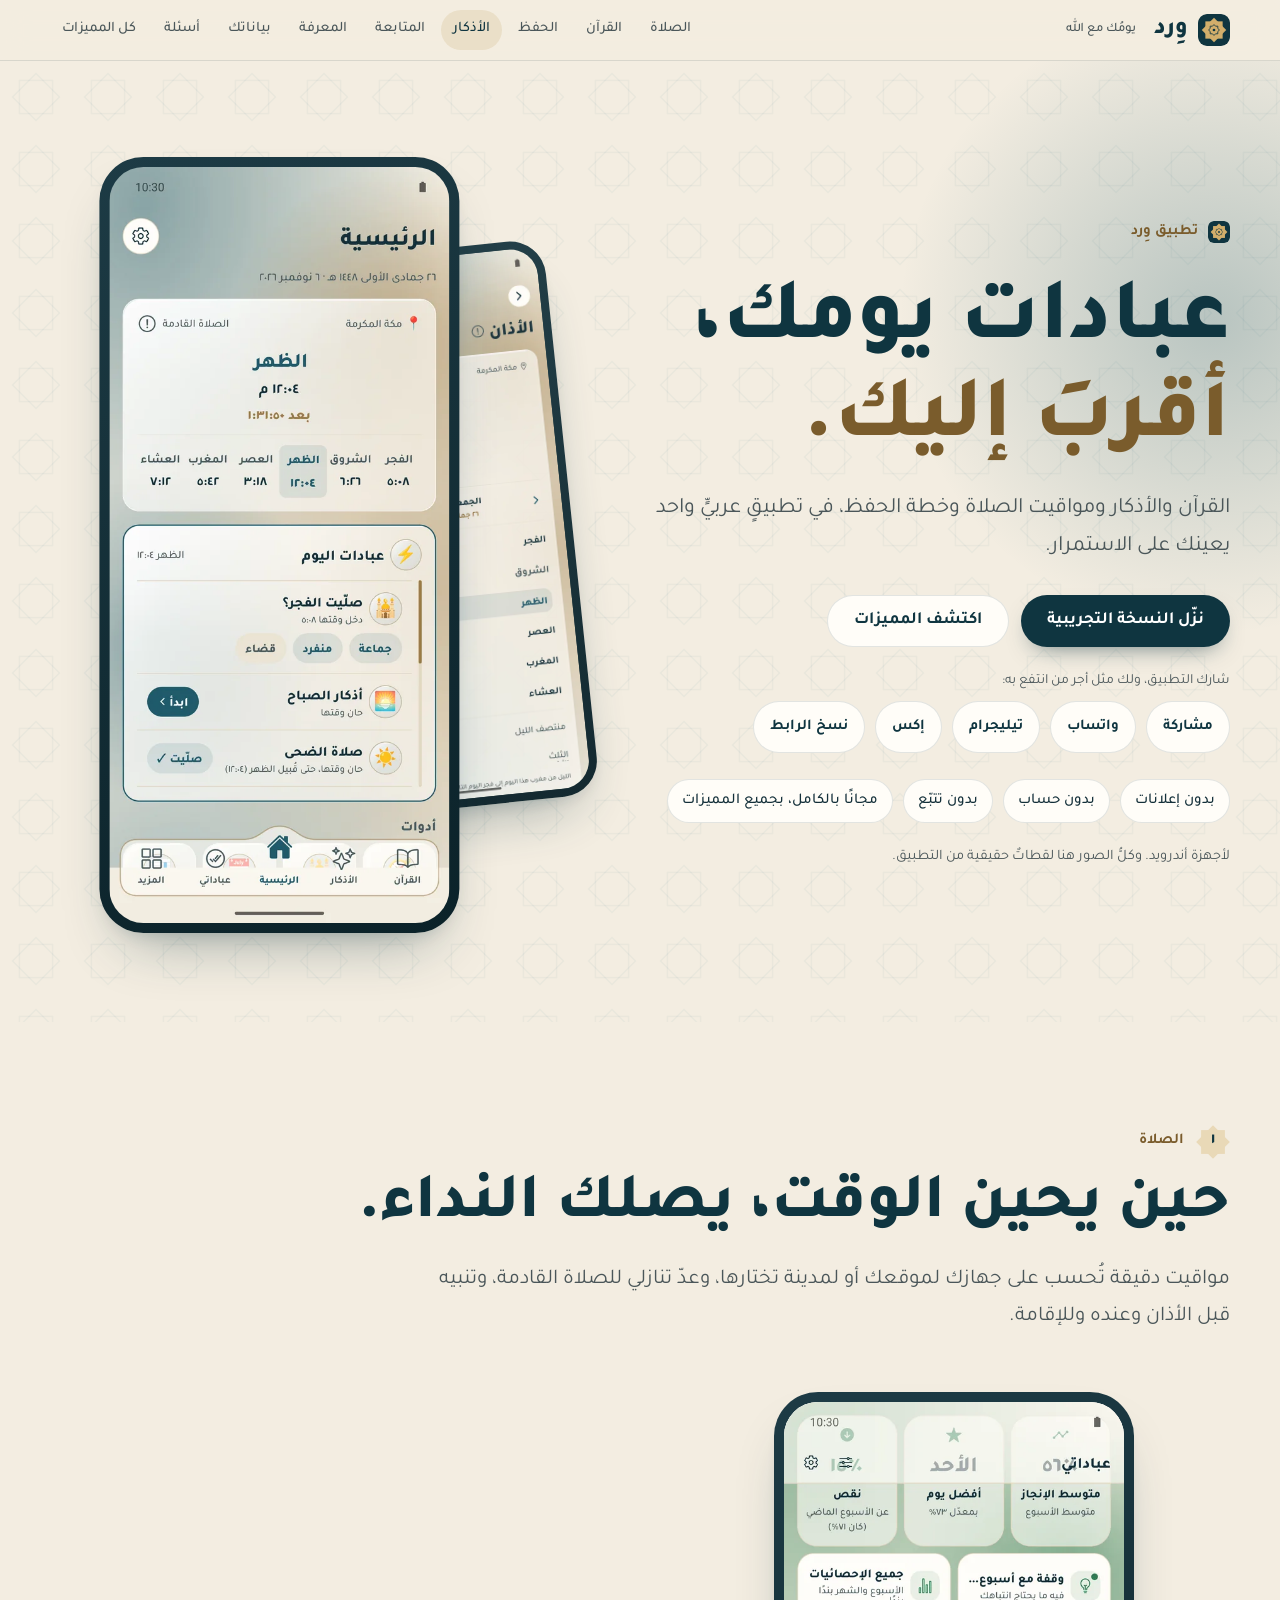
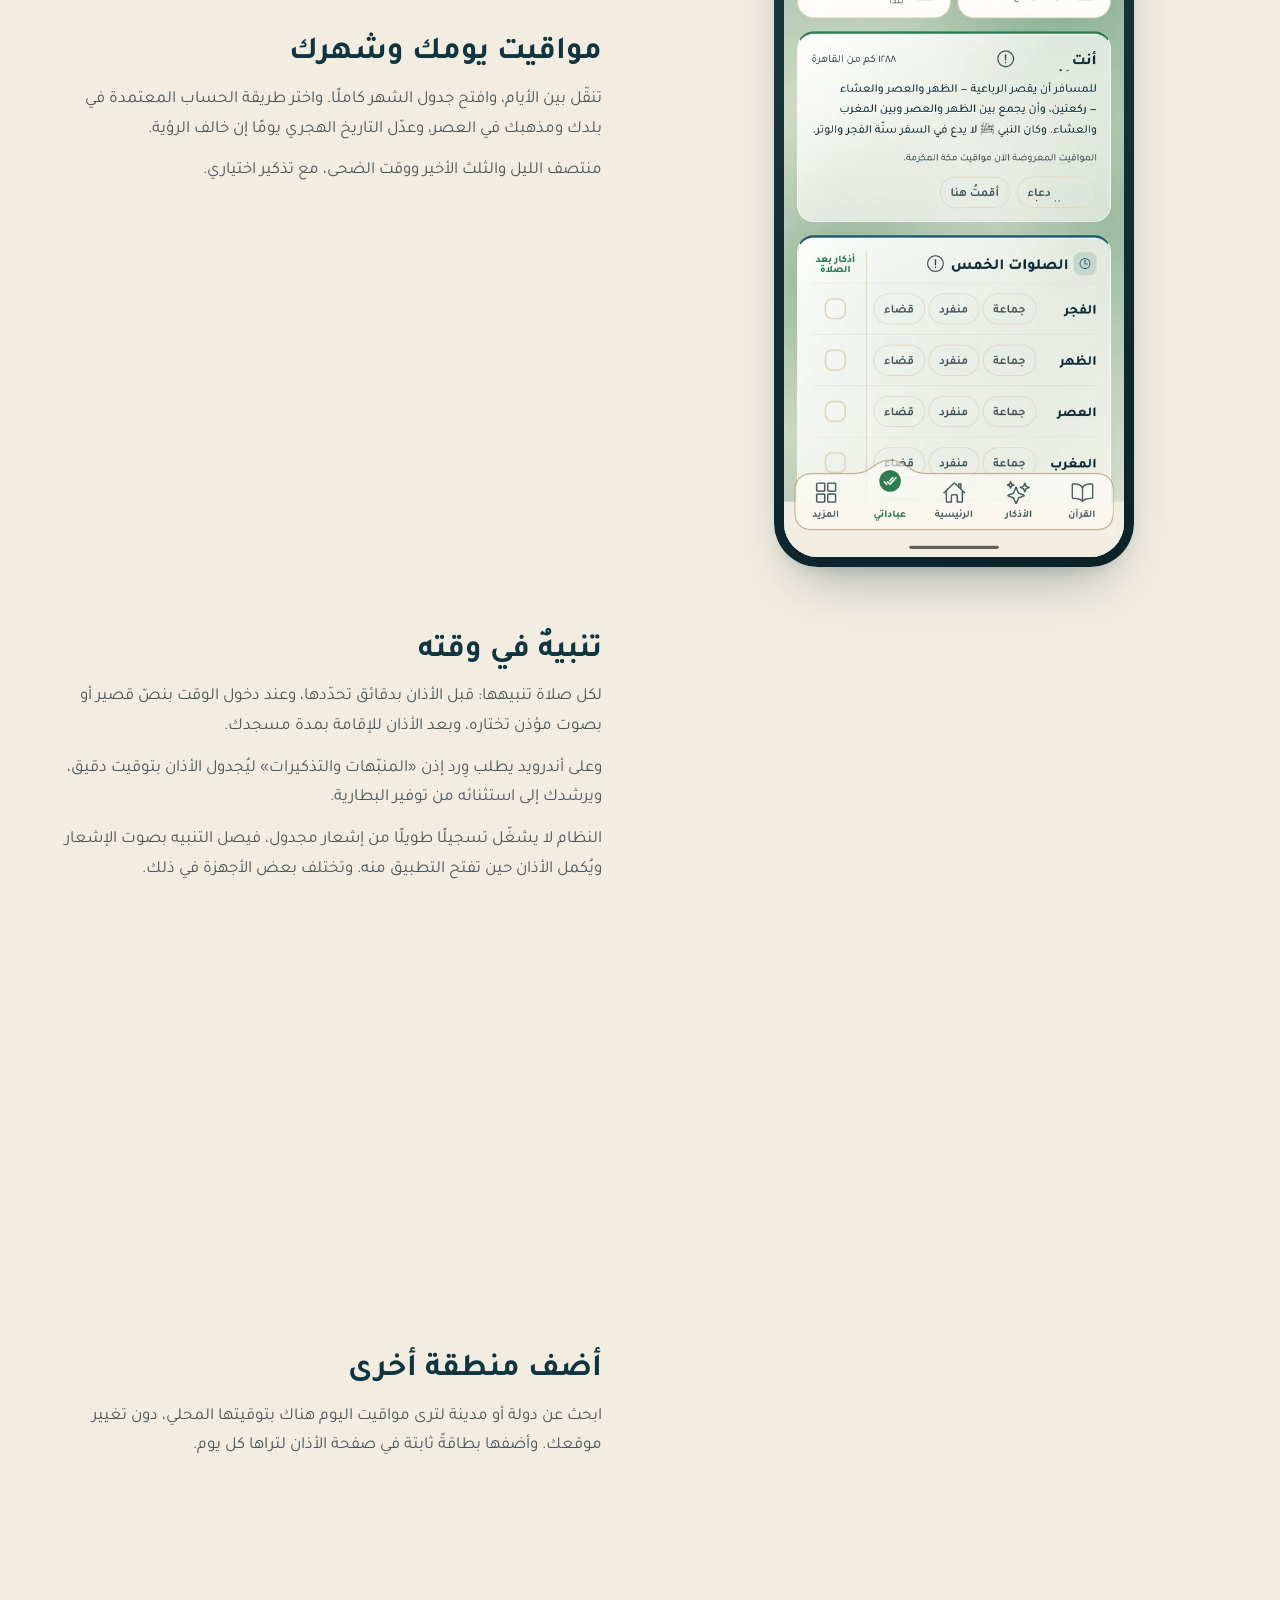
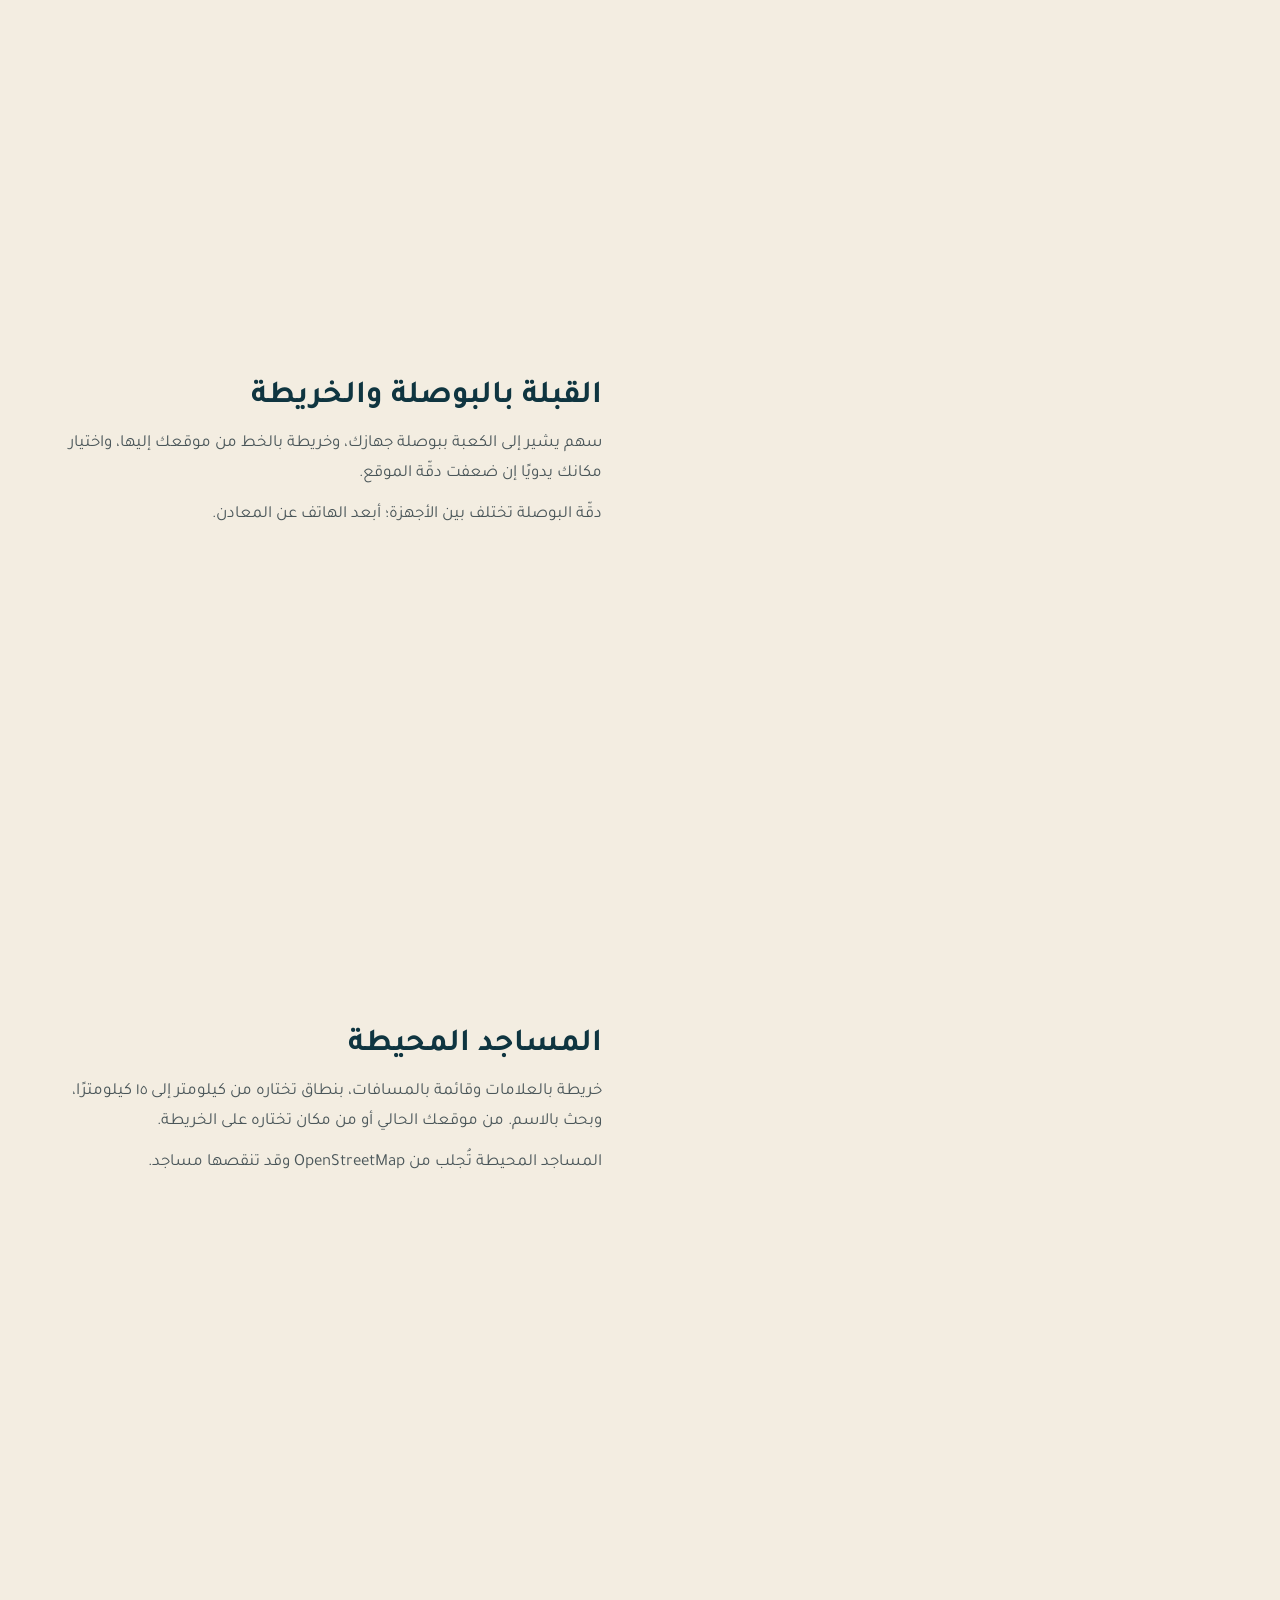
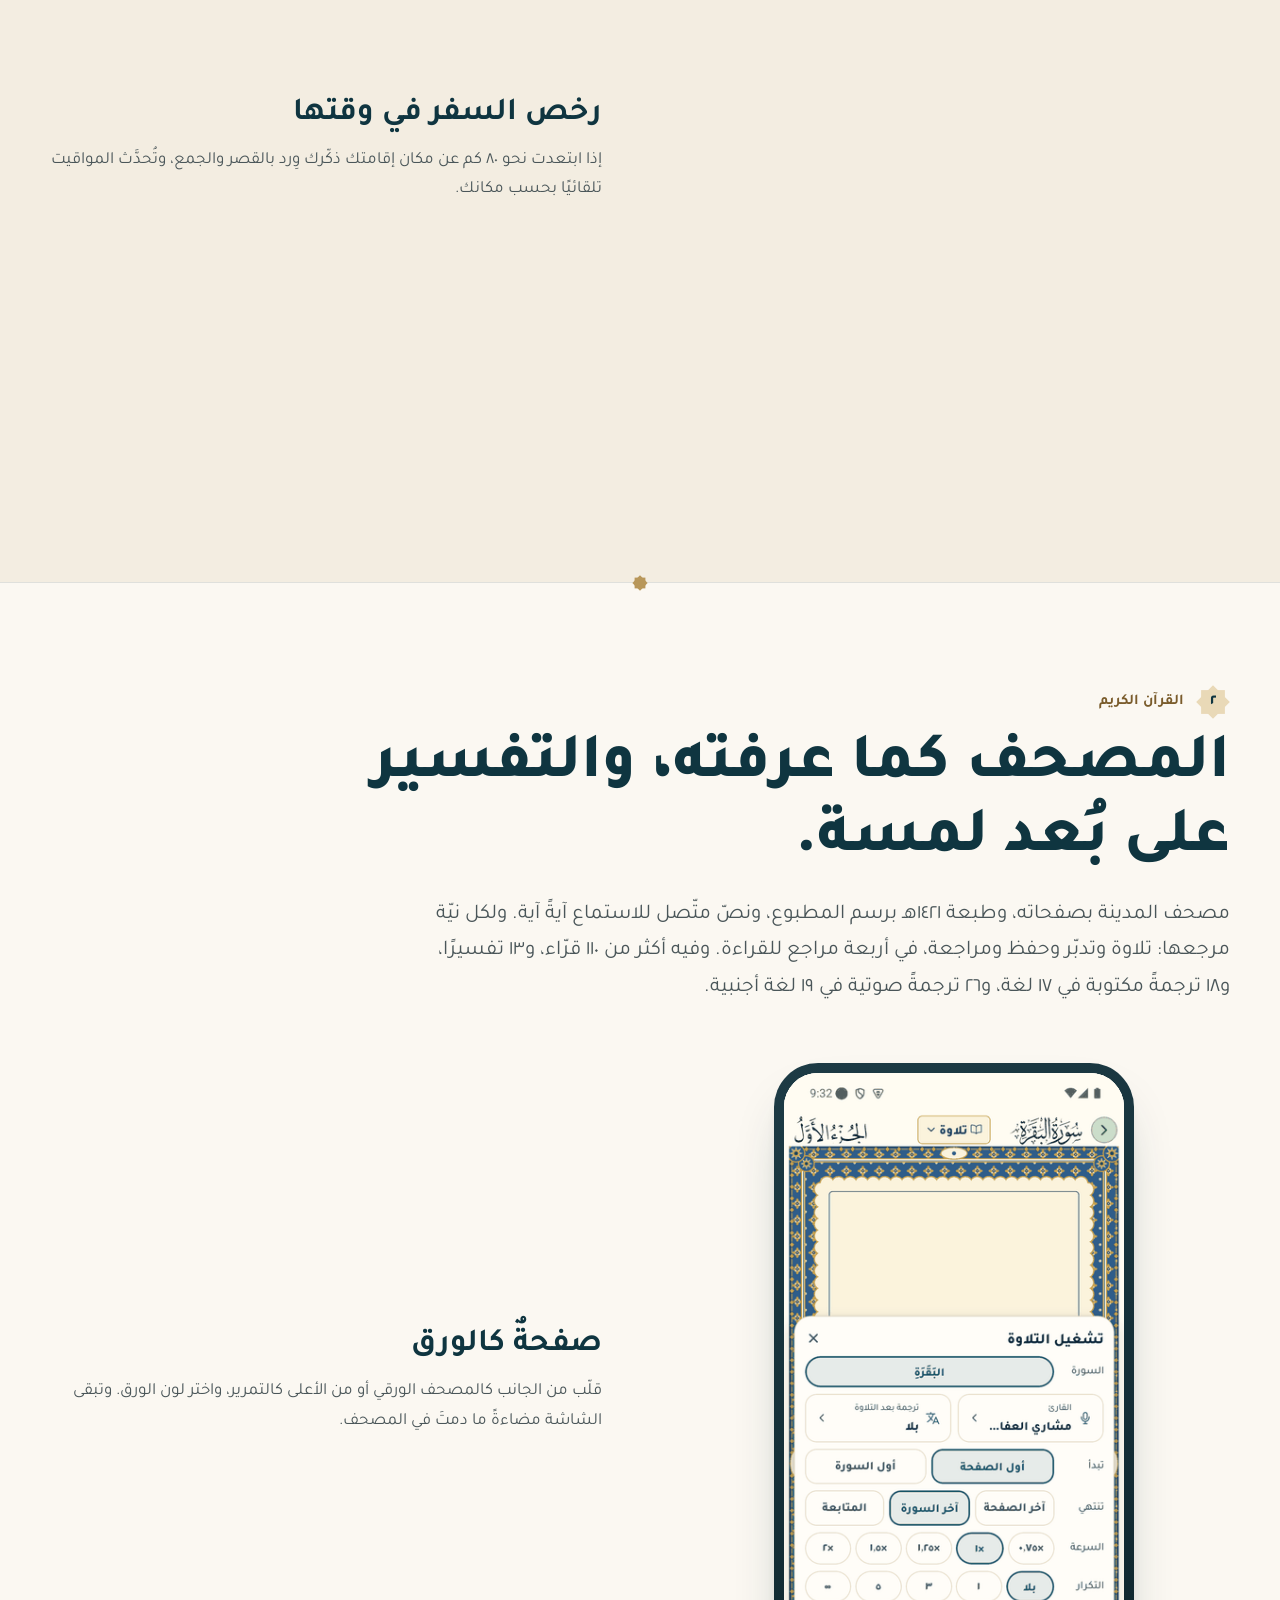
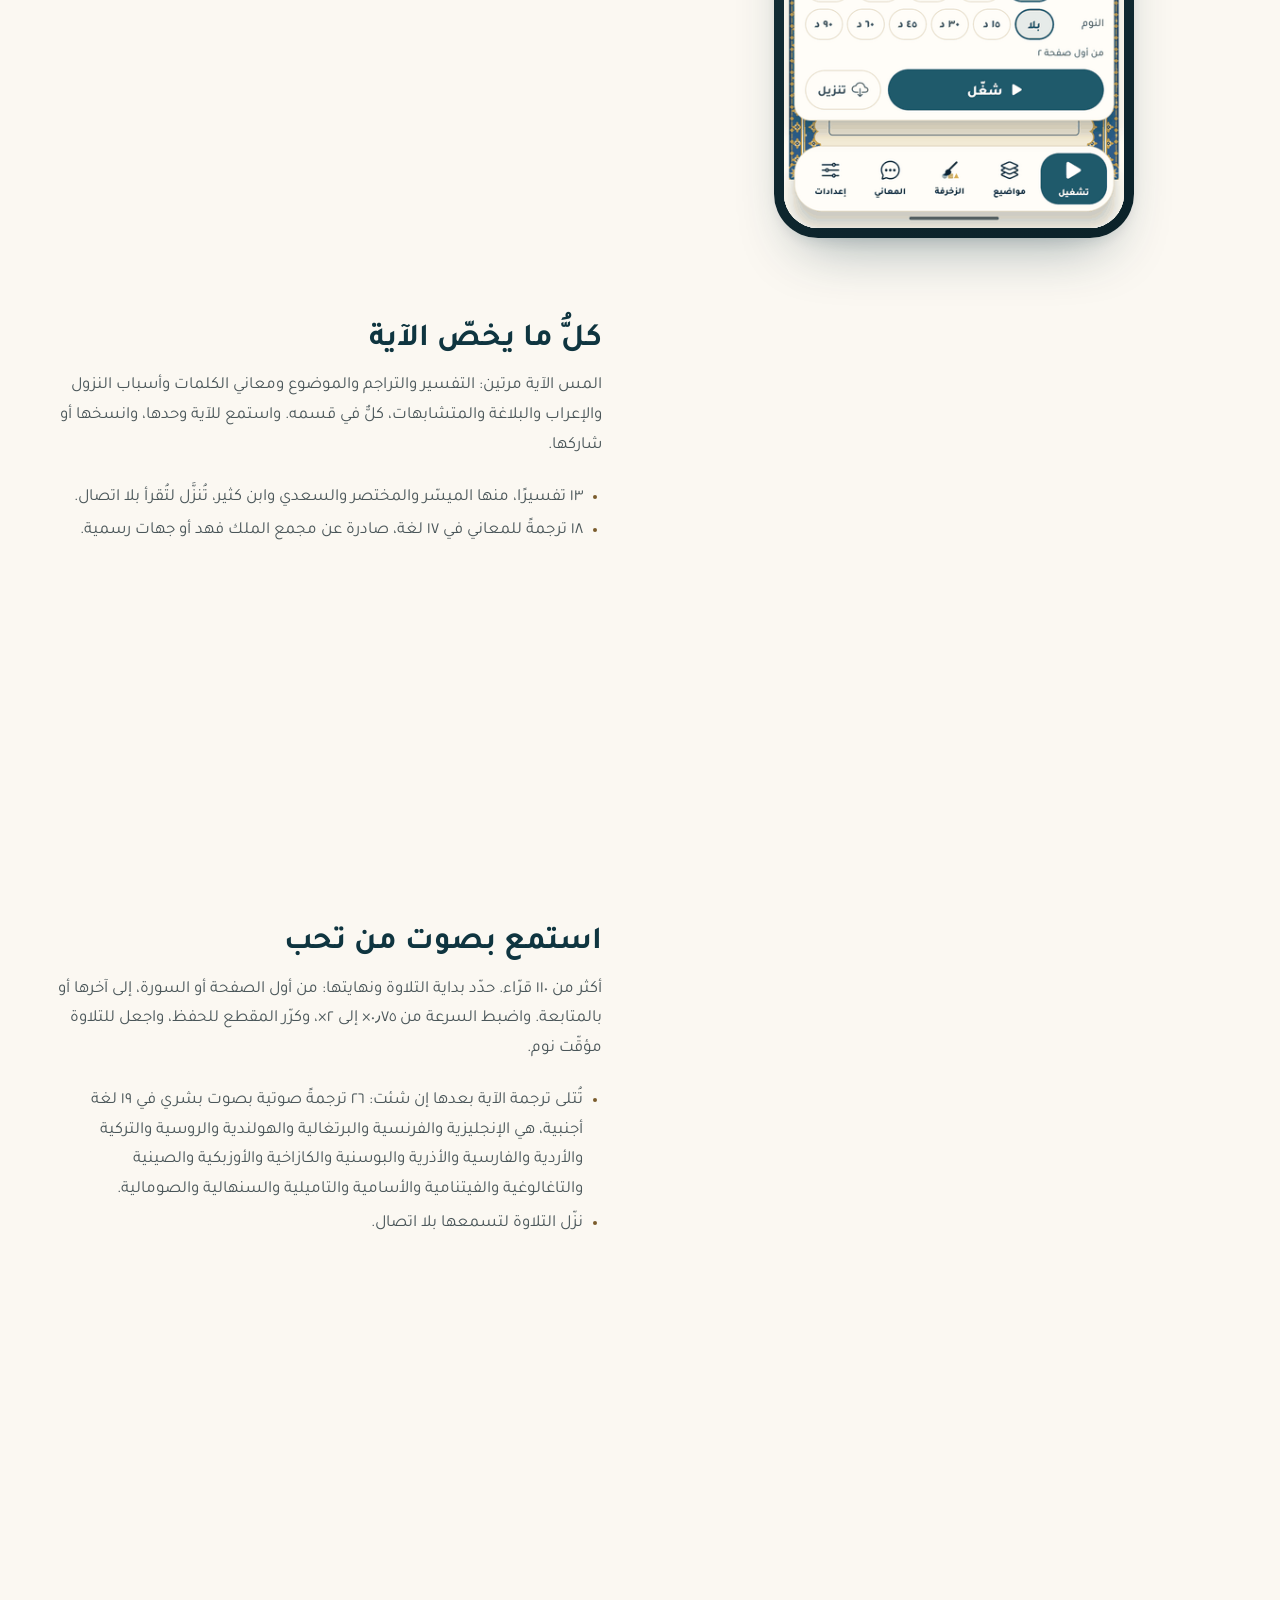
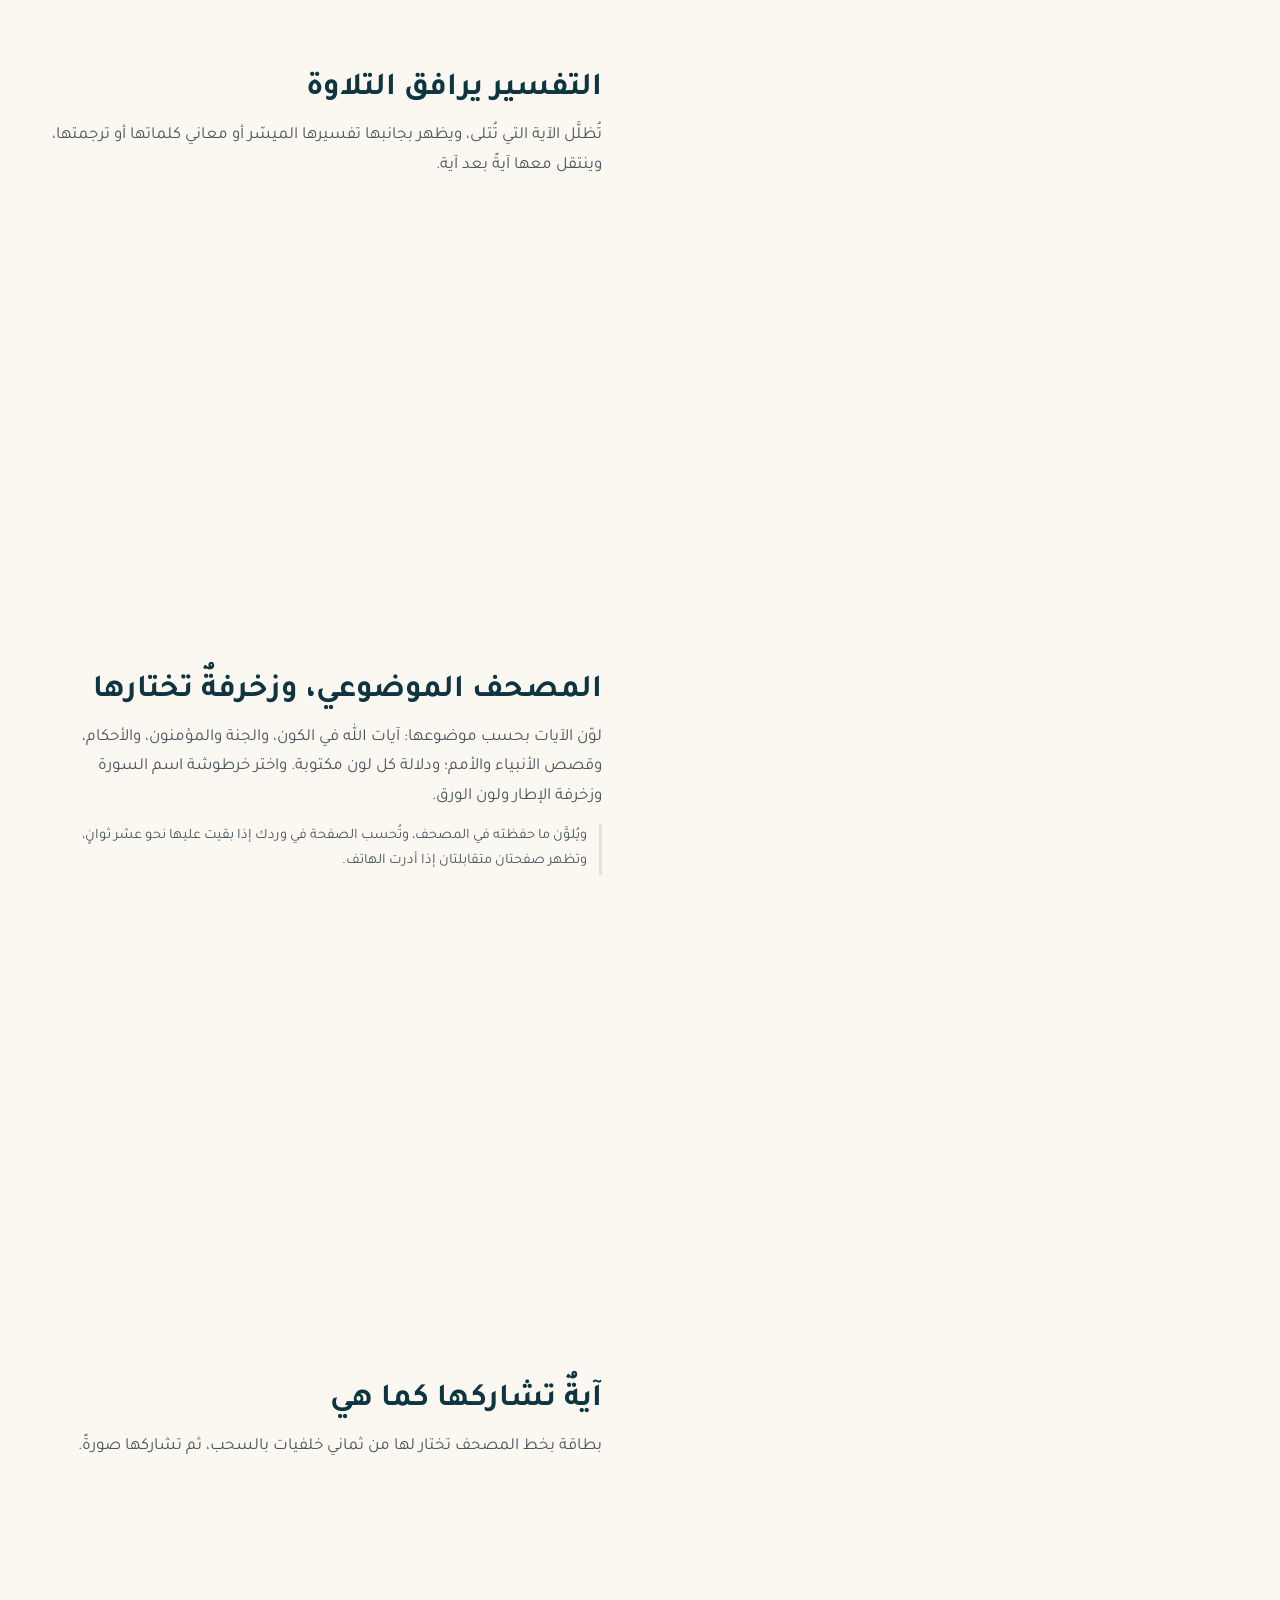
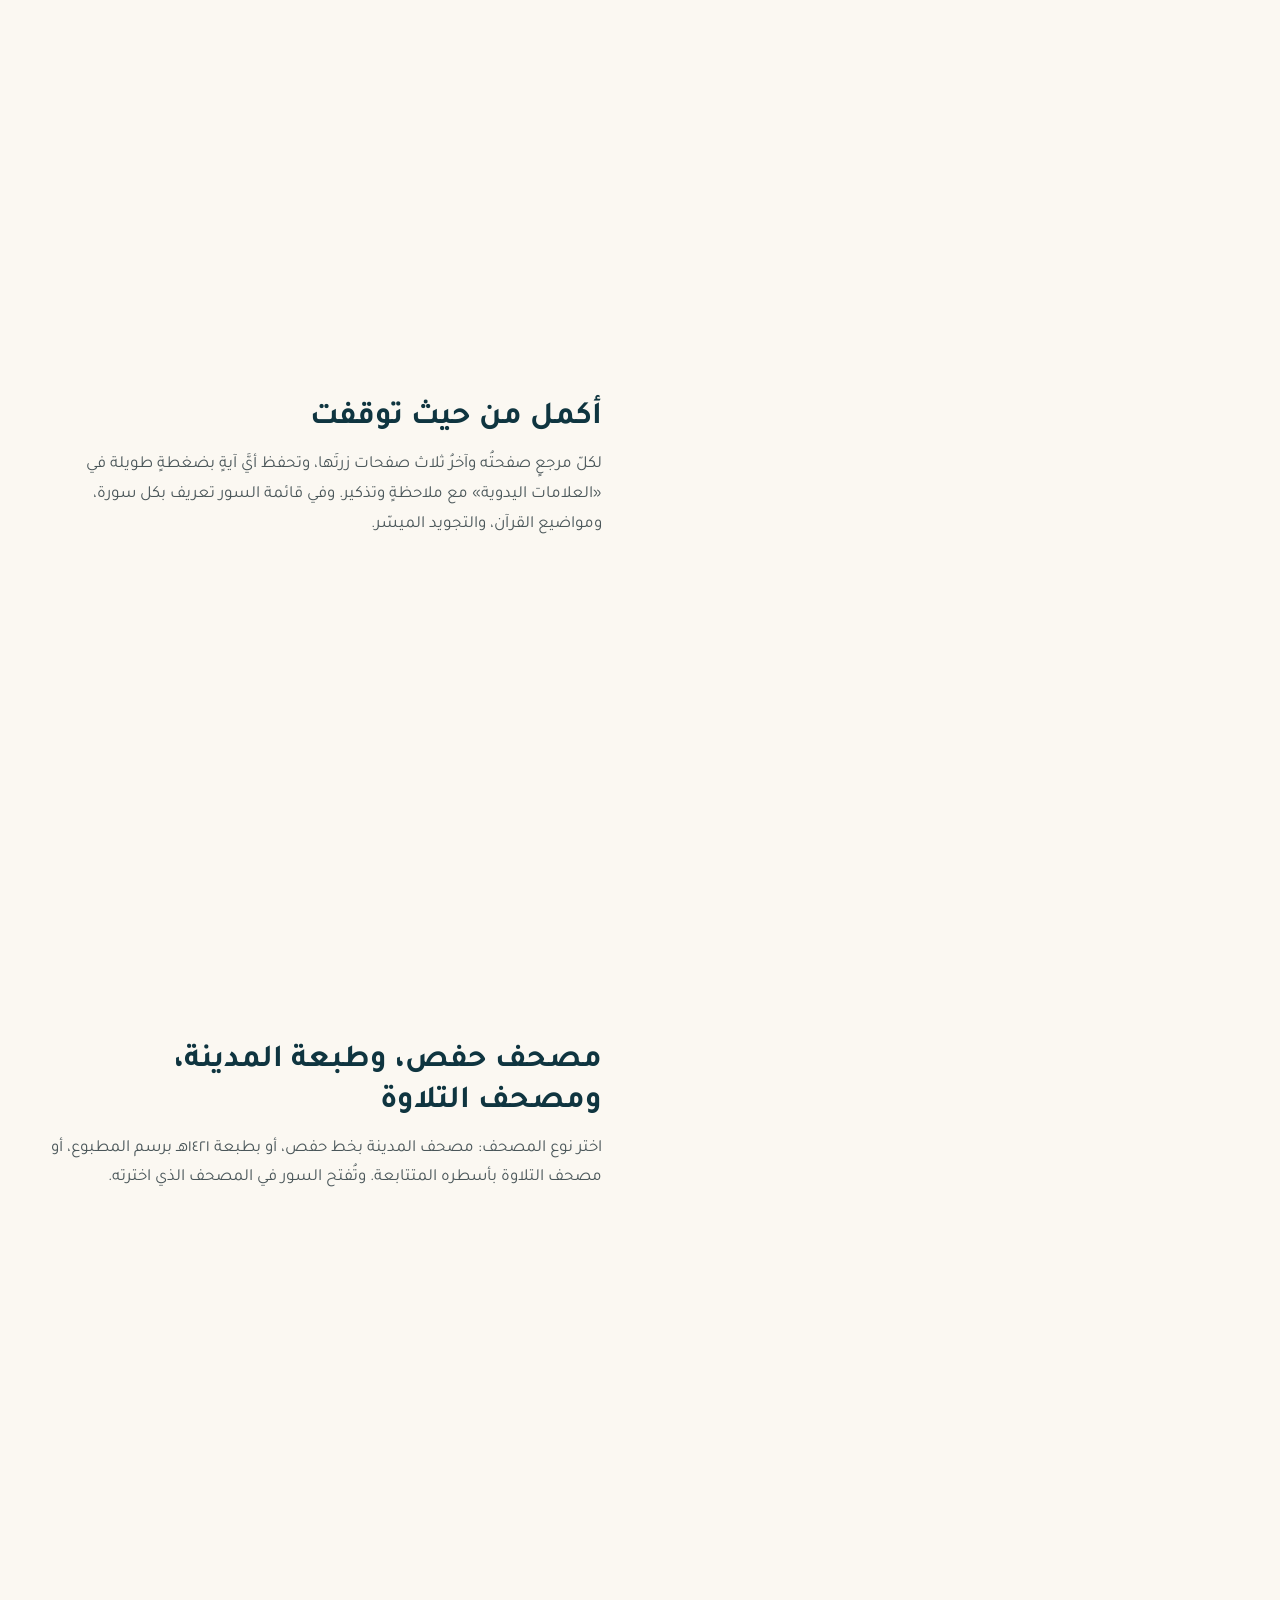
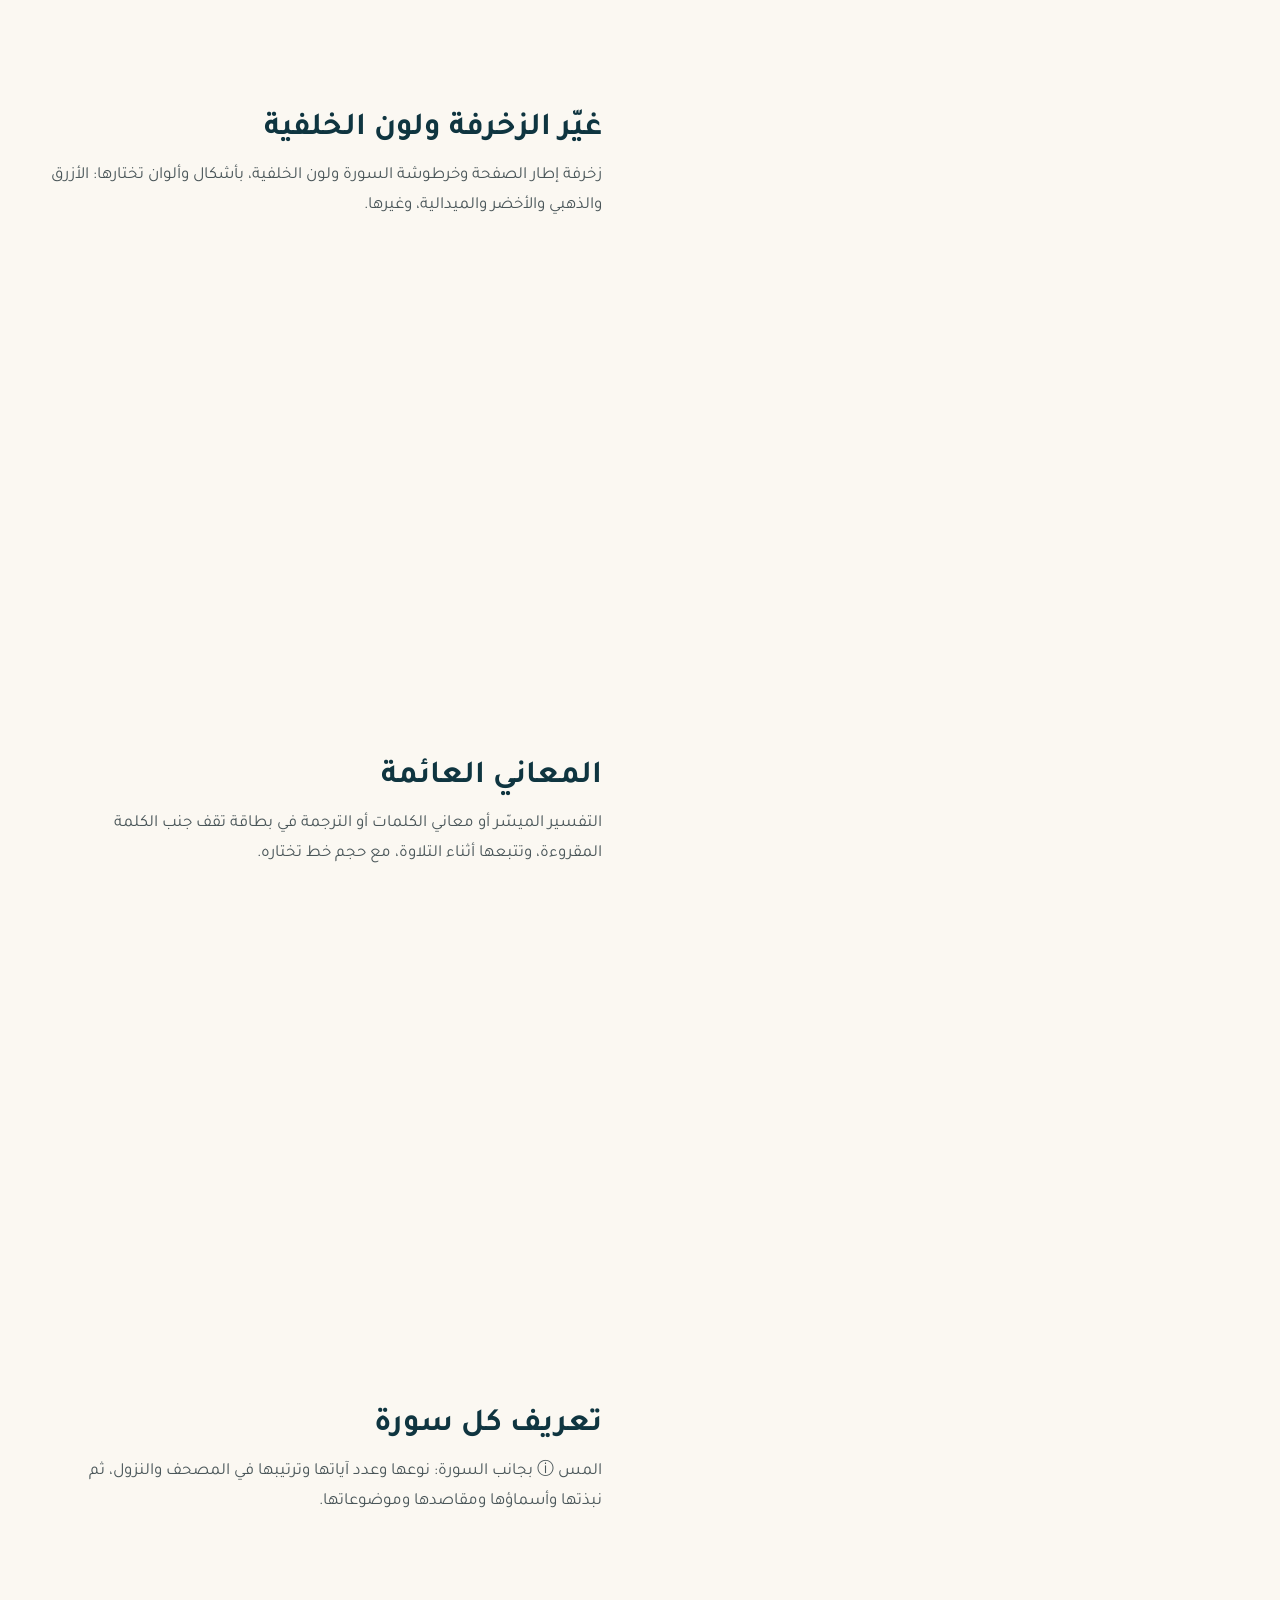
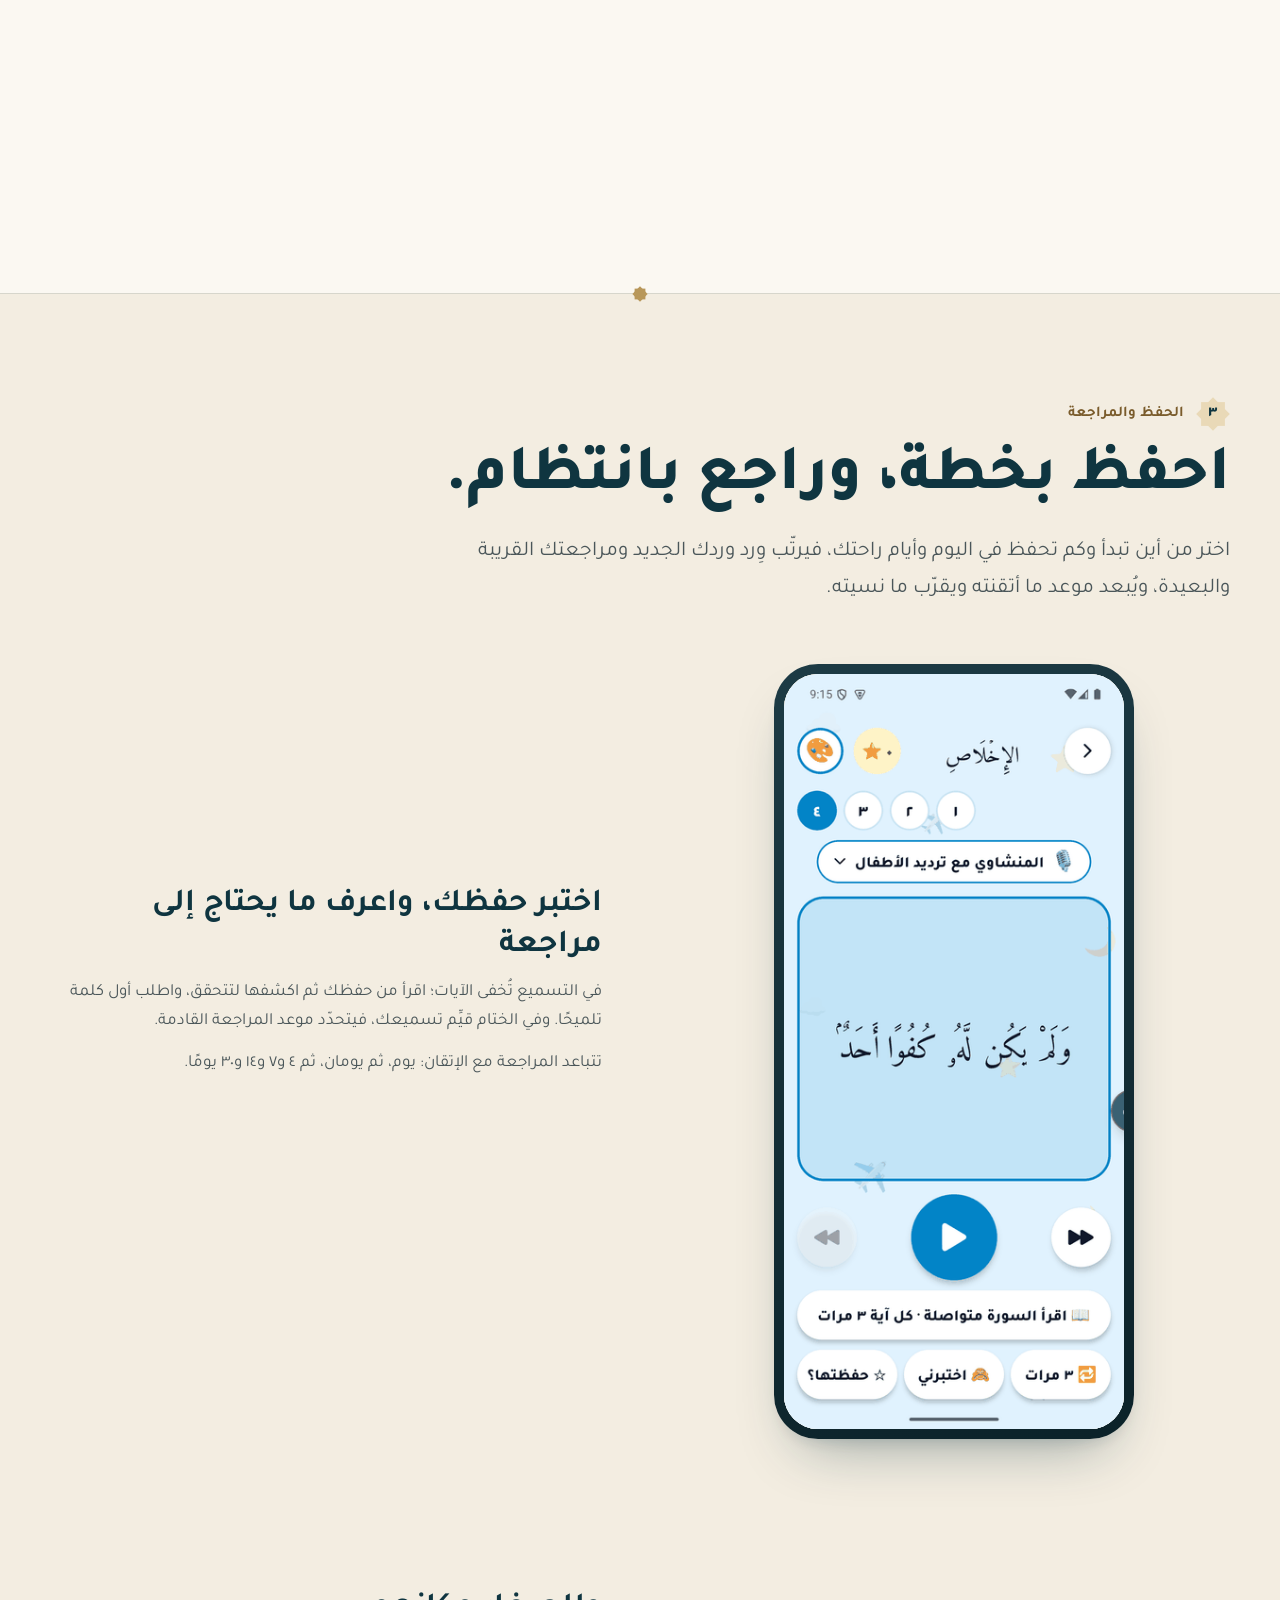
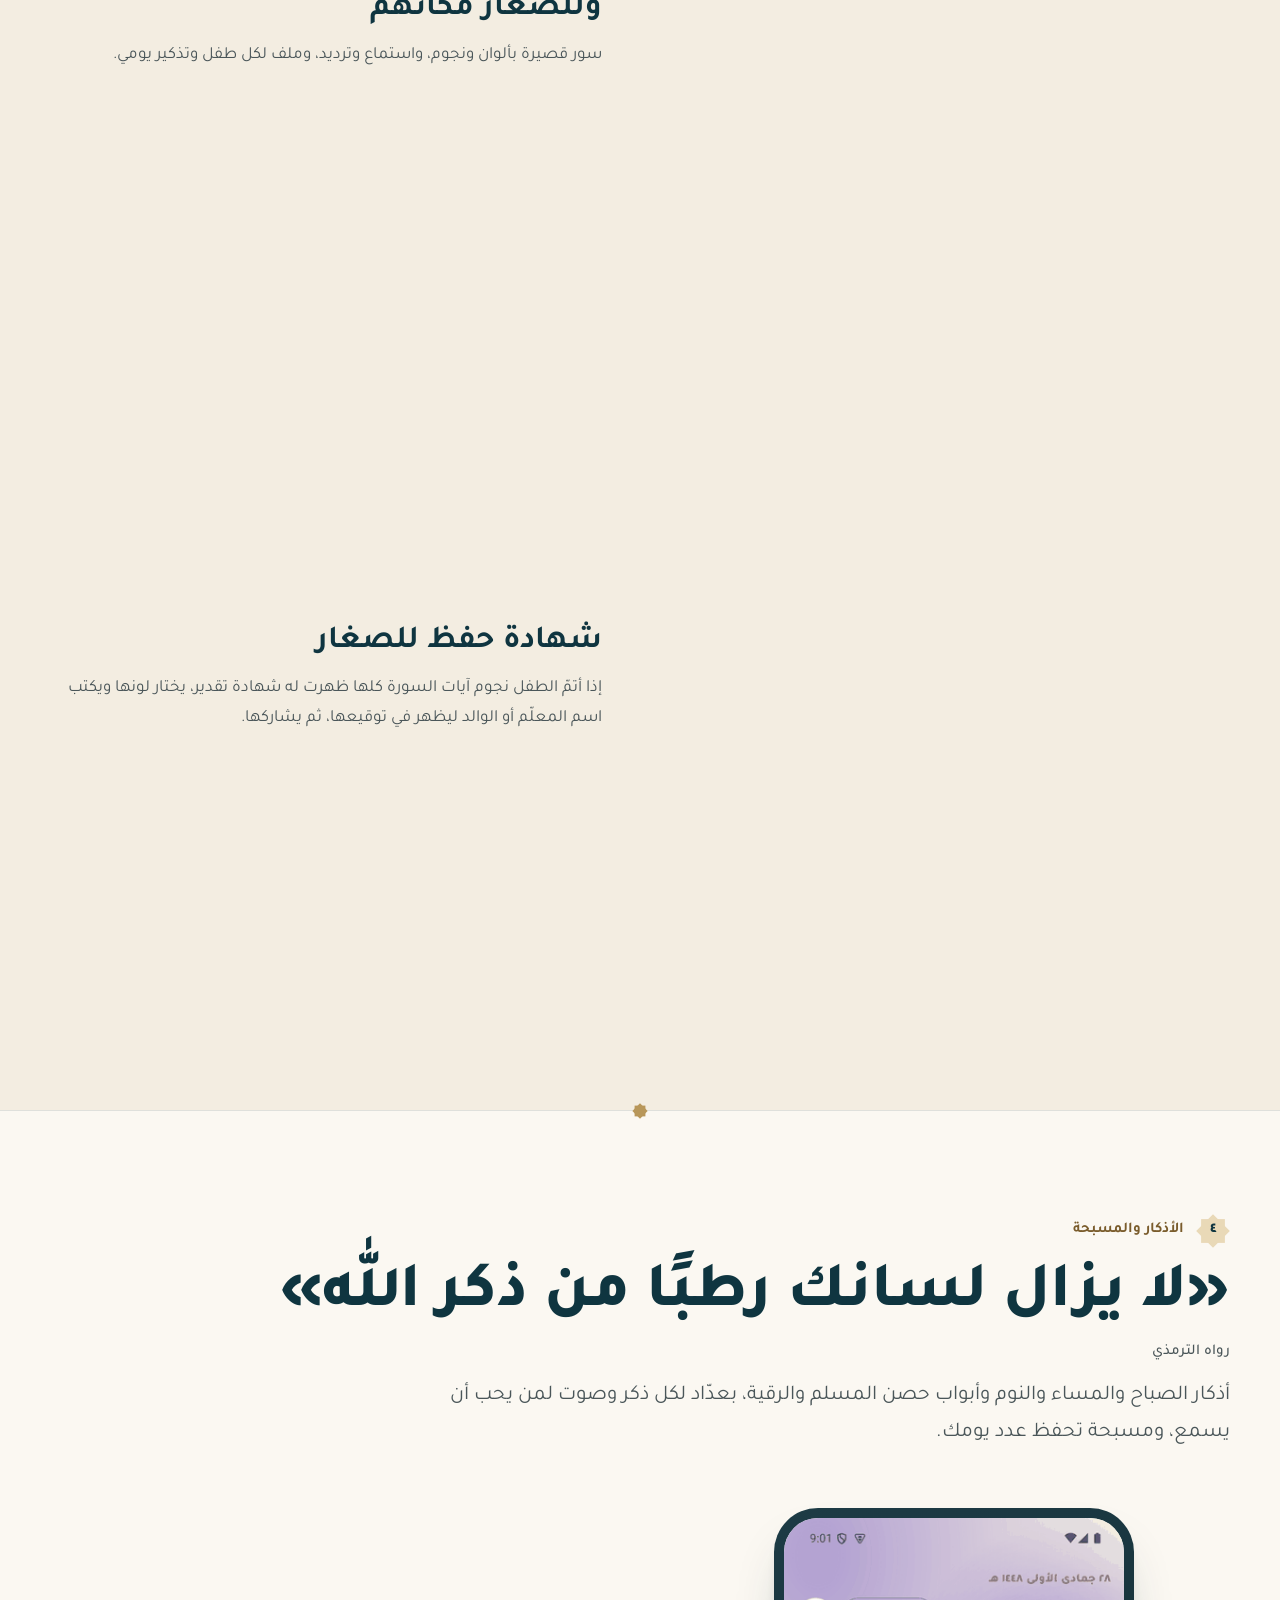
<file: index.html>
<!doctype html>
<html lang="ar" dir="rtl">
<head>
<meta charset="utf-8">
<meta name="viewport" content="width=device-width, initial-scale=1">
<title>وِرد — يومك مع الله في تطبيق واحد</title>
<meta name="description" content="وِرد تطبيق عربي لأندرويد يجمع مواقيت الصلاة والأذان، والمصحف بالتفاسير، وخطة الحفظ، والأذكار والمسبحة، ومتابعة هادئة للعبادات. بلا حساب ولا إعلانات.">
<meta name="theme-color" content="#F3EDE1">
<link rel="icon" href="assets/img/mark.svg" type="image/svg+xml">
<link rel="icon" href="assets/img/icon.png" sizes="192x192">
<link rel="apple-touch-icon" href="assets/img/apple-touch-icon.png">
<meta property="og:type" content="website">
<meta property="og:locale" content="ar_AR">
<meta property="og:title" content="وِرد — يومك مع الله في تطبيق واحد">
<meta property="og:description" content="مواقيت وأذان، ومصحف بالتفاسير، وحفظ ومراجعة، وأذكار ومسبحة، ومتابعة للعبادات.">
<meta property="og:image" content="https://hossammmoussa.github.io/wird-site/assets/img/og.png">
<meta property="og:image:width" content="1200">
<meta property="og:image:height" content="630">
<meta name="twitter:card" content="summary_large_image">
<link rel="preload" href="assets/fonts/tajawal-800.woff" as="font" type="font/woff" crossorigin>
<link rel="preload" href="assets/fonts/tajawal-400.woff" as="font" type="font/woff" crossorigin>
<link rel="stylesheet" href="assets/css/site.css">
</head>
<body>
<a class="skip" href="#main">تخطَّ إلى المحتوى</a>

<header class="top">
  <div class="wrap">
    <a class="brand" href="#top"><img src="assets/img/mark.svg" width="32" height="32" alt="">وِرد<small>يومُك مع الله</small></a>
    <nav class="chapters" aria-label="فصول الصفحة">
      <a href="#prayer">الصلاة</a>
      <a href="#quran">القرآن</a>
      <a href="#hifz">الحفظ</a>
      <a href="#athkar">الأذكار</a>
      <a href="#track">المتابعة</a>
      <a href="#know">المعرفة</a>
      <a href="#data">بياناتك</a>
      <a href="#faq">أسئلة</a>
      <a href="#all">كل المميزات</a>
    </nav>
  </div>
</header>

<main id="main">

<section class="hero pattern-bg" id="top" aria-labelledby="hero-title">
  <div class="wrap">
    <div>
      <p class="eyebrow"><img src="assets/img/mark.svg" width="22" height="22" alt="">تطبيق وِرد</p>
      <h1 id="hero-title">عبادات يومك،<br><em>أقربَ إليك.</em></h1>
      <p class="lead">القرآن والأذكار ومواقيت الصلاة وخطة الحفظ، في تطبيقٍ عربيٍّ واحد يعينك على الاستمرار.</p>
      <div class="cta-row">
        <a class="btn primary" href="https://expo.dev/artifacts/eas/2M5kXWdztC3nI8rpETQ-zLAiLALARU20DMwduoTVmHQ.apk" download>نزّل النسخة التجريبية</a>
        <a class="btn ghost" href="#prayer">اكتشف المميزات</a>
      </div>
      <div class="share-top">
        <span class="share-label">شارك التطبيق، ولك مثل أجر من انتفع به:</span>
        <div class="share-row" data-url="https://hossammmoussa.github.io/wird-site/" data-text="وِرد: تطبيق عربي للعبادة اليومية، بدون إعلانات وبدون حساب وبدون تتبّع، ومجانًا بالكامل بجميع المميزات.">
          <button type="button" class="btn ghost" data-share="native" hidden>مشاركة</button>
          <a class="btn ghost" data-share="whatsapp" href="#" target="_blank" rel="noopener">واتساب</a>
          <a class="btn ghost" data-share="telegram" href="#" target="_blank" rel="noopener">تيليجرام</a>
          <a class="btn ghost" data-share="x" href="#" target="_blank" rel="noopener">إكس</a>
          <button type="button" class="btn ghost" data-share="copy">نسخ الرابط</button>
        </div>
      </div>
      <ul class="facts" aria-label="مبادئ التطبيق">
        <li>بدون إعلانات</li>
        <li>بدون حساب</li>
        <li>بدون تتبّع</li>
        <li>مجانًا بالكامل، بجميع المميزات</li>
      </ul>
      <p class="status-note">لأجهزة أندرويد. وكلُّ الصور هنا لقطاتٌ حقيقية من التطبيق.</p>
    </div>
    <div class="phones reveal" aria-hidden="false">
      <div class="phone sm back"><img src="assets/img/adhan-540.webp" srcset="assets/img/adhan-540.webp 540w, assets/img/adhan-1080.webp 1080w" sizes="(max-width: 560px) 70vw, (max-width: 900px) 300px, 360px" width="540" height="1200" alt="شاشة الأذان: الصلاة القادمة الظهر بعد ساعة ونصف، ومواقيت يوم الجمعة في مكة المكرمة." loading="eager" fetchpriority="high" decoding="async"></div>
      <div class="phone front"><img src="assets/img/home-540.webp" srcset="assets/img/home-540.webp 540w, assets/img/home-1080.webp 1080w" sizes="(max-width: 560px) 70vw, (max-width: 900px) 300px, 360px" width="540" height="1200" alt="الشاشة الرئيسية في وِرد: بطاقة المواقيت في مكة المكرمة والصلاة القادمة الظهر، وتحتها عبادات اليوم: صلاة الفجر وأذكار الصباح وصلاة الضحى." loading="eager" fetchpriority="high" decoding="async"></div>
    </div>
  </div>
</section>

<section class="chapter" id="prayer" aria-labelledby="prayer-title">
  <div class="wrap">
    <p class="kicker reveal"><span class="num">١</span>الصلاة</p>
    <h2 id="prayer-title" class="reveal">حين يحين الوقت، يصلك النداء.</h2>
    <p class="intro reveal">مواقيت دقيقة تُحسب على جهازك لموقعك أو لمدينة تختارها، وعدّ تنازلي للصلاة القادمة، وتنبيه قبل الأذان وعنده وللإقامة.</p>

    <div class="scrolly">
      <div class="stage" aria-hidden="true">
        <div class="phone">
          <img src="assets/gif/prayer-month.gif" width="360" height="800" alt="" loading="lazy" decoding="async" class="on" data-step="month">
          <img src="assets/gif/adhan-prefs.gif" width="360" height="800" alt="" loading="lazy" decoding="async" data-step="alerts">
          <img src="assets/gif/other-times.gif" width="360" height="800" alt="" loading="lazy" decoding="async" data-step="other">
          <img src="assets/gif/qibla.gif" width="360" height="800" alt="" loading="lazy" decoding="async" data-step="qibla">
          <img src="assets/gif/mosques.gif" width="360" height="800" alt="" loading="lazy" decoding="async" data-step="mosques">
          <img src="assets/img/travel-540.webp" srcset="assets/img/travel-540.webp 540w, assets/img/travel-1080.webp 1080w" sizes="(max-width: 560px) 70vw, (max-width: 900px) 300px, 360px" width="540" height="1200" alt="" loading="lazy" decoding="async" data-step="travel">
        </div>
      </div>
      <div class="steps">
        <div class="step point" data-step="month">
          <h3>مواقيت يومك وشهرك</h3>
          <p>تنقّل بين الأيام، وافتح جدول الشهر كاملًا. واختر طريقة الحساب المعتمدة في بلدك ومذهبك في العصر، وعدّل التاريخ الهجري يومًا إن خالف الرؤية.</p>
          <p>منتصف الليل والثلث الأخير ووقت الضحى، مع تذكير اختياري.</p>
          <div class="inline-shot phone"><img src="assets/gif/prayer-month.gif" width="360" height="800" alt="جدول مواقيت شهر كامل: الفجر والشروق والظهر والعصر والمغرب والعشاء لكل يوم." loading="lazy" decoding="async"></div>
        </div>
        <div class="step point" data-step="alerts">
          <h3>تنبيهٌ في وقته</h3>
          <p>لكل صلاة تنبيهها: قبل الأذان بدقائق تحدّدها، وعند دخول الوقت بنصّ قصير أو بصوت مؤذن تختاره، وبعد الأذان للإقامة بمدة مسجدك.</p>
          <p>وعلى أندرويد يطلب وِرد إذن «المنبّهات والتذكيرات» ليُجدول الأذان بتوقيت دقيق، ويرشدك إلى استثنائه من توفير البطارية.</p>
          <p>النظام لا يشغّل تسجيلًا طويلًا من إشعار مجدول، فيصل التنبيه بصوت الإشعار ويُكمل الأذان حين تفتح التطبيق منه. وتختلف بعض الأجهزة في ذلك.</p>
          <div class="inline-shot phone"><img src="assets/gif/adhan-prefs.gif" width="360" height="800" alt="إعدادات الأذان: اختيار صوت المؤذن وموعد التنبيه لكل صلاة." loading="lazy" decoding="async"></div>
        </div>
        <div class="step point" data-step="other">
          <h3>أضف منطقة أخرى</h3>
          <p>ابحث عن دولة أو مدينة لترى مواقيت اليوم هناك بتوقيتها المحلي، دون تغيير موقعك. وأضفها بطاقةً ثابتة في صفحة الأذان لتراها كل يوم.</p>
          <div class="inline-shot phone"><img src="assets/gif/other-times.gif" width="360" height="800" alt="مواقيت بلد آخر: البحث عن الرياض وعرض مواقيتها، وزر إضافتها كبطاقة ثابتة في صفحة الأذان." loading="lazy" decoding="async"></div>
        </div>
        <div class="step point" data-step="qibla">
          <h3>القبلة بالبوصلة والخريطة</h3>
          <p>سهم يشير إلى الكعبة ببوصلة جهازك، وخريطة بالخط من موقعك إليها، واختيار مكانك يدويًا إن ضعفت دقّة الموقع.</p>
          <p>دقّة البوصلة تختلف بين الأجهزة؛ أبعد الهاتف عن المعادن.</p>
          <div class="inline-shot phone"><img src="assets/gif/qibla.gif" width="360" height="800" alt="اتجاه القبلة: بوصلة بسهم نحو الكعبة، والخط إليها على الخريطة." loading="lazy" decoding="async"></div>
        </div>
        <div class="step point" data-step="mosques">
          <h3>المساجد المحيطة</h3>
          <p>خريطة بالعلامات وقائمة بالمسافات، بنطاق تختاره من كيلومتر إلى ١٥ كيلومترًا، وبحث بالاسم. من موقعك الحالي أو من مكان تختاره على الخريطة.</p>
          <p>المساجد المحيطة تُجلب من OpenStreetMap وقد تنقصها مساجد.</p>
          <div class="inline-shot phone"><img src="assets/gif/mosques.gif" width="360" height="800" alt="المساجد المحيطة: خريطة بالعلامات ونطاق البحث وقائمة بالأقرب." loading="lazy" decoding="async"></div>
        </div>
        <div class="step point" data-step="travel">
          <h3>رخص السفر في وقتها</h3>
          <p>إذا ابتعدت نحو ٨٠ كم عن مكان إقامتك ذكّرك وِرد بالقصر والجمع، وتُحدَّث المواقيت تلقائيًا بحسب مكانك.</p>
          <div class="inline-shot phone"><img src="assets/img/travel-540.webp" srcset="assets/img/travel-540.webp 540w, assets/img/travel-1080.webp 1080w" sizes="(max-width: 560px) 70vw, (max-width: 900px) 300px, 360px" width="540" height="1200" alt="بطاقة السفر في شاشة عباداتي: تذكير بقصر الرباعية والجمع، وزر «أقمتُ هنا»." loading="lazy" decoding="async"></div>
        </div>
      </div>
    </div>
  </div>
</section>

<section class="chapter alt" id="quran" aria-labelledby="quran-title">
  <div class="wrap">
    <p class="kicker reveal"><span class="num">٢</span>القرآن الكريم</p>
    <h2 id="quran-title" class="reveal">المصحف كما عرفته، والتفسير على بُعد لمسة.</h2>
    <p class="intro reveal">مصحف المدينة بصفحاته، وطبعة ١٤٢١هـ برسم المطبوع، ونصّ متّصل للاستماع آيةً آية. ولكل نيّة مرجعها: تلاوة وتدبّر وحفظ ومراجعة، في أربعة مراجع للقراءة. وفيه أكثر من ١١٠ قرّاء، و١٣ تفسيرًا، و١٨ ترجمةً مكتوبة في ١٧ لغة، و٢٦ ترجمةً صوتية في ١٩ لغة أجنبية.</p>

    <div class="scrolly">
      <div class="stage" aria-hidden="true">
        <div class="phone">
          <img src="assets/gif/mushaf.gif" width="360" height="800" alt="" loading="lazy" decoding="async" class="on" data-step="mushaf">
          <img src="assets/img/ayah-540.webp" srcset="assets/img/ayah-540.webp 540w, assets/img/ayah-1080.webp 1080w" sizes="(max-width: 560px) 70vw, (max-width: 900px) 300px, 360px" width="540" height="1200" alt="" loading="lazy" decoding="async" data-step="ayah">
          <img src="assets/gif/mushaf-play.gif" width="360" height="800" alt="" loading="lazy" decoding="async" data-step="recite">
          <img src="assets/gif/mushaf-playing.gif" width="360" height="800" alt="" loading="lazy" decoding="async" data-step="follow">
          <img src="assets/gif/mushaf-topics.gif" width="360" height="800" alt="" loading="lazy" decoding="async" data-step="topics">
          <img src="assets/img/ayah-image-540.webp" srcset="assets/img/ayah-image-540.webp 540w, assets/img/ayah-image-1080.webp 1080w" sizes="(max-width: 560px) 70vw, (max-width: 900px) 300px, 360px" width="540" height="1200" alt="" loading="lazy" decoding="async" data-step="share">
          <img src="assets/gif/quran.gif" width="360" height="800" alt="" loading="lazy" decoding="async" data-step="modes">
          <img src="assets/gif/mushaf-kinds.gif" width="360" height="800" alt="" loading="lazy" decoding="async" data-step="kinds">
          <img src="assets/gif/mushaf-decor.gif" width="360" height="800" alt="" loading="lazy" decoding="async" data-step="decor">
          <img src="assets/gif/mushaf-meanings.gif" width="360" height="800" alt="" loading="lazy" decoding="async" data-step="meanings">
          <img src="assets/gif/surah-info.gif" width="360" height="800" alt="" loading="lazy" decoding="async" data-step="surahinfo">
        </div>
      </div>
      <div class="steps">
        <div class="step point" data-step="mushaf">
          <h3>صفحةٌ كالورق</h3>
          <p>قلّب من الجانب كالمصحف الورقي أو من الأعلى كالتمرير، واختر لون الورق. وتبقى الشاشة مضاءةً ما دمتَ في المصحف.</p>
          <div class="inline-shot phone"><img src="assets/gif/mushaf.gif" width="360" height="800" alt="صفحة من سورة البقرة في مصحف المدينة، بإطارها الأزرق والذهبي وعنوان السورة." loading="lazy" decoding="async"></div>
        </div>
        <div class="step point" data-step="ayah">
          <h3>كلُّ ما يخصّ الآية</h3>
          <p>المس الآية مرتين: التفسير والتراجم والموضوع ومعاني الكلمات وأسباب النزول والإعراب والبلاغة والمتشابهات، كلٌّ في قسمه. واستمع للآية وحدها، وانسخها أو شاركها.</p>
          <ul>
            <li>١٣ تفسيرًا، منها الميسّر والمختصر والسعدي وابن كثير، تُنزَّل لتُقرأ بلا اتصال.</li>
            <li>١٨ ترجمةً للمعاني في ١٧ لغة، صادرة عن مجمع الملك فهد أو جهات رسمية.</li>
          </ul>
          <div class="inline-shot phone"><img src="assets/img/ayah-540.webp" srcset="assets/img/ayah-540.webp 540w, assets/img/ayah-1080.webp 1080w" sizes="(max-width: 560px) 70vw, (max-width: 900px) 300px, 360px" width="540" height="1200" alt="شاشة الآية الثالثة من سورة البقرة: نص الآية، وأزرار الاستماع والنسخ والمشاركة، وقسم التفسير الميسّر." loading="lazy" decoding="async"></div>
        </div>
        <div class="step point" data-step="recite">
          <h3>استمع بصوت من تحب</h3>
          <p>أكثر من ١١٠ قرّاء. حدّد بداية التلاوة ونهايتها: من أول الصفحة أو السورة، إلى آخرها أو بالمتابعة. واضبط السرعة من ٠٫٧٥× إلى ٢×، وكرّر المقطع للحفظ، واجعل للتلاوة مؤقّت نوم.</p>
          <ul>
            <li>تُتلى ترجمة الآية بعدها إن شئت: ٢٦ ترجمةً صوتية بصوت بشري في ١٩ لغة أجنبية، هي الإنجليزية والفرنسية والبرتغالية والهولندية والروسية والتركية والأردية والفارسية والأذرية والبوسنية والكازاخية والأوزبكية والصينية والتاغالوغية والفيتنامية والأسامية والتاميلية والسنهالية والصومالية.</li>
            <li>نزّل التلاوة لتسمعها بلا اتصال.</li>
          </ul>
          <div class="inline-shot phone"><img src="assets/gif/mushaf-play.gif" width="360" height="800" alt="لوحة تشغيل التلاوة فوق صفحة المصحف: السورة والقارئ وترجمة بعد التلاوة، والبداية والنهاية، والسرعة والتكرار ومؤقّت النوم، وزرّا «شغّل» و«تنزيل»." loading="lazy" decoding="async"></div>
        </div>
        <div class="step point" data-step="follow">
          <h3>التفسير يرافق التلاوة</h3>
          <p>تُظلَّل الآية التي تُتلى، ويظهر بجانبها تفسيرها الميسّر أو معاني كلماتها أو ترجمتها، وينتقل معها آيةً بعد آية.</p>
          <div class="inline-shot phone"><img src="assets/gif/mushaf-playing.gif" width="360" height="800" alt="المصحف أثناء التلاوة: الآية السادسة من سورة البقرة مظلّلة، وفوقها مربّع «التفسير الميسّر» بمعناها." loading="lazy" decoding="async"></div>
        </div>
        <div class="step point" data-step="topics">
          <h3>المصحف الموضوعي، وزخرفةٌ تختارها</h3>
          <p>لوّن الآيات بحسب موضوعها: آيات الله في الكون، والجنة والمؤمنون، والأحكام، وقصص الأنبياء والأمم؛ ودلالة كل لون مكتوبة. واختر خرطوشة اسم السورة وزخرفة الإطار ولون الورق.</p>
          <p class="note">ويُلوَّن ما حفظته في المصحف، وتُحسب الصفحة في وردك إذا بقيت عليها نحو عشر ثوانٍ، وتظهر صفحتان متقابلتان إذا أدرت الهاتف.</p>
          <div class="inline-shot phone"><img src="assets/gif/mushaf-topics.gif" width="360" height="800" alt="المصحف الموضوعي: مفتاح «لوّن الآيات حسب الموضوع» ودلالة الألوان الأزرق والأخضر والبنّي والأصفر." loading="lazy" decoding="async"></div>
        </div>
        <div class="step point" data-step="share">
          <h3>آيةٌ تشاركها كما هي</h3>
          <p>بطاقة بخط المصحف تختار لها من ثماني خلفيات بالسحب، ثم تشاركها صورةً.</p>
          <div class="inline-shot zoom"><img src="assets/img/detail-ayah-card-720.webp" srcset="assets/img/detail-ayah-card-720.webp 720w" sizes="(max-width: 900px) 92vw, 560px" width="720" height="571" alt="بطاقة مشاركة للآية الثالثة من سورة البقرة بخط المصحف على خلفية ذهبية." loading="lazy" decoding="async"></div>
        </div>
        <div class="step point" data-step="modes">
          <h3>أكمل من حيث توقفت</h3>
          <p>لكلّ مرجعٍ صفحتُه وآخرُ ثلاث صفحات زرتَها، وتحفظ أيَّ آيةٍ بضغطةٍ طويلة في «العلامات اليدوية» مع ملاحظةٍ وتذكير. وفي قائمة السور تعريف بكل سورة، ومواضيع القرآن، والتجويد الميسّر.</p>
          <div class="inline-shot phone"><img src="assets/gif/quran.gif" width="360" height="800" alt="تبويب القرآن: زر «ابدأ القراءة» ومواضيع القرآن والتجويد الميسّر وتحفيظ الأطفال والحفظ والمراجعة، وقائمة السور." loading="lazy" decoding="async"></div>
        </div>
        <div class="step point" data-step="kinds">
          <h3>مصحف حفص، وطبعة المدينة، ومصحف التلاوة</h3>
          <p>اختر نوع المصحف: مصحف المدينة بخط حفص، أو بطبعة ١٤٢١هـ برسم المطبوع، أو مصحف التلاوة بأسطره المتتابعة. وتُفتح السور في المصحف الذي اخترته.</p>
          <div class="inline-shot phone"><img src="assets/gif/mushaf-kinds.gif" width="360" height="800" alt="اختيار نوع المصحف." loading="lazy" decoding="async"></div>
        </div>
        <div class="step point" data-step="decor">
          <h3>غيّر الزخرفة ولون الخلفية</h3>
          <p>زخرفة إطار الصفحة وخرطوشة السورة ولون الخلفية، بأشكال وألوان تختارها: الأزرق والذهبي والأخضر والميدالية، وغيرها.</p>
          <div class="inline-shot phone"><img src="assets/gif/mushaf-decor.gif" width="360" height="800" alt="تبديل زخرفة الصفحة وخرطوشة السورة ولون الخلفية." loading="lazy" decoding="async"></div>
        </div>
        <div class="step point" data-step="meanings">
          <h3>المعاني العائمة</h3>
          <p>التفسير الميسّر أو معاني الكلمات أو الترجمة في بطاقة تقف جنب الكلمة المقروءة، وتتبعها أثناء التلاوة، مع حجم خط تختاره.</p>
          <div class="inline-shot phone"><img src="assets/gif/mushaf-meanings.gif" width="360" height="800" alt="المعاني العائمة: التفسير الميسّر ومعاني الكلمات والترجمة." loading="lazy" decoding="async"></div>
        </div>
        <div class="step point" data-step="surahinfo">
          <h3>تعريف كل سورة</h3>
          <p>المس ⓘ بجانب السورة: نوعها وعدد آياتها وترتيبها في المصحف والنزول، ثم نبذتها وأسماؤها ومقاصدها وموضوعاتها.</p>
          <div class="inline-shot phone"><img src="assets/gif/surah-info.gif" width="360" height="800" alt="تعريف سورة الأنبياء: نوعها وعدد آياتها وترتيبها، ثم نبذتها وأسماؤها ومقاصدها وموضوعاتها." loading="lazy" decoding="async"></div>
        </div>
      </div>
    </div>
  </div>
</section>

<section class="chapter" id="hifz" aria-labelledby="hifz-title">
  <div class="wrap">
    <p class="kicker reveal"><span class="num">٣</span>الحفظ والمراجعة</p>
    <h2 id="hifz-title" class="reveal">احفظ بخطة، وراجع بانتظام.</h2>
    <p class="intro reveal">اختر من أين تبدأ وكم تحفظ في اليوم وأيام راحتك، فيرتّب وِرد وردك الجديد ومراجعتك القريبة والبعيدة، ويُبعد موعد ما أتقنته ويقرّب ما نسيته.</p>
    <div class="scrolly">
      <div class="stage" aria-hidden="true">
        <div class="phone">
          <img src="assets/gif/hifz-plan.gif" width="360" height="800" alt="" loading="lazy" decoding="async" class="on" data-step="plan">
          <img src="assets/gif/kids.gif" width="360" height="800" alt="" loading="lazy" decoding="async" data-step="kids">
          <img src="assets/gif/kids-certificate.gif" width="360" height="800" alt="" loading="lazy" decoding="async" data-step="cert">
        </div>
      </div>
      <div class="steps">
        <div class="step point" data-step="plan">
          <h3>اختبر حفظك، واعرف ما يحتاج إلى مراجعة</h3>
          <p>في التسميع تُخفى الآيات؛ اقرأ من حفظك ثم اكشفها لتتحقق، واطلب أول كلمة تلميحًا. وفي الختام قيِّم تسميعك، فيتحدّد موعد المراجعة القادمة.</p>
          <p>تتباعد المراجعة مع الإتقان: يوم، ثم يومان، ثم ٤ و٧ و١٤ و٣٠ يومًا.</p>
          <div class="inline-shot phone"><img src="assets/gif/hifz-plan.gif" width="360" height="800" alt="شاشة خطة الحفظ: اختيار سورة البداية والآية، وكمية الحفظ اليومية، وبطاقة المدة المتبقية." loading="lazy" decoding="async"></div>
        </div>
        <div class="step point" data-step="kids">
          <h3>وللصغار مكانهم</h3>
          <p>سور قصيرة بألوان ونجوم، واستماع وترديد، وملف لكل طفل وتذكير يومي.</p>
          <div class="inline-shot phone"><img src="assets/gif/kids.gif" width="360" height="800" alt="شاشة تحفيظ الأطفال: بطاقات ملوّنة لسور قصيرة بنجوم التقدّم." loading="lazy" decoding="async"></div>
        </div>
        <div class="step point" data-step="cert">
          <h3>شهادة حفظ للصغار</h3>
          <p>إذا أتمّ الطفل نجوم آيات السورة كلها ظهرت له شهادة تقدير، يختار لونها ويكتب اسم المعلّم أو الوالد ليظهر في توقيعها، ثم يشاركها.</p>
          <div class="inline-shot phone"><img src="assets/gif/kids-certificate.gif" width="360" height="800" alt="شهادة تقدير تظهر بعد حفظ الطفل سورة الإخلاص، مع اختيار لون الشهادة وزر المشاركة." loading="lazy" decoding="async"></div>
        </div>
      </div>
    </div>
  </div>
</section>

<section class="chapter alt" id="athkar" aria-labelledby="athkar-title">
  <div class="wrap">
    <p class="kicker reveal"><span class="num">٤</span>الأذكار والمسبحة</p>
    <h2 id="athkar-title" class="reveal">«لا يزال لسانك رطبًا من ذكر الله»<span class="quote-src">رواه الترمذي</span></h2>
    <p class="intro reveal">أذكار الصباح والمساء والنوم وأبواب حصن المسلم والرقية، بعدّاد لكل ذكر وصوت لمن يحب أن يسمع، ومسبحة تحفظ عدد يومك.</p>
    <div class="scrolly">
      <div class="stage" aria-hidden="true">
        <div class="phone">
          <img src="assets/gif/athkar.gif" width="360" height="800" alt="" loading="lazy" decoding="async" class="on" data-step="tab">
          <img src="assets/gif/morning.gif" width="360" height="800" alt="" loading="lazy" decoding="async" data-step="read">
          <img src="assets/gif/tasbih.gif" width="360" height="800" alt="" loading="lazy" decoding="async" data-step="tasbih">
          <img src="assets/gif/fadl.gif" width="360" height="800" alt="" loading="lazy" decoding="async" data-step="fadl">
        </div>
      </div>
      <div class="steps">
        <div class="step point" data-step="tab">
          <h3>أذكار يومك</h3>
          <p>أذكار الصباح والمساء والنوم وأبواب حصن المسلم والرقية، كلٌّ في بطاقة.</p>
          <div class="inline-shot phone"><img src="assets/gif/athkar.gif" width="360" height="800" alt="تبويب الأذكار: بطاقة «ذكر وفضله»، وأذكار الصباح والمساء والدعاء." loading="lazy" decoding="async"></div>
        </div>
        <div class="step point" data-step="read">
          <h3>قارئ الأذكار بعدّاده</h3>
          <p>نزّل أصوات الأذكار التي تسمعها فقط، قارئًا قارئًا وبابًا بابًا، وبعضها مضمّن في التطبيق أصلًا.</p>
          <div class="inline-shot phone"><img src="assets/gif/morning.gif" width="360" height="800" alt="قارئ أذكار الصباح: الاستعاذة وآية الكرسي بخط كبير، وعدّاد، وزر تشغيل كل الأذكار." loading="lazy" decoding="async"></div>
        </div>
        <div class="step point" data-step="tasbih">
          <h3>المسبحة بهدف تختاره</h3>
          <p>أهداف ٣٣ و٩٩ و١٠٠ و١٠٠٠ أو بلا حدّ، وأذكار تضيفها بنفسك. و«التسبيح بالصوت» يعدّ ما تقوله، بإذن الميكروفون وخدمة التعرّف على الكلام في جهازك.</p>
          <div class="inline-shot phone"><img src="assets/gif/tasbih.gif" width="360" height="800" alt="المسبحة: الذكر والهدف والعدّاد، وزر التسبيح بالصوت." loading="lazy" decoding="async"></div>
        </div>
        <div class="step point" data-step="fadl">
          <h3>فضل الأذكار، وزيّن جنتك</h3>
          <p>٣٦ بطاقة في ثلاثة أقسام، منها أهوال يوم القيامة والجنة والنار، والقبر. لكلّ فضلٍ حديثه بمصدره ودرجته وشرحه، وتحته عدّاد الذكر نفسه.</p>
          <p><strong>زيّن جنتك:</strong> يتحوّل عدد ما ذكرتَه إلى ما وُعد به في الحديث؛ فمن قال «سبحان الله العظيم وبحمده» غُرست له نخلة في الجنة، وتراها تُعدّ أمامك: نخلةً وشجرةً وكنزًا وقصرًا وبيتًا.</p>
          <div class="inline-shot phone"><img src="assets/gif/fadl.gif" width="360" height="800" alt="شاشة فضل الأذكار: بطاقة «ثقّل ميزانك بالذكر»، وقسم «زيّن جنتك» بأيقونات النخلة والشجرة والكنز والقصر والبيت." loading="lazy" decoding="async"></div>
        </div>
      </div>
    </div>
  </div>
</section>

<section class="chapter" id="track" aria-labelledby="track-title">
  <div class="wrap">
    <p class="kicker reveal"><span class="num">٥</span>متابعة العبادات</p>
    <h2 id="track-title" class="reveal">«حاسِبوا أنفسكم قبل أن تُحاسَبوا»<span class="quote-src">من كلام عمر بن الخطاب رضي الله عنه</span></h2>
    <p class="intro reveal">سجّل صلاتك جماعةً أو منفردًا، وسننك وأذكارك وورد القرآن والصيام. ويعطيك وِرد نسبة يومك من الأقسام التي اخترت متابعتها وحدها.</p>
    <div class="scrolly">
      <div class="stage" aria-hidden="true">
        <div class="phone">
          <img src="assets/gif/worship.gif" width="360" height="800" alt="" loading="lazy" decoding="async" class="on" data-step="log">
          <img src="assets/gif/stats.gif" width="360" height="800" alt="" loading="lazy" decoding="async" data-step="stats">
          <img src="assets/gif/worship-prefs.gif" width="360" height="800" alt="" loading="lazy" decoding="async" data-step="prefs">
          <img src="assets/gif/excuse.gif" width="360" height="800" alt="" loading="lazy" decoding="async" data-step="excuse">
          <img src="assets/gif/sunan.gif" width="360" height="800" alt="" loading="lazy" decoding="async" data-step="sunan">
        </div>
      </div>
      <div class="steps">
        <div class="step point" data-step="log">
          <h3>سجّل يومك</h3>
          <p>الصلاة جماعةً أو منفردًا أو قضاءً، والسنن والأذكار والورد والصيام، كلٌّ بلمسة.</p>
          <div class="inline-shot phone"><img src="assets/gif/worship.gif" width="360" height="800" alt="شاشة عباداتي: متوسط الإنجاز، وجدول الصلوات الخمس بخيارات جماعة ومنفرد وقضاء." loading="lazy" decoding="async"></div>
        </div>
        <div class="step point" data-step="stats">
          <h3>تابع تقدّمك</h3>
          <p>ملخّص التزامك بالأهداف التي اخترتها، والعبادات التي سجّلتها خلال الأسبوع على جدول واحد.</p>
          <div class="inline-shot phone"><img src="assets/gif/stats.gif" width="360" height="800" alt="الإحصائيات: ملخص الأسبوع وأرقام الصلاة." loading="lazy" decoding="async"></div>
        </div>
        <div class="step point" data-step="prefs">
          <h3>خصّص أهدافك</h3>
          <p>اختر ما تتابعه ووزنه في نسبة يومك، وحدّد وردك من القرآن وتسبيحك وأيام صيامك.</p>
          <div class="inline-shot phone"><img src="assets/gif/worship-prefs.gif" width="360" height="800" alt="إعدادات عباداتي: مفاتيح الأقسام المتابَعة ووزن كل قسم في نسبة اليوم." loading="lazy" decoding="async"></div>
        </div>
        <div class="step point" data-step="excuse">
          <h3>العذر الشرعي</h3>
          <p>إيقاف مؤقت لتتبّع الصلاة، يبدأ من الصلاة التي تختارها وينتهي عند الصلاة التي تختارها، فلا تنقطع سلسلة أيامك.</p>
          <div class="inline-shot phone"><img src="assets/gif/excuse.gif" width="360" height="800" alt="العذر الشرعي في الإعدادات: اختيار الصلاة التي بدأ عندها العذر، فيتوقّف تتبّع الصلاة مؤقتًا." loading="lazy" decoding="async"></div>
        </div>
        <div class="step point" data-step="sunan">
          <h3>سنن النبي ﷺ بحسب الوقت</h3>
          <p>بطاقة في الرئيسية تعرض سنن النبي ﷺ وأعماله التي ليست في «عباداتي»، بحسب الوقت واليوم والتاريخ الهجري. كل سنة منسوبة إلى مصدرها، وللأحكام يُرجع إلى أهل العلم.</p>
          <div class="inline-shot phone"><img src="assets/gif/sunan.gif" width="360" height="800" alt="بطاقة سنن النبي ﷺ في الرئيسية." loading="lazy" decoding="async"></div>
        </div>
      </div>
    </div>
    <p class="more-link reveal"><a href="#g-track">استكشف كل أدوات المتابعة ←</a></p>
  </div>
</section>

<section class="chapter alt" id="know" aria-labelledby="know-title">
  <div class="wrap">
    <p class="kicker reveal"><span class="num">٦</span>المعرفة</p>
    <h2 id="know-title" class="reveal">علمٌ يُنتفَع به، بين يديك.</h2>
    <p class="intro reveal">مكتبة تُنزَّل كتبها وتُقرأ داخل التطبيق، وقصص الأنبياء والسيرة والصحابة، والتاريخ الإسلامي على أيام السنة، وأسماء الله الحسنى، والحج والعمرة خطوة بخطوة، وإذاعات القرآن والبث المباشر من الحرمين. فيها ٥٠٠٥ كتب في ١٤ قسمًا، وأكثر من ٢٥٠ إذاعة، وثلاث قنوات بث مباشر.</p>
    <div class="scrolly compact">
      <div class="stage" aria-hidden="true">
        <div class="phone">
          <img src="assets/gif/library.gif" width="360" height="800" alt="" loading="lazy" decoding="async" class="on" data-step="library">
          <img src="assets/gif/aqeeda-allah.gif" width="360" height="800" alt="" loading="lazy" decoding="async" data-step="aqeeda">
          <img src="assets/gif/aqeeda-kawn.gif" width="360" height="800" alt="" loading="lazy" decoding="async" data-step="kawn">
          <img src="assets/gif/aqeeda-malaika.gif" width="360" height="800" alt="" loading="lazy" decoding="async" data-step="malaika">
          <img src="assets/gif/prophets.gif" width="360" height="800" alt="" loading="lazy" decoding="async" data-step="prophets">
          <img src="assets/gif/prophet-ibrahim.gif" width="360" height="800" alt="" loading="lazy" decoding="async" data-step="ibrahim">
          <img src="assets/gif/sahabi-abubakr.gif" width="360" height="800" alt="" loading="lazy" decoding="async" data-step="sahaba">
          <img src="assets/gif/ziyarah-sirah.gif" width="360" height="800" alt="" loading="lazy" decoding="async" data-step="ghazawat">
          <img src="assets/gif/rite-umrah.gif" width="360" height="800" alt="" loading="lazy" decoding="async" data-step="umrah">
          <img src="assets/gif/rite-hajj.gif" width="360" height="800" alt="" loading="lazy" decoding="async" data-step="hajj">
          <img src="assets/gif/counter.gif" width="360" height="800" alt="" loading="lazy" decoding="async" data-step="counter">
          <img src="assets/gif/radio.gif" width="360" height="800" alt="" loading="lazy" decoding="async" data-step="radio">
          <img src="assets/img/live-540.webp" srcset="assets/img/live-540.webp 540w, assets/img/live-1080.webp 1080w" sizes="(max-width: 560px) 70vw, (max-width: 900px) 300px, 360px" width="540" height="1200" alt="" loading="lazy" decoding="async" data-step="live">
        </div>
      </div>
      <div class="steps">
        <div class="step point" data-step="library">
          <h3>المكتبة</h3>
          <p>٥٠٠٥ كتب في ١٤ قسمًا تُنزَّل وتُقرأ داخل التطبيق، منها القرآن وعلومه بتفسير السعدي وابن كثير والميسّر.</p>
          <div class="inline-shot phone"><img src="assets/gif/library.gif" width="360" height="800" alt="المكتبة: قسم القرآن وعلومه، مع زر تحميل لكل كتاب." loading="lazy" decoding="async"></div>
        </div>
        <div class="step point" data-step="aqeeda">
          <h3>التعريف بالله والكون والملائكة</h3>
          <p>أبواب العقيدة بآيات وأحاديث وشرح مبسّط: التعريف بالله، وخلق الكون، والملائكة، وغيرها.</p>
          <div class="inline-shot phone"><img src="assets/gif/aqeeda-allah.gif" width="360" height="800" alt="باب التعريف بالله في العقيدة." loading="lazy" decoding="async"></div>
        </div>
        <div class="step point" data-step="kawn">
          <h3>خلق الكون</h3>
          <p>آيات وأحاديث مع شرحها.</p>
          <div class="inline-shot phone"><img src="assets/gif/aqeeda-kawn.gif" width="360" height="800" alt="باب خلق الكون: الآيات والأحاديث وشرحها." loading="lazy" decoding="async"></div>
        </div>
        <div class="step point" data-step="malaika">
          <h3>الملائكة</h3>
          <p>الإيمان بالملائكة وصفاتهم ووظائفهم.</p>
          <div class="inline-shot phone"><img src="assets/gif/aqeeda-malaika.gif" width="360" height="800" alt="باب الإيمان بالملائكة." loading="lazy" decoding="async"></div>
        </div>
        <div class="step point" data-step="prophets">
          <h3>قصص الأنبياء</h3>
          <p>بطاقة لكل نبيّ، من آدم عليه السلام.</p>
          <div class="inline-shot phone"><img src="assets/gif/prophets.gif" width="360" height="800" alt="قصص الأنبياء: بطاقات آدم وإدريس ونوح وهود وإبراهيم وغيرهم." loading="lazy" decoding="async"></div>
        </div>
        <div class="step point" data-step="ibrahim">
          <h3>اقرأ قصة النبي بتفصيلها</h3>
          <p>قصة النبي بتفصيلها.</p>
          <div class="inline-shot phone"><img src="assets/gif/prophet-ibrahim.gif" width="360" height="800" alt="قصة النبي إبراهيم عليه السلام." loading="lazy" decoding="async"></div>
        </div>
        <div class="step point" data-step="sahaba">
          <h3>سِيَر الصحابة</h3>
          <p>صفحة لكل صحابيّ رضي الله عنهم.</p>
          <div class="inline-shot phone"><img src="assets/gif/sahabi-abubakr.gif" width="360" height="800" alt="سيرة أبي بكر الصديق رضي الله عنه." loading="lazy" decoding="async"></div>
        </div>
        <div class="step point" data-step="ghazawat">
          <h3>أماكن الغزوات ومعالم السيرة</h3>
          <p>أماكن الزيارة في مكة والمدينة، ومواقع الغزوات ومعالم السيرة على الخريطة، مع تفاصيل كل موضع.</p>
          <div class="inline-shot phone"><img src="assets/gif/ziyarah-sirah.gif" width="360" height="800" alt="خريطة الغزوات ومعالم السيرة مع قائمة بالأماكن." loading="lazy" decoding="async"></div>
        </div>
        <div class="step point" data-step="umrah">
          <h3>العمرة خطوة خطوة</h3>
          <p>لكل منسك: شرح، وأخطاء شائعة، وأذكار بصوتها، وزر للمنسك التالي.</p>
          <div class="inline-shot phone"><img src="assets/gif/rite-umrah.gif" width="360" height="800" alt="مناسك العمرة خطوة خطوة." loading="lazy" decoding="async"></div>
        </div>
        <div class="step point" data-step="hajj">
          <h3>الحج خطوة خطوة</h3>
          <p>مناسك الحج بالترتيب بالشرح والأخطاء الشائعة والأذكار.</p>
          <div class="inline-shot phone"><img src="assets/gif/rite-hajj.gif" width="360" height="800" alt="مناسك الحج خطوة خطوة." loading="lazy" decoding="async"></div>
        </div>
        <div class="step point" data-step="counter">
          <h3>عدّاد الطواف والسعي</h3>
          <p>اضغط مطوّلًا عند الحجر الأسود ليبدأ العدّ، ثم اضغط عند إتمام كل شوط. تظهر الأشواط السبعة وتوقيت كل شوط.</p>
          <div class="inline-shot phone"><img src="assets/gif/counter.gif" width="360" height="800" alt="عدّاد الطواف والسعي: الأشواط السبعة وتوقيت كل شوط." loading="lazy" decoding="async"></div>
        </div>
        <div class="step point" data-step="radio">
          <h3>الإذاعات</h3>
          <p>أكثر من ٢٥٠ إذاعة للقرآن الكريم والتفسير.</p>
          <div class="inline-shot phone"><img src="assets/gif/radio.gif" width="360" height="800" alt="الإذاعات: إذاعات القرآن الكريم والتفسير بصورها." loading="lazy" decoding="async"></div>
        </div>
        <div class="step point" data-step="live">
          <h3>البث المباشر</h3>
          <p>الحرم المكي، والمسجد النبوي، وقناة مكة، بثًّا مباشرًا داخل التطبيق، مع زرّ «العودة للمباشر» وتدوير العرض أفقيًا. يحتاج اتصالًا بالإنترنت.</p>
          <div class="inline-shot phone"><img src="assets/img/live-540.webp" srcset="assets/img/live-540.webp 540w, assets/img/live-1080.webp 1080w" sizes="(max-width: 560px) 70vw, (max-width: 900px) 300px, 360px" width="540" height="1200" alt="البث المباشر من الحرم المكي داخل التطبيق." loading="lazy" decoding="async"></div>
        </div>
      </div>
    </div>
  </div>
</section>

<section class="chapter night" id="night" aria-labelledby="night-title">
  <div class="wrap">
    <p class="kicker reveal"><span class="num">٧</span>الوضع الليلي</p>
    <h2 id="night-title" class="reveal">هادئ في الليل، والمصحف على ورقه.</h2>
    <p class="intro reveal">فاتح وليلي أو بحسب النظام، وألوان متعددة، وحجم خط يناسبك. ويحتفظ المصحف بلون ورقه في الليل.</p>
    <div class="scrolly">
      <div class="stage" aria-hidden="true">
        <div class="phone">
          <img src="assets/gif/dark-home.gif" width="360" height="800" alt="" loading="lazy" decoding="async" class="on" data-step="home">
          <img src="assets/gif/dark-mushaf.gif" width="360" height="800" alt="" loading="lazy" decoding="async" data-step="mushaf">
          <img src="assets/gif/dark-athkar.gif" width="360" height="800" alt="" loading="lazy" decoding="async" data-step="athkar">
          <img src="assets/gif/themes.gif" width="360" height="800" alt="" loading="lazy" decoding="async" data-step="themes">
        </div>
      </div>
      <div class="steps">
        <div class="step point" data-step="home">
          <h3>الرئيسية</h3>
          <p>فاتح وليلي أو بحسب النظام.</p>
          <div class="inline-shot phone"><img src="assets/gif/dark-home.gif" width="360" height="800" alt="الرئيسية في الوضع الليلي." loading="lazy" decoding="async"></div>
        </div>
        <div class="step point" data-step="mushaf">
          <h3>مصحف حفص بصفحته</h3>
          <p>يحتفظ المصحف بلون ورقه في الليل، فتقرأ الصفحة كما هي.</p>
          <div class="inline-shot phone"><img src="assets/gif/dark-mushaf.gif" width="360" height="800" alt="صفحة من مصحف المدينة في الوضع الليلي." loading="lazy" decoding="async"></div>
        </div>
        <div class="step point" data-step="athkar">
          <h3>الأذكار</h3>
          <p>ألوان متعددة وحجم خط يناسبك.</p>
          <div class="inline-shot phone"><img src="assets/gif/dark-athkar.gif" width="360" height="800" alt="تبويب الأذكار في الوضع الليلي." loading="lazy" decoding="async"></div>
        </div>
        <div class="step point" data-step="themes">
          <h3>ألوان التطبيق</h3>
          <p>اختر لون النهار ولون الليل من الإعدادات.</p>
          <div class="inline-shot phone"><img src="assets/gif/themes.gif" width="360" height="800" alt="تبديل مظهر التطبيق بين ألوان النهار والليل." loading="lazy" decoding="async"></div>
        </div>
      </div>
    </div>
  </div>
</section>

<section class="chapter alt" id="data" aria-labelledby="data-title">
  <div class="wrap">
    <p class="kicker reveal"><span class="num">٩</span>بياناتك</p>
    <h2 id="data-title" class="reveal">لا حساب، ولا إعلانات، ولا تتبّع.</h2>
    <div class="split">
      <div class="point reveal">
        <p>سجلّ عباداتك وإعداداتك محفوظ على جهازك، ولا يُرسل إلينا. وتستطيع تصدير نسخة احتياطية في ملف واسترجاعها على أي جهاز.</p>
        <p>وبعض الميزات تتصل بخدمات خارجية حين تستعملها: التلاوات والكتب من مصادرها، والخرائط والمساجد من OpenStreetMap، ونتائج البحث في المساعد. وكل ذلك مفصّل في <a href="privacy.html">سياسة الخصوصية</a>.</p>
        <h3 style="margin-top: 28px">جاهزٌ من أول مرة</h3>
        <p>بطاقة «إعداد التطبيق» تطلب ما يحتاجه الأذان: الإشعارات، وتحديد موقعك تلقائيًا، والتنبيه في وقته؛ بزرّ واحد أو كلٌّ وحده، أو «لاحقًا».</p>
      </div>
      <figure class="zoom reveal"><img src="assets/img/detail-setup-720.webp" srcset="assets/img/detail-setup-720.webp 720w" sizes="(max-width: 900px) 92vw, 560px" width="720" height="734" alt="بطاقة «إعداد التطبيق»: الإشعارات، وتحديد موقعك تلقائيًا، والتنبيه في وقته، بزر «السماح» لكل منها وزر «تفعيل الكل»." loading="lazy" decoding="async"><figcaption>بطاقة «إعداد التطبيق» كما تظهر في الرئيسية أولَ مرة.</figcaption></figure>
    </div>
  </div>
</section>

<section class="chapter" id="faq" aria-labelledby="faq-title">
  <div class="wrap narrow">
    <p class="kicker reveal">أسئلة</p>
    <h2 id="faq-title" class="reveal">أسئلةٌ شائعة</h2>
    <div class="faq">
      <details><summary>هل يعمل وِرد بلا إنترنت؟</summary><p>نعم في أغلبه: المواقيت والتنبيهات تُحسب على جهازك، والمصحف والأذكار مكتوبةٌ داخل التطبيق. أمّا التلاوات والكتب وبعض التفاسير والخرائط فتحتاج اتصالًا، ويمكن تنزيل كثيرٍ منها مسبقًا لتعمل بلا اتصال.</p></details>
      <details><summary>هل أحتاج إلى حساب؟</summary><p>لا. لا حساب ولا بريد ولا رقم هاتف، ولا إعلانات ولا أدوات تتبّع.</p></details>
      <details><summary>هل يُرفع الأذان كاملًا والتطبيق مغلق؟</summary><p>يصلك تنبيه الأذان في وقته بصوت الإشعار، لأن النظام لا يشغّل تسجيلًا طويلًا من إشعارٍ مجدول. فإذا فتحتَ التطبيق من التنبيه أكمل الأذانَ بصوت المؤذن الذي اخترته. ولدقّة التوقيت على أندرويد اسمح بإذن «المنبّهات والتذكيرات».</p></details>
      <details><summary>أين تُحفظ بياناتي، وكيف أنقلها؟</summary><p>على جهازك وحده. ومن الإعدادات تُصدِّر نسخةً احتياطية في ملف تحفظه أو ترسله لنفسك، ثم تسترجعها على أي جهاز.</p></details>
      <details><summary>هل يتوفر على آيفون؟</summary><p>الإصدار الحالي لأندرويد. وإصدار آيفون لم يُختبر بعد.</p></details>
      <details><summary>كيف أجرّب التطبيق؟</summary><p>نزّل ملف التثبيت من الزر في أعلى الصفحة، وافتحه على هاتف أندرويد وأذن بالتثبيت من هذا المصدر.</p></details>
    </div>
  </div>
</section>

<section class="cta-band share" id="share" aria-labelledby="cta-title">
  <div class="wrap">
    <img src="assets/img/mark.svg" width="64" height="64" alt="">
    <h2 id="cta-title">جرّب وِرد على أندرويد</h2>
    <p>بدون إعلانات، بدون حساب، بدون تتبّع، ومجانًا بالكامل بجميع المميزات.</p>
    <a class="btn gold" href="https://expo.dev/artifacts/eas/2M5kXWdztC3nI8rpETQ-zLAiLALARU20DMwduoTVmHQ.apk" download>نزّل النسخة التجريبية</a>
    <blockquote class="share-hadith">«مَن دَلَّ على خيرٍ فله مثلُ أجرِ فاعلِه»<span class="quote-src">رواه مسلم</span></blockquote>
    <p>شارك التطبيق مع من تحب، واحتسب الأجر في كل من انتفع به.</p>
    <div class="share-row" data-url="https://hossammmoussa.github.io/wird-site/" data-text="وِرد: تطبيق عربي للعبادة اليومية، بدون إعلانات وبدون حساب وبدون تتبّع، ومجانًا بالكامل بجميع المميزات.">
      <button type="button" class="btn ghost-light" data-share="native" hidden>مشاركة</button>
      <a class="btn ghost-light" data-share="whatsapp" href="#" target="_blank" rel="noopener">واتساب</a>
      <a class="btn ghost-light" data-share="telegram" href="#" target="_blank" rel="noopener">تيليجرام</a>
      <a class="btn ghost-light" data-share="x" href="#" target="_blank" rel="noopener">إكس</a>
      <button type="button" class="btn ghost-light" data-share="copy">نسخ الرابط</button>
    </div>
  </div>
</section>

<section class="chapter" id="all" aria-labelledby="all-title">
  <div class="wrap">
    <p class="kicker">الفهرس</p>
    <h2 id="all-title">كل المميزات</h2>
    <p class="intro">لكلّ ميزةٍ فائدتُها ومكانُها وطريقةُ استعمالها، وما تحتاج إليه وحدودُها.</p>
<!-- FEATURES:START -->
<div class="index"><nav aria-label="أقسام المميزات"><ol>
<li><a href="#g-prayer">الصلاة والمواقيت <span aria-hidden="true">(٦)</span></a></li>
<li><a href="#g-quran">القرآن الكريم <span aria-hidden="true">(١٣)</span></a></li>
<li><a href="#g-hifz">الحفظ والمراجعة <span aria-hidden="true">(٣)</span></a></li>
<li><a href="#g-athkar">الأذكار والمسبحة <span aria-hidden="true">(٦)</span></a></li>
<li><a href="#g-track">متابعة العبادات <span aria-hidden="true">(١٠)</span></a></li>
<li><a href="#g-know">المعرفة والمكتبة <span aria-hidden="true">(٩)</span></a></li>
<li><a href="#g-place">القبلة والمساجد والسفر <span aria-hidden="true">(٤)</span></a></li>
<li><a href="#g-app">الإعداد والبيانات <span aria-hidden="true">(٤)</span></a></li>
</ol></nav><div>
<section class="group" id="g-prayer" aria-labelledby="g-prayer-t"><h3 id="g-prayer-t">الصلاة والمواقيت</h3>
<details class="feature" id="f-times"><summary><span>مواقيت الصلاة</span><span class="sum">مواقيت اليوم لموقعك مع عدّ تنازلي للصلاة القادمة.</span></summary><div class="body"><dl><dt>مكانها</dt><dd>الرئيسية، وشاشة الأذان من بطاقة المواقيت.</dd><dt>طريقة الاستعمال</dt><dd>تنقّل بين الأيام بالأسهم، والمس «اليوم» للرجوع.</dd><dt>الخيارات</dt><dd>طرق حساب متعددة (منها أم القرى والهيئة المصرية ورابطة العالم الإسلامي)، ومذهب العصر، وتعديل التاريخ الهجري يومًا أو يومين.</dd><dt>ما تحتاجه</dt><dd>الموقع اختياري: يمكن اختيار المدينة يدويًا. الحساب نفسه على الجهاز.</dd><dt>حدودها</dt><dd>التاريخ الهجري بتقويم أم القرى وقد يخالف الرؤية في بلدك بيوم.</dd></dl><div class="thumb"><img src="assets/img/adhan-540.webp" srcset="assets/img/adhan-540.webp 540w, assets/img/adhan-1080.webp 1080w" sizes="140px" width="540" height="1200" loading="lazy" decoding="async" alt="لقطة من التطبيق: مواقيت الصلاة"></div></div></details>
<details class="feature" id="f-month"><summary><span>مواقيت الشهر</span><span class="sum">جدول مواقيت الشهر كله في صفحة واحدة.</span></summary><div class="body"><dl><dt>مكانها</dt><dd>شاشة الأذان، من البطاقة الأولى.</dd><dt>طريقة الاستعمال</dt><dd>افتح الجدول وتنقّل بين الشهور.</dd></dl><div class="thumb"><img src="assets/img/prayer-month-540.webp" srcset="assets/img/prayer-month-540.webp 540w, assets/img/prayer-month-1080.webp 1080w" sizes="140px" width="540" height="1200" loading="lazy" decoding="async" alt="لقطة من التطبيق: مواقيت الشهر"></div></div></details>
<details class="feature" id="f-alerts"><summary><span>تنبيهات الأذان والإقامة</span><span class="sum">تنبيه قبل الأذان بدقائق تحدّدها، وعند الأذان، وبعده للإقامة.</span></summary><div class="body"><dl><dt>مكانها</dt><dd>الإعدادات ← الأذان ← تنبيهات الصلاة.</dd><dt>طريقة الاستعمال</dt><dd>فعّل الأذان، ثم اختر لكل صلاة نوع التنبيه وصوته.</dd><dt>الخيارات</dt><dd>تنبيه بسيط، أو نصّ «حيّ على الصلاة»، أو أذان كامل بصوت مؤذن تختاره؛ ومدة الإقامة لكل صلاة.</dd><dt>ما تحتاجه</dt><dd>إذن الإشعارات.</dd><dt>حدودها</dt><dd>النظام لا يشغّل تسجيلًا طويلًا من إشعار مجدول، فيصل بصوت الإشعار ويُكمل الأذان حين تفتح التطبيق منه. تُجدول المواعيد لعدة أيام وتتجدّد عند فتح التطبيق.</dd></dl><div class="thumb"><img src="assets/img/adhan-prefs-540.webp" srcset="assets/img/adhan-prefs-540.webp 540w, assets/img/adhan-prefs-1080.webp 1080w" sizes="140px" width="540" height="1200" loading="lazy" decoding="async" alt="لقطة من التطبيق: تنبيهات الأذان والإقامة"></div></div></details>
<details class="feature" id="f-exact"><summary><span>التنبيه في وقته (أندرويد)</span><span class="sum">يطلب إذن «المنبّهات والتذكيرات» ليجدول الأذان بتوقيت دقيق بدل التوقيت التقريبي.</span></summary><div class="body"><dl><dt>مكانها</dt><dd>بطاقة «إعداد التطبيق» في الرئيسية، وإعدادات الأذان.</dd><dt>طريقة الاستعمال</dt><dd>المس «السماح» ثم فعّل الإذن في شاشة النظام.</dd><dt>الخيارات</dt><dd>«الأذان كمنبّه» اختيارًا، مع أيقونة منبّه في شريط الحالة.</dd><dt>ما تحتاجه</dt><dd>أندرويد ١٢ فأحدث: إذن المنبّهات والتذكيرات.</dd><dt>حدودها</dt><dd>على المحاكي وصل الأذان في دقيقته بعد الإذن. أجهزة بعض الشركات توقف التطبيقات «النائمة»، فيلزم استثناء التطبيق من توفير البطارية.</dd></dl><div class="thumb"><img src="assets/img/alarm-540.webp" srcset="assets/img/alarm-540.webp 540w, assets/img/alarm-1080.webp 1080w" sizes="140px" width="540" height="1200" loading="lazy" decoding="async" alt="لقطة من التطبيق: التنبيه في وقته (أندرويد)"></div></div></details>
<details class="feature" id="f-other-times"><summary><span>مواقيت بلد آخر</span><span class="sum">مواقيت أي مدينة بتوقيتها المحلي دون تغيير موقعك.</span></summary><div class="body"><dl><dt>مكانها</dt><dd>شاشة الأذان ← إضافة بلد.</dd><dt>طريقة الاستعمال</dt><dd>ابحث عن المدينة، ويمكن تثبيتها بطاقةً في شاشة الأذان.</dd></dl></div></details>
<details class="feature" id="f-nawafil"><summary><span>أوقات النوافل والليل</span><span class="sum">الضحى ومنتصف الليل والثلث الأخير، مع تذكير اختياري.</span></summary><div class="body"><dl><dt>مكانها</dt><dd>إعدادات الأذان.</dd><dt>طريقة الاستعمال</dt><dd>فعّل التذكير لكل وقت.</dd><dt>ما تحتاجه</dt><dd>إذن الإشعارات للتذكير.</dd></dl><div class="thumb"><img src="assets/img/adhan-prefs-540.webp" srcset="assets/img/adhan-prefs-540.webp 540w, assets/img/adhan-prefs-1080.webp 1080w" sizes="140px" width="540" height="1200" loading="lazy" decoding="async" alt="لقطة من التطبيق: أوقات النوافل والليل"></div></div></details>
</section>
<section class="group" id="g-quran" aria-labelledby="g-quran-t"><h3 id="g-quran-t">القرآن الكريم</h3>
<details class="feature" id="f-mushaf"><summary><span>المصحف</span><span class="sum">قراءة المصحف بصفحاته كما في المصحف الورقي.</span></summary><div class="body"><dl><dt>مكانها</dt><dd>تبويب القرآن ← «أكمل من حيث توقفت» أو قائمة السور.</dd><dt>طريقة الاستعمال</dt><dd>قلّب بالسحب أو بلمس طرف الصفحة.</dd><dt>الخيارات</dt><dd>مصحف المدينة بخط حفص، وطبعة ١٤٢١هـ برسم المطبوع، ونصّ متّصل للاستماع؛ واتجاه التقليب؛ ولون الورق؛ وإبقاء الشاشة مضاءة داخل المصحف.</dd><dt>ما تحتاجه</dt><dd>خطوط طبعة ١٤٢١هـ تُنزَّل مرة لتعمل بلا اتصال.</dd></dl><div class="thumb"><img src="assets/img/mushaf-540.webp" srcset="assets/img/mushaf-540.webp 540w, assets/img/mushaf-1080.webp 1080w" sizes="140px" width="540" height="1200" loading="lazy" decoding="async" alt="لقطة من التطبيق: المصحف"></div></div></details>
<details class="feature" id="f-modes"><summary><span>مراجع القراءة</span><span class="sum">أربعة مراجع مستقلة: تلاوة، تدبّر، حفظ، مراجعة؛ لكل منها صفحته.</span></summary><div class="body"><dl><dt>مكانها</dt><dd>زرّ المرجع أعلى المصحف.</dd><dt>طريقة الاستعمال</dt><dd>اختر المرجع فيفتح على صفحته، ويحفظ آخر ثلاث صفحات زرتها.</dd><dt>الخيارات</dt><dd>الحفظ والمراجعة يتبعان خطة الحفظ إن وُجدت.</dd></dl><div class="thumb"><img src="assets/img/quran-540.webp" srcset="assets/img/quran-540.webp 540w, assets/img/quran-1080.webp 1080w" sizes="140px" width="540" height="1200" loading="lazy" decoding="async" alt="لقطة من التطبيق: مراجع القراءة"></div></div></details>
<details class="feature" id="f-ayah"><summary><span>شاشة الآية</span><span class="sum">كل ما يخص الآية في مكان واحد.</span></summary><div class="body"><dl><dt>مكانها</dt><dd>المس الآية مرتين داخل المصحف.</dd><dt>طريقة الاستعمال</dt><dd>تنقّل بين الآيات، واستمع للآية وحدها، وانسخها أو شاركها.</dd><dt>الخيارات</dt><dd>التفسير، والتراجم، والموضوع، ومعاني الكلمات، وأسباب النزول، والإعراب، والبلاغة، والمتشابهات؛ مع ترتيب الأقسام وإخفائها.</dd><dt>ما تحتاجه</dt><dd>الاستماع وبعض التفاسير تحتاج اتصالًا أو تنزيلًا مسبقًا.</dd><dt>حدودها</dt><dd>القسم غير المتوفر لآية يظهر برسالة «لا يوجد».</dd></dl><div class="thumb"><img src="assets/img/ayah-540.webp" srcset="assets/img/ayah-540.webp 540w, assets/img/ayah-1080.webp 1080w" sizes="140px" width="540" height="1200" loading="lazy" decoding="async" alt="لقطة من التطبيق: شاشة الآية"></div></div></details>
<details class="feature" id="f-recite"><summary><span>تشغيل التلاوة</span><span class="sum">استمع من الصفحة نفسها بالقارئ الذي تختاره، من حيث تشاء إلى حيث تشاء.</span></summary><div class="body"><dl><dt>مكانها</dt><dd>زرّ «تشغيل» أسفل المصحف (المس الصفحة لإظهار الشريط).</dd><dt>طريقة الاستعمال</dt><dd>اختر السورة والقارئ وبداية التلاوة ونهايتها، ثم «شغّل».</dd><dt>الخيارات</dt><dd>البداية من أول الصفحة أو أول السورة، والنهاية عند آخر الصفحة أو آخر السورة أو بالمتابعة؛ والسرعة من ٠٫٧٥× إلى ٢×؛ وتكرار المقطع؛ ومؤقّت نوم من ١٥ إلى ٩٠ دقيقة؛ وتلاوة الترجمة بعد الآية.</dd><dt>ما تحتاجه</dt><dd>اتصال، أو تنزيل التلاوة مسبقًا من زرّ «تنزيل».</dd></dl><div class="thumb"><img src="assets/img/mushaf-play-540.webp" srcset="assets/img/mushaf-play-540.webp 540w, assets/img/mushaf-play-1080.webp 1080w" sizes="140px" width="540" height="1200" loading="lazy" decoding="async" alt="لقطة من التطبيق: تشغيل التلاوة"></div></div></details>
<details class="feature" id="f-follow"><summary><span>التفسير يرافق التلاوة</span><span class="sum">تُظلَّل الآية المتلوّة، ويظهر بجانبها تفسيرها أو معاني كلماتها أو ترجمتها، وينتقل معها.</span></summary><div class="body"><dl><dt>مكانها</dt><dd>زرّ «المعاني» أسفل المصحف.</dd><dt>طريقة الاستعمال</dt><dd>اختر التفسير الميسّر أو معاني الكلمات أو الترجمة، ثم شغّل التلاوة أو المس الآية.</dd><dt>الخيارات</dt><dd>حجم خطّ المربّع من ٨٥٪ إلى ١٥٠٪.</dd></dl><div class="thumb"><img src="assets/img/mushaf-playing-540.webp" srcset="assets/img/mushaf-playing-540.webp 540w, assets/img/mushaf-playing-1080.webp 1080w" sizes="140px" width="540" height="1200" loading="lazy" decoding="async" alt="لقطة من التطبيق: التفسير يرافق التلاوة"></div></div></details>
<details class="feature" id="f-topic-mushaf"><summary><span>المصحف الموضوعي</span><span class="sum">تلوين الآيات بحسب موضوعها: آيات الله في الكون، والجنة والمؤمنون، والأحكام، وقصص الأنبياء والأمم.</span></summary><div class="body"><dl><dt>مكانها</dt><dd>زرّ «مواضيع» أسفل المصحف.</dd><dt>طريقة الاستعمال</dt><dd>فعّل «لوّن الآيات حسب الموضوع»، ودلالة كل لون مكتوبة تحته.</dd></dl><div class="thumb"><img src="assets/img/mushaf-topics-540.webp" srcset="assets/img/mushaf-topics-540.webp 540w, assets/img/mushaf-topics-1080.webp 1080w" sizes="140px" width="540" height="1200" loading="lazy" decoding="async" alt="لقطة من التطبيق: المصحف الموضوعي"></div></div></details>
<details class="feature" id="f-zakhrafa"><summary><span>الزخرفة والخلفية</span><span class="sum">اختر خرطوشة اسم السورة وزخرفة إطار الصفحة ولون الخلفية.</span></summary><div class="body"><dl><dt>مكانها</dt><dd>زرّ «الزخرفة» أسفل المصحف.</dd><dt>طريقة الاستعمال</dt><dd>المس الشكل لتراه على الصفحة مباشرة.</dd><dt>الخيارات</dt><dd>خراطيش متعددة (منها سعفة المجمع الأصلية)، وزخارف المدينة والذهبي، أو بلا زخرفة؛ وألوان ورق متعددة.</dd></dl><div class="thumb"><img src="assets/img/mushaf-zakhrafa-540.webp" srcset="assets/img/mushaf-zakhrafa-540.webp 540w, assets/img/mushaf-zakhrafa-1080.webp 1080w" sizes="140px" width="540" height="1200" loading="lazy" decoding="async" alt="لقطة من التطبيق: الزخرفة والخلفية"></div></div></details>
<details class="feature" id="f-mushaf-more"><summary><span>تفاصيل في المصحف</span><span class="sum">تلوين ما حفظته في المصحف، وتسجيل وردك تلقائيًا، وصفحتان متقابلتان في الوضع الأفقي.</span></summary><div class="body"><dl><dt>مكانها</dt><dd>إعدادات المصحف.</dd><dt>طريقة الاستعمال</dt><dd>تُحسب الصفحة في وردك إذا بقيت عليها نحو عشر ثوانٍ، وتنتقل بين الأجزاء والسور وأرقام الصفحات من الشريط العلوي.</dd><dt>الخيارات</dt><dd>تنزيل تلاوات القرّاء لتعمل بلا اتصال.</dd></dl></div></details>
<details class="feature" id="f-share"><summary><span>مشاركة الآية صورة</span><span class="sum">بطاقة بخط المصحف للمشاركة.</span></summary><div class="body"><dl><dt>مكانها</dt><dd>شاشة الآية ← «مشاركة صورة».</dd><dt>طريقة الاستعمال</dt><dd>اسحب يمينًا أو يسارًا لتغيير الخلفية ثم شارك.</dd><dt>الخيارات</dt><dd>ثماني خلفيات.</dd></dl><div class="thumb"><img src="assets/img/ayah-image-540.webp" srcset="assets/img/ayah-image-540.webp 540w, assets/img/ayah-image-1080.webp 1080w" sizes="140px" width="540" height="1200" loading="lazy" decoding="async" alt="لقطة من التطبيق: مشاركة الآية صورة"></div></div></details>
<details class="feature" id="f-tafsir"><summary><span>التفاسير والقرّاء والتراجم</span><span class="sum">أكثر من ١١٠ قرّاء، و٢٦ ترجمةً صوتية في ١٩ لغة أجنبية، و١٣ تفسيرًا (منها الميسّر والمختصر والسعدي وابن كثير)، و١٨ ترجمةً للمعاني في ١٧ لغة.</span></summary><div class="body"><dl><dt>مكانها</dt><dd>إعدادات القرآن ← القرّاء والتفاسير / ترجمة المعاني.</dd><dt>طريقة الاستعمال</dt><dd>اختر التفسير أو الترجمة ونزّلها لتُقرأ بلا اتصال.</dd><dt>الخيارات</dt><dd>«المصحف المعلّم» يقرأ الآية ويترك وقتًا لترديدها.</dd><dt>ما تحتاجه</dt><dd>الاستماع يحتاج اتصالًا؛ التنزيل اختياري.</dd></dl></div></details>
<details class="feature" id="f-bookmarks"><summary><span>العلامات اليدوية</span><span class="sum">احفظ آيات بعينها مع ملاحظة وتذكير.</span></summary><div class="body"><dl><dt>مكانها</dt><dd>ضغطة طويلة على الآية؛ والقائمة من مرجع القراءة.</dd><dt>طريقة الاستعمال</dt><dd>ضغطة طويلة تحفظ، وأخرى تحذف.</dd><dt>الخيارات</dt><dd>تذكير بموعد تختاره، وملاحظة تحت الآية.</dd><dt>ما تحتاجه</dt><dd>إذن الإشعارات للتذكير.</dd></dl></div></details>
<details class="feature" id="f-topics"><summary><span>مواضيع القرآن</span><span class="sum">آيات القرآن مجمّعة بحسب الموضوع.</span></summary><div class="body"><dl><dt>مكانها</dt><dd>تبويب القرآن ← مواضيع القرآن.</dd><dt>طريقة الاستعمال</dt><dd>ابحث عن موضوع أو تصفّح القائمة.</dd></dl><div class="thumb"><img src="assets/img/topics-540.webp" srcset="assets/img/topics-540.webp 540w, assets/img/topics-1080.webp 1080w" sizes="140px" width="540" height="1200" loading="lazy" decoding="async" alt="لقطة من التطبيق: مواضيع القرآن"></div></div></details>
<details class="feature" id="f-tajweed"><summary><span>التجويد الميسّر</span><span class="sum">كتاب مختصر في أحكام التجويد بفصوله.</span></summary><div class="body"><dl><dt>مكانها</dt><dd>تبويب القرآن ← التجويد الميسّر.</dd><dt>طريقة الاستعمال</dt><dd>المس الفصل لقراءته.</dd><dt>الخيارات</dt><dd>حجم الخط.</dd></dl><div class="thumb"><img src="assets/img/tajweed-540.webp" srcset="assets/img/tajweed-540.webp 540w, assets/img/tajweed-1080.webp 1080w" sizes="140px" width="540" height="1200" loading="lazy" decoding="async" alt="لقطة من التطبيق: التجويد الميسّر"></div></div></details>
</section>
<section class="group" id="g-hifz" aria-labelledby="g-hifz-t"><h3 id="g-hifz-t">الحفظ والمراجعة</h3>
<details class="feature" id="f-plan"><summary><span>خطة الحفظ</span><span class="sum">ورد حفظ يومي بقدر تختاره، مع مراجعة قريبة وبعيدة.</span></summary><div class="body"><dl><dt>مكانها</dt><dd>تبويب القرآن ← الحفظ والمراجعة.</dd><dt>طريقة الاستعمال</dt><dd>اختر من أين تبدأ وكمية الحفظ اليومية وأيام الراحة.</dd><dt>الخيارات</dt><dd>تذكير للجديد وللمراجعة؛ وإجازة من الخطة.</dd><dt>ما تحتاجه</dt><dd>إذن الإشعارات للتذكير.</dd></dl><div class="thumb"><img src="assets/img/hifz-plan-540.webp" srcset="assets/img/hifz-plan-540.webp 540w, assets/img/hifz-plan-1080.webp 1080w" sizes="140px" width="540" height="1200" loading="lazy" decoding="async" alt="لقطة من التطبيق: خطة الحفظ"></div></div></details>
<details class="feature" id="f-spaced"><summary><span>المراجعة المتباعدة والتسميع</span><span class="sum">يحدّد موعد مراجعة كل ما تحفظه بحسب إتقانك.</span></summary><div class="body"><dl><dt>مكانها</dt><dd>الحفظ والمراجعة ← مراجعة اليوم / التسميع.</dd><dt>طريقة الاستعمال</dt><dd>في التسميع تُخفى الآيات وتكشفها بعد قراءتها من حفظك، ثم تقيّم نفسك.</dd><dt>الخيارات</dt><dd>تلميح بأول كلمة، و«اكشف الكل».</dd><dt>حدودها</dt><dd>المواعيد التالية تتباعد مع الإتقان (١، ٢، ٤، ٧، ١٤، ٣٠ يومًا) وتقترب مع النسيان.</dd></dl></div></details>
<details class="feature" id="f-kids"><summary><span>تحفيظ الأطفال</span><span class="sum">سور قصيرة بواجهة ملوّنة ونجوم للتقدّم.</span></summary><div class="body"><dl><dt>مكانها</dt><dd>تبويب القرآن ← تحفيظ الأطفال.</dd><dt>طريقة الاستعمال</dt><dd>اختر السورة واستمع وردّد.</dd><dt>الخيارات</dt><dd>ملفات لأكثر من طفل، وتذكير يومي.</dd><dt>ما تحتاجه</dt><dd>الاستماع قد يحتاج اتصالًا.</dd></dl><div class="thumb"><img src="assets/img/kids-540.webp" srcset="assets/img/kids-540.webp 540w, assets/img/kids-1080.webp 1080w" sizes="140px" width="540" height="1200" loading="lazy" decoding="async" alt="لقطة من التطبيق: تحفيظ الأطفال"></div></div></details>
</section>
<section class="group" id="g-athkar" aria-labelledby="g-athkar-t"><h3 id="g-athkar-t">الأذكار والمسبحة</h3>
<details class="feature" id="f-athkar"><summary><span>الأذكار</span><span class="sum">أذكار الصباح والمساء والنوم وأبواب حصن المسلم والرقية.</span></summary><div class="body"><dl><dt>مكانها</dt><dd>تبويب الأذكار.</dd><dt>طريقة الاستعمال</dt><dd>افتح الذكر واقرأه بعدّاده، أو استمع إليه.</dd><dt>الخيارات</dt><dd>بطاقة علوية تتبدّل بين ذكر وفضله ودعاء؛ وفضل الأذكار بنصوصه ومصادره.</dd><dt>ما تحتاجه</dt><dd>الصوت يحتاج اتصالًا ما لم يُنزَّل أو يكن مضمّنًا.</dd></dl><div class="thumb"><img src="assets/img/athkar-540.webp" srcset="assets/img/athkar-540.webp 540w, assets/img/athkar-1080.webp 1080w" sizes="140px" width="540" height="1200" loading="lazy" decoding="async" alt="لقطة من التطبيق: الأذكار"></div></div></details>
<details class="feature" id="f-fadl"><summary><span>فضل الأذكار</span><span class="sum">٣٦ بطاقة في ثلاثة أقسام، لكلٍّ منها حديثها ومصدره وشرحه، وتحتها عدّاد الذكر نفسه.</span></summary><div class="body"><dl><dt>مكانها</dt><dd>تبويب الأذكار ← فضل الأذكار.</dd><dt>طريقة الاستعمال</dt><dd>افتح الفضل الذي تريد، واقرأ الحديث، ثم سبّح بعدّاده.</dd><dt>الخيارات</dt><dd>«زيّن جنتك»: يتحوّل عدد ما ذكرته إلى ما وُعد به في الحديث، كالنخلة في الجنة لمن قال «سبحان الله العظيم وبحمده».</dd><dt>حدودها</dt><dd>يُذكر مع كل حديث مصدره ودرجته.</dd></dl><div class="thumb"><img src="assets/img/fadl-540.webp" srcset="assets/img/fadl-540.webp 540w, assets/img/fadl-1080.webp 1080w" sizes="140px" width="540" height="1200" loading="lazy" decoding="async" alt="لقطة من التطبيق: فضل الأذكار"></div></div></details>
<details class="feature" id="f-reader"><summary><span>قارئ الأذكار</span><span class="sum">ذكر واحد في كل صفحة بخط كبير وعدّاد.</span></summary><div class="body"><dl><dt>مكانها</dt><dd>الأذكار ← أذكار الصباح مثلًا.</dd><dt>طريقة الاستعمال</dt><dd>المس للعدّ، وتنقّل بين الأذكار بالأسهم.</dd><dt>الخيارات</dt><dd>«تشغيل كل الأذكار» صوتًا متتابعة.</dd><dt>ما تحتاجه</dt><dd>الصوت يحتاج اتصالًا ما لم يُنزَّل أو يكن مضمّنًا.</dd></dl><div class="thumb"><img src="assets/img/morning-540.webp" srcset="assets/img/morning-540.webp 540w, assets/img/morning-1080.webp 1080w" sizes="140px" width="540" height="1200" loading="lazy" decoding="async" alt="لقطة من التطبيق: قارئ الأذكار"></div></div></details>
<details class="feature" id="f-offline-audio"><summary><span>صوت الأذكار بلا إنترنت</span><span class="sum">نزّل أصوات الأذكار التي تسمعها فقط.</span></summary><div class="body"><dl><dt>مكانها</dt><dd>إعدادات الأذكار ← الصوت بلا إنترنت.</dd><dt>طريقة الاستعمال</dt><dd>نزّل أو احذف كل قارئ وكل باب على حدة.</dd><dt>الخيارات</dt><dd>إيقاف التنزيل واستكماله.</dd><dt>ما تحتاجه</dt><dd>اتصال وقت التنزيل.</dd><dt>حدودها</dt><dd>بعض الأصوات مضمّنة في التطبيق أصلًا.</dd></dl></div></details>
<details class="feature" id="f-tasbih"><summary><span>المسبحة</span><span class="sum">عدّاد للتسبيح بهدف تختاره، يُحفظ عدد كل ذكر في يومه.</span></summary><div class="body"><dl><dt>مكانها</dt><dd>تبويب الأذكار ← المسبحة.</dd><dt>طريقة الاستعمال</dt><dd>المس الدائرة للعدّ.</dd><dt>الخيارات</dt><dd>أهداف ٣٣ و٩٩ و١٠٠ و١٠٠٠ أو بلا حدّ، وأذكار تضيفها بنفسك، وتذكيرات.</dd></dl><div class="thumb"><img src="assets/img/tasbih-540.webp" srcset="assets/img/tasbih-540.webp 540w, assets/img/tasbih-1080.webp 1080w" sizes="140px" width="540" height="1200" loading="lazy" decoding="async" alt="لقطة من التطبيق: المسبحة"></div></div></details>
<details class="feature" id="f-voice-tasbih"><summary><span>التسبيح بالصوت</span><span class="sum">يعدّ الذكر الذي تقوله بصوتك.</span></summary><div class="body"><dl><dt>مكانها</dt><dd>المسبحة ← التسبيح بالصوت.</dd><dt>طريقة الاستعمال</dt><dd>المس الزرّ وابدأ الذكر.</dd><dt>ما تحتاجه</dt><dd>إذن الميكروفون وخدمة التعرّف على الكلام في الجهاز.</dd><dt>حدودها</dt><dd>لم يُختبر على المحاكي. قد يُعالَج الكلام عبر خدمة النظام (جوجل أو آبل).</dd></dl></div></details>
</section>
<section class="group" id="g-track" aria-labelledby="g-track-t"><h3 id="g-track-t">متابعة العبادات</h3>
<details class="feature" id="f-today"><summary><span>عبادات اليوم</span><span class="sum">ما حان وقته الآن من صلاة وذكر ونافلة، وتسجيله بلمسة.</span></summary><div class="body"><dl><dt>مكانها</dt><dd>الرئيسية ← عبادات اليوم.</dd><dt>طريقة الاستعمال</dt><dd>سجّل الصلاة جماعة أو منفردًا أو قضاءً، وابدأ الذكر من مكانه.</dd><dt>الخيارات</dt><dd>إخفاء أي بند.</dd></dl><div class="thumb"><img src="assets/img/home-540.webp" srcset="assets/img/home-540.webp 540w, assets/img/home-1080.webp 1080w" sizes="140px" width="540" height="1200" loading="lazy" decoding="async" alt="لقطة من التطبيق: عبادات اليوم"></div></div></details>
<details class="feature" id="f-worship"><summary><span>عباداتي</span><span class="sum">سجلّ يومك: الصلوات والسنن والأذكار والورد والصيام، مع نسبة إنجاز.</span></summary><div class="body"><dl><dt>مكانها</dt><dd>تبويب عباداتي.</dd><dt>طريقة الاستعمال</dt><dd>تنقّل بين الأيام وسجّل ما أتممته.</dd><dt>الخيارات</dt><dd>الأقسام التي تتابعها، والأهداف (الورد والحفظ والتسبيح والصيام).</dd><dt>حدودها</dt><dd>النسبة تُحسب من الأقسام التي اخترت متابعتها فقط.</dd></dl><div class="thumb"><img src="assets/img/worship-540.webp" srcset="assets/img/worship-540.webp 540w, assets/img/worship-1080.webp 1080w" sizes="140px" width="540" height="1200" loading="lazy" decoding="async" alt="لقطة من التطبيق: عباداتي"></div></div></details>
<details class="feature" id="f-goals"><summary><span>الأهداف والأقسام</span><span class="sum">اختر ما تتابعه ووزن كل قسم في نسبة يومك، وحدّد أهدافك.</span></summary><div class="body"><dl><dt>مكانها</dt><dd>عباداتي ← إعدادات عباداتي.</dd><dt>طريقة الاستعمال</dt><dd>فعّل الأقسام التي تريدها، واضبط الأهداف بالأزرار.</dd><dt>الخيارات</dt><dd>ورد القرآن بالصفحة أو الحزب أو الجزء، والتسبيح اليومي، وأيام الصيام في الأسبوع؛ وتذكير لكل عبادة.</dd><dt>ما تحتاجه</dt><dd>إذن الإشعارات للتذكير.</dd></dl><div class="thumb"><img src="assets/img/worship-prefs-540.webp" srcset="assets/img/worship-prefs-540.webp 540w, assets/img/worship-prefs-1080.webp 1080w" sizes="140px" width="540" height="1200" loading="lazy" decoding="async" alt="لقطة من التطبيق: الأهداف والأقسام"></div></div></details>
<details class="feature" id="f-stats"><summary><span>الإحصائيات</span><span class="sum">ملخّص التزامك بالأهداف التي اخترتها، أسبوعًا وشهرًا.</span></summary><div class="body"><dl><dt>مكانها</dt><dd>عباداتي ← جميع الإحصائيات.</dd><dt>طريقة الاستعمال</dt><dd>تنقّل بين الأسابيع.</dd><dt>الخيارات</dt><dd>ملخّصٌ أسبوعي وشهري بإشعارٍ اختياري.</dd></dl><div class="thumb"><img src="assets/img/stats-540.webp" srcset="assets/img/stats-540.webp 540w, assets/img/stats-1080.webp 1080w" sizes="140px" width="540" height="1200" loading="lazy" decoding="async" alt="لقطة من التطبيق: الإحصائيات"></div></div></details>
<details class="feature" id="f-muhasaba"><summary><span>المحاسبة الأسبوعية</span><span class="sum">العبادات التي سجّلتها خلال الأسبوع على جدول واحد.</span></summary><div class="body"><dl><dt>مكانها</dt><dd>عباداتي ← المحاسبة.</dd><dt>طريقة الاستعمال</dt><dd>للعرض فقط؛ التسجيل من شاشة اليوم.</dd></dl><div class="thumb"><img src="assets/img/muhasaba-540.webp" srcset="assets/img/muhasaba-540.webp 540w, assets/img/muhasaba-1080.webp 1080w" sizes="140px" width="540" height="1200" loading="lazy" decoding="async" alt="لقطة من التطبيق: المحاسبة الأسبوعية"></div></div></details>
<details class="feature" id="f-qada"><summary><span>الصلوات الفائتة</span><span class="sum">يُضاف الفرضُ الذي خرج وقته دون تسجيل، وينقص العدد كلما قضيتَه.</span></summary><div class="body"><dl><dt>مكانها</dt><dd>عباداتي ← الصلوات الفائتة.</dd><dt>طريقة الاستعمال</dt><dd>زرّ + كلما قضيت صلاة.</dd><dt>الخيارات</dt><dd>تعديل رصيد ما قبل التطبيق.</dd><dt>حدودها</dt><dd>يعتمد الحساب على تسجيلك؛ إن صلّيت ولم تسجّل، صحّح السجل.</dd></dl><div class="thumb"><img src="assets/img/qada-540.webp" srcset="assets/img/qada-540.webp 540w, assets/img/qada-1080.webp 1080w" sizes="140px" width="540" height="1200" loading="lazy" decoding="async" alt="لقطة من التطبيق: الصلوات الفائتة"></div></div></details>
<details class="feature" id="f-excuse"><summary><span>العذر الشرعي</span><span class="sum">يوقف تتبّع الصلوات المعذورة دون أن تنقطع سلسلة أيامك.</span></summary><div class="body"><dl><dt>مكانها</dt><dd>الإعدادات ← العذر الشرعي.</dd><dt>طريقة الاستعمال</dt><dd>اختر الصلاة التي بدأ عندها العذر، ثم التي انتهى عندها.</dd></dl><div class="thumb"><img src="assets/img/excuse-540.webp" srcset="assets/img/excuse-540.webp 540w, assets/img/excuse-1080.webp 1080w" sizes="140px" width="540" height="1200" loading="lazy" decoding="async" alt="لقطة من التطبيق: العذر الشرعي"></div></div></details>
<details class="feature" id="f-fasting"><summary><span>الصيام</span><span class="sum">حكم صيام اليوم، وقضاء رمضان، والستّ من شوال، والأيام المسنونة القادمة.</span></summary><div class="body"><dl><dt>مكانها</dt><dd>المزيد ← الصيام.</dd><dt>طريقة الاستعمال</dt><dd>سجّل صيامك وقضاءك.</dd><dt>حدودها</dt><dd>التواريخ بتقويم أم القرى.</dd></dl><div class="thumb"><img src="assets/img/fasting-540.webp" srcset="assets/img/fasting-540.webp 540w, assets/img/fasting-1080.webp 1080w" sizes="140px" width="540" height="1200" loading="lazy" decoding="async" alt="لقطة من التطبيق: الصيام"></div></div></details>
<details class="feature" id="f-imsakiya"><summary><span>إمساكية رمضان</span><span class="sum">الإمساك والفجر والإفطار والعشاء لكل يوم من رمضان بموقعك.</span></summary><div class="body"><dl><dt>مكانها</dt><dd>الصيام ← الإمساكية.</dd><dt>حدودها</dt><dd>الإمساك قبل الفجر بعشر دقائق احتياطًا.</dd></dl><div class="thumb"><img src="assets/img/imsakiya-540.webp" srcset="assets/img/imsakiya-540.webp 540w, assets/img/imsakiya-1080.webp 1080w" sizes="140px" width="540" height="1200" loading="lazy" decoding="async" alt="لقطة من التطبيق: إمساكية رمضان"></div></div></details>
<details class="feature" id="f-zakat"><summary><span>حاسبة الزكاة</span><span class="sum">حساب زكاة المال والذهب والفضة، مع حول تبدأ عدّه.</span></summary><div class="body"><dl><dt>مكانها</dt><dd>المزيد ← الزكاة.</dd><dt>طريقة الاستعمال</dt><dd>أدخل ما تملك، وسجّل بداية الحول ليصلك تذكير.</dd><dt>الخيارات</dt><dd>نصاب الذهب أو الفضة.</dd><dt>ما تحتاجه</dt><dd>الأسعار اليومية تحتاج اتصالًا ويمكن إدخالها يدويًا.</dd><dt>حدودها</dt><dd>للاستئناس، ويُرجع في الأحكام إلى أهل العلم.</dd></dl><div class="thumb"><img src="assets/img/zakat-540.webp" srcset="assets/img/zakat-540.webp 540w, assets/img/zakat-1080.webp 1080w" sizes="140px" width="540" height="1200" loading="lazy" decoding="async" alt="لقطة من التطبيق: حاسبة الزكاة"></div></div></details>
</section>
<section class="group" id="g-know" aria-labelledby="g-know-t"><h3 id="g-know-t">المعرفة والمكتبة</h3>
<details class="feature" id="f-library"><summary><span>المكتبة</span><span class="sum">٥٠٠٥ كتب في ١٤ قسمًا، تُنزَّل وتُقرأ داخل التطبيق.</span></summary><div class="body"><dl><dt>مكانها</dt><dd>المزيد ← المكتبة.</dd><dt>طريقة الاستعمال</dt><dd>نزّل الكتاب ثم «قراءة».</dd><dt>الخيارات</dt><dd>المفضّلة، والبحث.</dd><dt>ما تحتاجه</dt><dd>اتصال وقت التنزيل.</dd><dt>حدودها</dt><dd>الكتب الكبيرة قد تُفتح بقارئ النظام.</dd></dl><div class="thumb"><img src="assets/img/library-540.webp" srcset="assets/img/library-540.webp 540w, assets/img/library-1080.webp 1080w" sizes="140px" width="540" height="1200" loading="lazy" decoding="async" alt="لقطة من التطبيق: المكتبة"></div></div></details>
<details class="feature" id="f-prophets"><summary><span>قصص الأنبياء والسيرة والصحابة</span><span class="sum">سير الأنبياء والسيرة النبوية بمراحلها، وتراجم الصحابة.</span></summary><div class="body"><dl><dt>مكانها</dt><dd>المزيد.</dd><dt>طريقة الاستعمال</dt><dd>اختر النبي أو المرحلة.</dd><dt>ما تحتاجه</dt><dd>بعض المقاطع المرئية تحتاج اتصالًا.</dd></dl><div class="thumb"><img src="assets/img/prophets-540.webp" srcset="assets/img/prophets-540.webp 540w, assets/img/prophets-1080.webp 1080w" sizes="140px" width="540" height="1200" loading="lazy" decoding="async" alt="لقطة من التطبيق: قصص الأنبياء والسيرة والصحابة"></div></div></details>
<details class="feature" id="f-history"><summary><span>التاريخ الإسلامي</span><span class="sum">أحداث التاريخ على شهور السنة الهجرية، وتسلسل زمني.</span></summary><div class="body"><dl><dt>مكانها</dt><dd>المزيد ← التاريخ الإسلامي.</dd><dt>طريقة الاستعمال</dt><dd>تصفّح بالأيام أو بالتسلسل.</dd><dt>الخيارات</dt><dd>تصفية بالمجال.</dd><dt>حدودها</dt><dd>التواريخ على المشهور، وفي بعضها خلاف.</dd></dl><div class="thumb"><img src="assets/img/history-540.webp" srcset="assets/img/history-540.webp 540w, assets/img/history-1080.webp 1080w" sizes="140px" width="540" height="1200" loading="lazy" decoding="async" alt="لقطة من التطبيق: التاريخ الإسلامي"></div></div></details>
<details class="feature" id="f-asma"><summary><span>أسماء الله الحسنى</span><span class="sum">الأسماء مع معانيها وتلاوتها مرتّلة.</span></summary><div class="body"><dl><dt>مكانها</dt><dd>المزيد.</dd></dl><div class="thumb"><img src="assets/img/asma-540.webp" srcset="assets/img/asma-540.webp 540w, assets/img/asma-1080.webp 1080w" sizes="140px" width="540" height="1200" loading="lazy" decoding="async" alt="لقطة من التطبيق: أسماء الله الحسنى"></div></div></details>
<details class="feature" id="f-quiz"><summary><span>أسئلة اليوم</span><span class="sum">أسئلة قصيرة للمراجعة في أبواب متعددة.</span></summary><div class="body"><dl><dt>مكانها</dt><dd>الرئيسية / المزيد ← اختبر فهمك.</dd><dt>طريقة الاستعمال</dt><dd>أجب وراجع الإجابة.</dd><dt>الخيارات</dt><dd>تذكير يومي.</dd></dl><div class="thumb"><img src="assets/img/quiz-540.webp" srcset="assets/img/quiz-540.webp 540w, assets/img/quiz-1080.webp 1080w" sizes="140px" width="540" height="1200" loading="lazy" decoding="async" alt="لقطة من التطبيق: أسئلة اليوم"></div></div></details>
<details class="feature" id="f-hajj"><summary><span>الحج والعمرة</span><span class="sum">المناسك خطوة بخطوة، وعدّاد للطواف والسعي، وخريطة المشاعر وأماكن الزيارة.</span></summary><div class="body"><dl><dt>مكانها</dt><dd>المزيد ← الحج والعمرة.</dd><dt>طريقة الاستعمال</dt><dd>اتبع الخطوات بالترتيب.</dd><dt>ما تحتاجه</dt><dd>الفيديو والزحام والخريطة تحتاج اتصالًا.</dd></dl><div class="thumb"><img src="assets/img/umrah-540.webp" srcset="assets/img/umrah-540.webp 540w, assets/img/umrah-1080.webp 1080w" sizes="140px" width="540" height="1200" loading="lazy" decoding="async" alt="لقطة من التطبيق: الحج والعمرة"></div></div></details>
<details class="feature" id="f-radio"><summary><span>الإذاعات</span><span class="sum">أكثر من ٢٥٠ إذاعة للقرآن الكريم والتفسير.</span></summary><div class="body"><dl><dt>مكانها</dt><dd>المزيد ← البث المباشر ← الإذاعات.</dd><dt>طريقة الاستعمال</dt><dd>اختر الإذاعة لتستمع.</dd><dt>ما تحتاجه</dt><dd>اتصالٌ بالإنترنت.</dd></dl><div class="thumb"><img src="assets/img/radio-540.webp" srcset="assets/img/radio-540.webp 540w, assets/img/radio-1080.webp 1080w" sizes="140px" width="540" height="1200" loading="lazy" decoding="async" alt="لقطة من التطبيق: الإذاعات"></div></div></details>
<details class="feature" id="f-live"><summary><span>البث المباشر</span><span class="sum">ثلاث قنوات مباشرة: الحرم المكي، والمسجد النبوي، وقناة مكة.</span></summary><div class="body"><dl><dt>مكانها</dt><dd>المزيد ← البث المباشر.</dd><dt>طريقة الاستعمال</dt><dd>اختر القناة، ويمكن تدوير العرض أفقيًا.</dd><dt>الخيارات</dt><dd>زرّ «العودة للمباشر».</dd><dt>ما تحتاجه</dt><dd>اتصالٌ بالإنترنت.</dd><dt>حدودها</dt><dd>ظهرت الصورة على المحاكي، ولم يُختبر الصوت.</dd></dl><div class="thumb"><img src="assets/img/live-540.webp" srcset="assets/img/live-540.webp 540w, assets/img/live-1080.webp 1080w" sizes="140px" width="540" height="1200" loading="lazy" decoding="async" alt="لقطة من التطبيق: البث المباشر"></div></div></details>
<details class="feature" id="f-assistant"><summary><span>المساعد</span><span class="sum">اسأل عن مواقيتك وعباداتك ومحتوى التطبيق.</span></summary><div class="body"><dl><dt>مكانها</dt><dd>من الإعدادات أو الزرّ العائم.</dd><dt>طريقة الاستعمال</dt><dd>اكتب سؤالك.</dd><dt>الخيارات</dt><dd>يمكن إخفاء الزرّ العائم.</dd><dt>ما تحتاجه</dt><dd>يجيب من محتوى التطبيق على الجهاز؛ وأسئلة الأحكام قد تعرض نتائج بحث من الإنترنت.</dd><dt>حدودها</dt><dd>نتائج الإنترنت ليست فتوى من التطبيق.</dd></dl></div></details>
</section>
<section class="group" id="g-place" aria-labelledby="g-place-t"><h3 id="g-place-t">القبلة والمساجد والسفر</h3>
<details class="feature" id="f-qibla"><summary><span>اتجاه القبلة</span><span class="sum">سهم إلى الكعبة، وخريطة بالخط إليها من موقعك.</span></summary><div class="body"><dl><dt>مكانها</dt><dd>الأذان ← القبلة.</dd><dt>طريقة الاستعمال</dt><dd>أبعد الهاتف عن المعادن واتبع السهم.</dd><dt>الخيارات</dt><dd>اختيار مكانك يدويًا من الخريطة.</dd><dt>ما تحتاجه</dt><dd>الموقع، وبوصلة الجهاز.</dd><dt>حدودها</dt><dd>دقة البوصلة تختلف بين الأجهزة.</dd></dl><div class="thumb"><img src="assets/img/qibla-540.webp" srcset="assets/img/qibla-540.webp 540w, assets/img/qibla-1080.webp 1080w" sizes="140px" width="540" height="1200" loading="lazy" decoding="async" alt="لقطة من التطبيق: اتجاه القبلة"></div></div></details>
<details class="feature" id="f-mosques"><summary><span>المساجد المحيطة</span><span class="sum">المساجد حولك على خريطة وقائمة بالأقرب.</span></summary><div class="body"><dl><dt>مكانها</dt><dd>الأذان ← المساجد.</dd><dt>طريقة الاستعمال</dt><dd>اختر النطاق، والمس المسجد لفتحه في تطبيق الخرائط.</dd><dt>الخيارات</dt><dd>نطاق من ١ إلى ١٥ كم.</dd><dt>ما تحتاجه</dt><dd>الموقع واتصال؛ تُرسل الإحداثيات إلى خوادم OpenStreetMap.</dd><dt>حدودها</dt><dd>البيانات تطوّعية وقد تنقصها مساجد. لم تكتمل الخريطة والقائمة على المحاكي وقت التصوير، فلا لقطة لها هنا.</dd></dl></div></details>
<details class="feature" id="f-travel"><summary><span>وضع السفر</span><span class="sum">يذكّرك برخص القصر والجمع إذا ابتعدت نحو ٨٠ كم عن مكان إقامتك.</span></summary><div class="body"><dl><dt>مكانها</dt><dd>عباداتي، تلقائيًا.</dd><dt>طريقة الاستعمال</dt><dd>«أقمتُ هنا» إذا انتقلت للإقامة.</dd><dt>ما تحتاجه</dt><dd>الموقع التلقائي.</dd></dl><div class="thumb"><img src="assets/img/travel-540.webp" srcset="assets/img/travel-540.webp 540w, assets/img/travel-1080.webp 1080w" sizes="140px" width="540" height="1200" loading="lazy" decoding="async" alt="لقطة من التطبيق: وضع السفر"></div></div></details>
<details class="feature" id="f-auto-location"><summary><span>الموقع التلقائي</span><span class="sum">تُحدَّث المواقيت تلقائيًا إذا تغيّر مكانك.</span></summary><div class="body"><dl><dt>مكانها</dt><dd>إعدادات الأذان ← الموقع.</dd><dt>طريقة الاستعمال</dt><dd>اختر «تلقائي» أو حدّد المدينة يدويًا.</dd><dt>ما تحتاجه</dt><dd>إذن الموقع.</dd><dt>حدودها</dt><dd>الموقع التقريبي يكفي للمواقيت لا للقبلة.</dd></dl><div class="thumb"><img src="assets/img/home-540.webp" srcset="assets/img/home-540.webp 540w, assets/img/home-1080.webp 1080w" sizes="140px" width="540" height="1200" loading="lazy" decoding="async" alt="لقطة من التطبيق: الموقع التلقائي"></div></div></details>
</section>
<section class="group" id="g-app" aria-labelledby="g-app-t"><h3 id="g-app-t">الإعداد والبيانات</h3>
<details class="feature" id="f-setup"><summary><span>إعداد التطبيق</span><span class="sum">بطاقة أول مرة تطلب ما يحتاجه الأذان: الإشعارات والموقع والتنبيه في وقته.</span></summary><div class="body"><dl><dt>مكانها</dt><dd>أعلى الرئيسية حتى يكتمل أو تؤجّله.</dd><dt>طريقة الاستعمال</dt><dd>«تفعيل الكل» أو كل إذن وحده.</dd><dt>الخيارات</dt><dd>«لاحقًا».</dd></dl><div class="thumb"><img src="assets/img/setup-540.webp" srcset="assets/img/setup-540.webp 540w, assets/img/setup-1080.webp 1080w" sizes="140px" width="540" height="1200" loading="lazy" decoding="async" alt="لقطة من التطبيق: إعداد التطبيق"></div></div></details>
<details class="feature" id="f-appearance"><summary><span>المظهر</span><span class="sum">وضعٌ فاتح وليلي أو بحسب النظام، وألوانٌ متعددة، والشكل الزجاجي، وحجم الخط.</span></summary><div class="body"><dl><dt>مكانها</dt><dd>الإعدادات ← المظهر.</dd><dt>الخيارات</dt><dd>المصحف يحتفظ بلون ورقه في الوضع الليلي.</dd></dl><div class="thumb"><img src="assets/img/dark-home-540.webp" srcset="assets/img/dark-home-540.webp 540w, assets/img/dark-home-1080.webp 1080w" sizes="140px" width="540" height="1200" loading="lazy" decoding="async" alt="لقطة من التطبيق: المظهر"></div></div></details>
<details class="feature" id="f-backup"><summary><span>النسخ الاحتياطي</span><span class="sum">تصدير بياناتك إلى ملف واسترجاعها على أي جهاز.</span></summary><div class="body"><dl><dt>مكانها</dt><dd>الإعدادات ← البيانات.</dd><dt>طريقة الاستعمال</dt><dd>«حفظ نسخة احتياطية» ثم احفظ الملف أو أرسله لنفسك.</dd><dt>الخيارات</dt><dd>يعرض تاريخ النسخة وعدد أيامها قبل الاسترجاع.</dd><dt>حدودها</dt><dd>الملف نصّ مقروء؛ احتفظ به في مكان آمن.</dd></dl></div></details>
<details class="feature" id="f-privacy"><summary><span>الخصوصية</span><span class="sum">بلا حساب ولا إعلانات ولا أدوات تتبّع؛ بياناتك محفوظة على جهازك.</span></summary><div class="body"><dl><dt>مكانها</dt><dd>الإعدادات ← سياسة الخصوصية.</dd><dt>ما تحتاجه</dt><dd>بعض الميزات تتصل بخدمات خارجية (التلاوات، الخرائط، البحث)، وهي مذكورة في السياسة.</dd><dt>حدودها</dt><dd>قد تنسخ أنظمة الجهاز بيانات التطبيق إلى حسابك في جوجل أو iCloud إن كان النسخ مفعّلًا.</dd></dl></div></details>
</section>
</div></div>
<!-- FEATURES:END -->
  </div>
</section>

</main>

<footer>
  <div class="wrap cols">
    <div>
      <h2 class="foot-brand"><img src="assets/img/mark.svg" width="44" height="44" alt="">وِرد</h2>
      <p class="tagline">يومُك مع الله، في مكانٍ واحد.</p>
      <p>تطبيقٌ عربيٌّ للعبادة اليومية على أندرويد.</p>
      <p><a href="privacy.html">سياسة الخصوصية</a></p>
    </div>
    <div>
      <p>حقوق الصور وأصحابها مذكورون داخل التطبيق في صفحة «حقوق الصور»، ومصادر المحتوى المجلوب من الإنترنت في <a href="privacy.html">سياسة الخصوصية</a>.</p>
      <p>خط الصفحة: تجوال، برخصة SIL Open Font License (<a href="assets/fonts/OFL-Tajawal.txt">نصّ الرخصة</a>).</p>
    </div>
  </div>
  <div class="wrap"><small>الصور في هذه الصفحة لقطاتٌ حقيقية من النسخة الحالية للتطبيق على محاكي أندرويد، ببياناتٍ تجريبية.</small></div>
</footer>

<dialog class="lightbox" aria-label="تكبير الصورة">
  <button class="lb-close" type="button" aria-label="إغلاق">×</button>
  <img alt="">
  <p class="lb-caption"></p>
</dialog>
<script src="assets/js/site.js" defer></script>
</body>
</html>
</file>
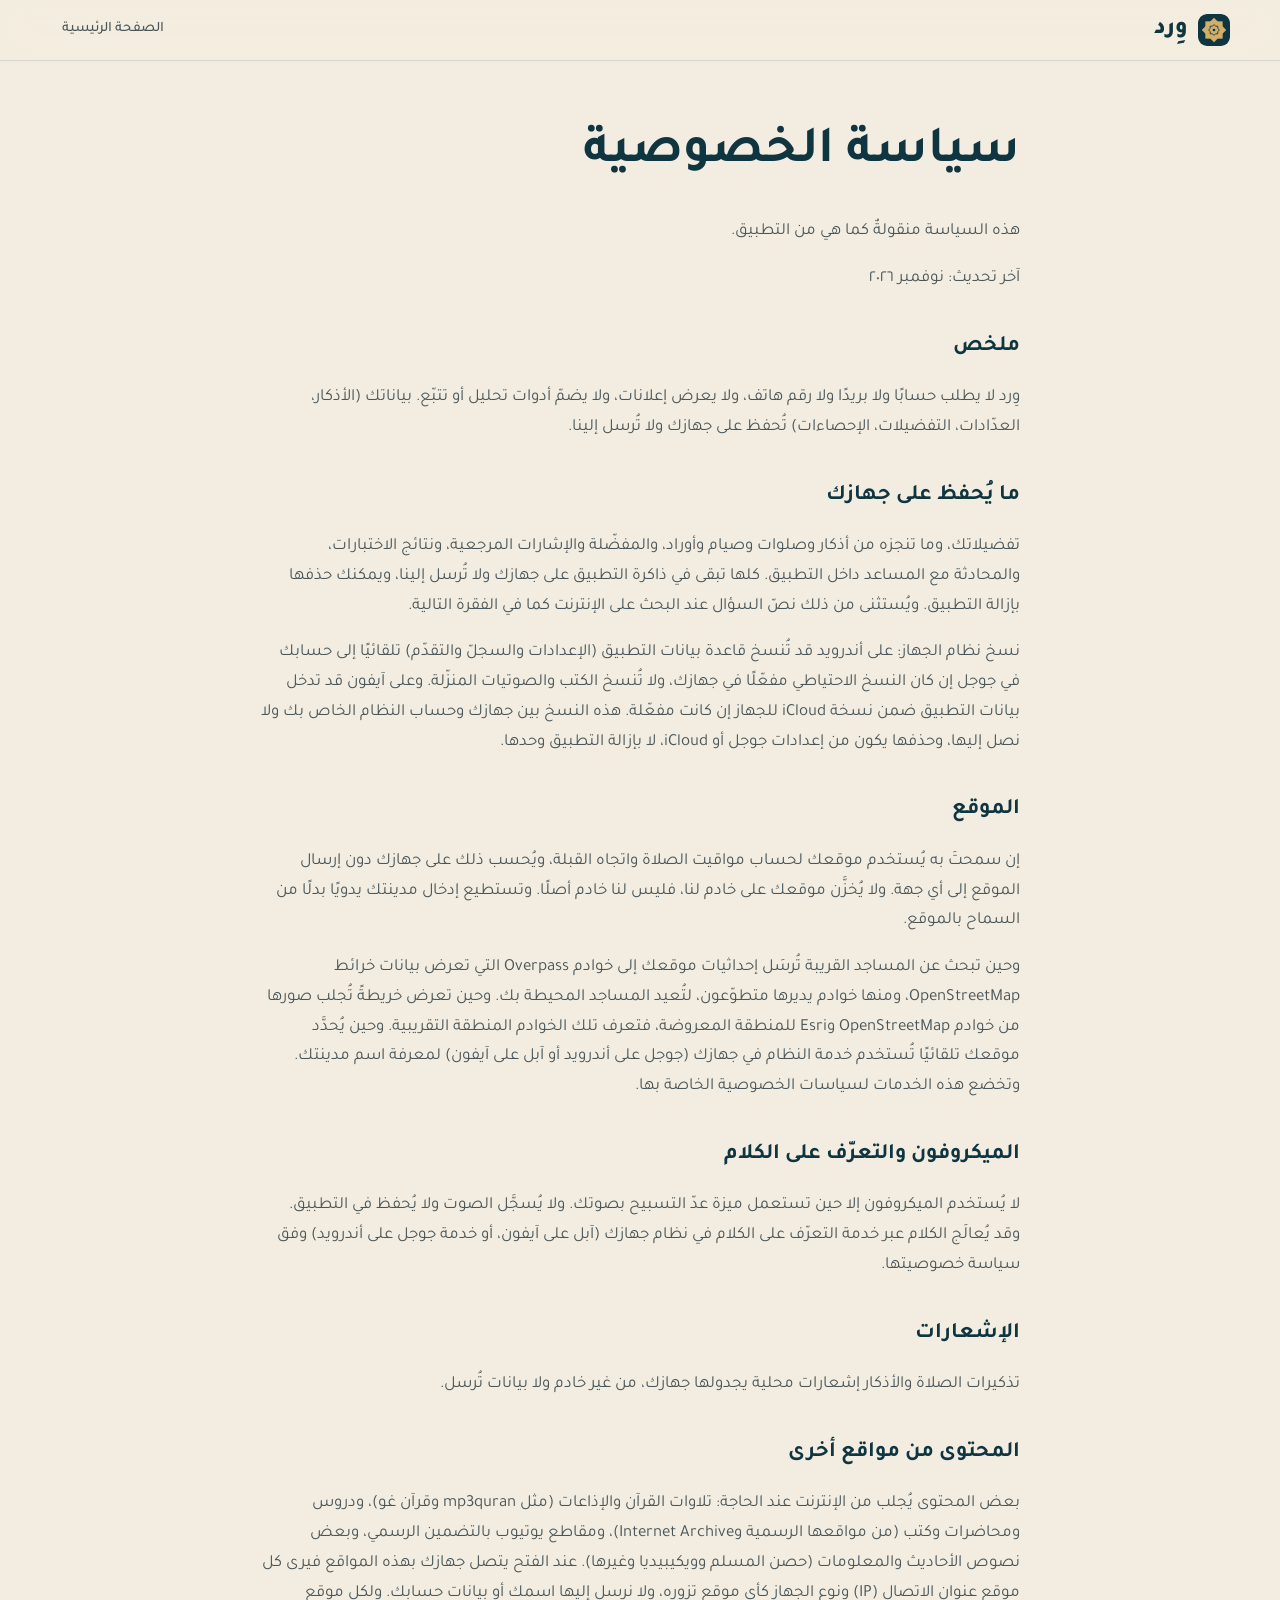
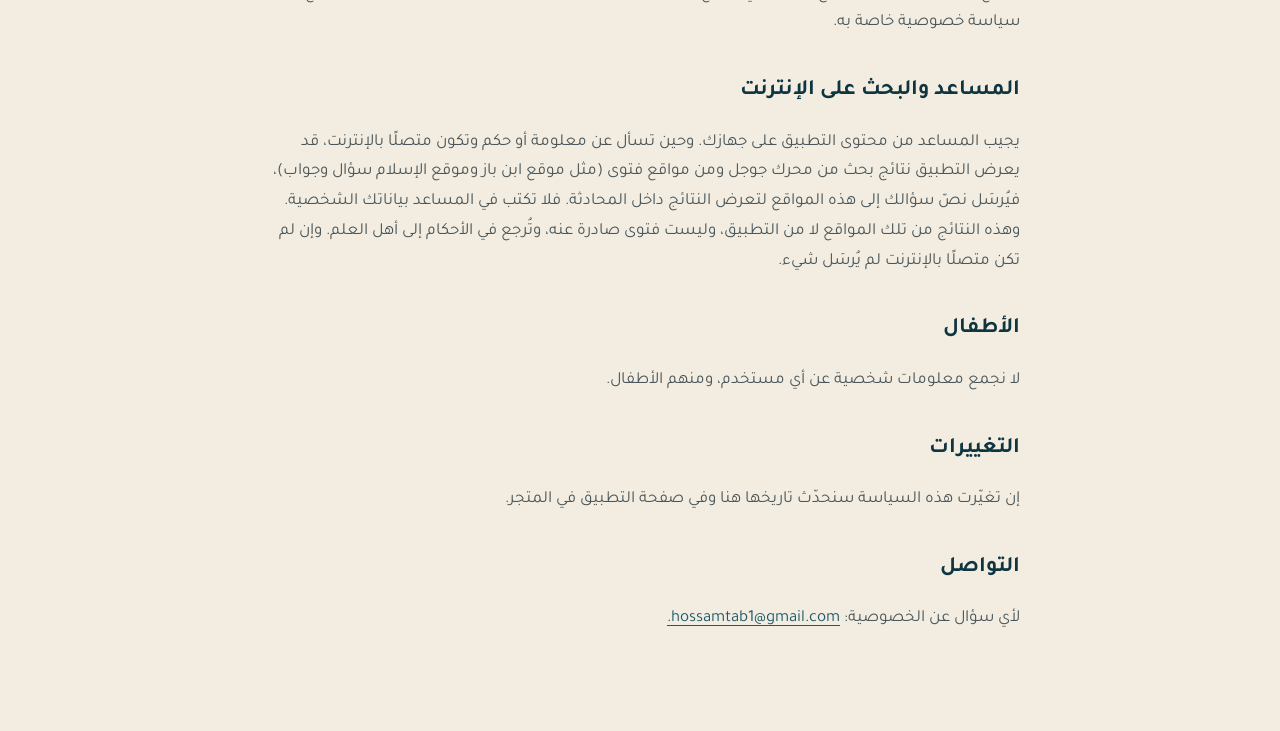
<file: privacy.html>
<!doctype html>
<html lang="ar" dir="rtl">
<head>
<meta charset="utf-8">
<meta name="viewport" content="width=device-width, initial-scale=1">
<title>سياسة الخصوصية — وِرد</title>
<meta name="description" content="سياسة خصوصية تطبيق وِرد: ما يُحفظ على جهازك، وما يُرسل إلى خدمات خارجية عند استعمال بعض الميزات.">
<link rel="icon" href="assets/img/mark.svg" type="image/svg+xml">
<link rel="icon" href="assets/img/icon.png" sizes="192x192">
<link rel="stylesheet" href="assets/css/site.css">
<style>.doc { max-width: 760px; padding: 48px 0 80px; } .doc h1 { font-size: clamp(34px, 5vw, 52px); color: var(--teal-deep); margin: 0 0 6px; }
.doc h2 { color: var(--teal-deep); font-size: 22px; margin: 34px 0 8px; } .doc p { color: var(--ink-dim); }</style>
</head>
<body>
<header class="top"><div class="wrap"><a class="brand" href="./"><img src="assets/img/mark.svg" width="32" height="32" alt="">وِرد</a><nav class="chapters"><a href="./">الصفحة الرئيسية</a></nav></div></header>
<main class="wrap doc">
<h1>سياسة الخصوصية</h1>
<p>هذه السياسة منقولةٌ كما هي من التطبيق.</p>
<p>آخر تحديث: نوفمبر ٢٠٢٦</p>
<h2>ملخص</h2>
<p>وِرد لا يطلب حسابًا ولا بريدًا ولا رقم هاتف، ولا يعرض إعلانات، ولا يضمّ أدوات تحليل أو تتبّع. بياناتك (الأذكار، العدّادات، التفضيلات، الإحصاءات) تُحفظ على جهازك ولا تُرسل إلينا.</p>
<h2>ما يُحفظ على جهازك</h2>
<p>تفضيلاتك، وما تنجزه من أذكار وصلوات وصيام وأوراد، والمفضّلة والإشارات المرجعية، ونتائج الاختبارات، والمحادثة مع المساعد داخل التطبيق. كلها تبقى في ذاكرة التطبيق على جهازك ولا تُرسل إلينا، ويمكنك حذفها بإزالة التطبيق. ويُستثنى من ذلك نصّ السؤال عند البحث على الإنترنت كما في الفقرة التالية.</p>
<p>نسخ نظام الجهاز: على أندرويد قد تُنسخ قاعدة بيانات التطبيق (الإعدادات والسجلّ والتقدّم) تلقائيًا إلى حسابك في جوجل إن كان النسخ الاحتياطي مفعّلًا في جهازك، ولا تُنسخ الكتب والصوتيات المنزّلة. وعلى آيفون قد تدخل بيانات التطبيق ضمن نسخة iCloud للجهاز إن كانت مفعّلة. هذه النسخ بين جهازك وحساب النظام الخاص بك ولا نصل إليها، وحذفها يكون من إعدادات جوجل أو iCloud، لا بإزالة التطبيق وحدها.</p>
<h2>الموقع</h2>
<p>إن سمحتَ به يُستخدم موقعك لحساب مواقيت الصلاة واتجاه القبلة، ويُحسب ذلك على جهازك دون إرسال الموقع إلى أي جهة. ولا يُخزَّن موقعك على خادم لنا، فليس لنا خادم أصلًا. وتستطيع إدخال مدينتك يدويًا بدلًا من السماح بالموقع.</p>
<p>وحين تبحث عن المساجد القريبة تُرسَل إحداثيات موقعك إلى خوادم Overpass التي تعرض بيانات خرائط OpenStreetMap، ومنها خوادم يديرها متطوّعون، لتُعيد المساجد المحيطة بك. وحين تعرض خريطةً تُجلب صورها من خوادم OpenStreetMap وEsri للمنطقة المعروضة، فتعرف تلك الخوادم المنطقة التقريبية. وحين يُحدَّد موقعك تلقائيًا تُستخدم خدمة النظام في جهازك (جوجل على أندرويد أو آبل على آيفون) لمعرفة اسم مدينتك. وتخضع هذه الخدمات لسياسات الخصوصية الخاصة بها.</p>
<h2>الميكروفون والتعرّف على الكلام</h2>
<p>لا يُستخدم الميكروفون إلا حين تستعمل ميزة عدّ التسبيح بصوتك. ولا يُسجَّل الصوت ولا يُحفظ في التطبيق. وقد يُعالَج الكلام عبر خدمة التعرّف على الكلام في نظام جهازك (آبل على آيفون، أو خدمة جوجل على أندرويد) وفق سياسة خصوصيتها.</p>
<h2>الإشعارات</h2>
<p>تذكيرات الصلاة والأذكار إشعارات محلية يجدولها جهازك، من غير خادم ولا بيانات تُرسل.</p>
<h2>المحتوى من مواقع أخرى</h2>
<p>بعض المحتوى يُجلب من الإنترنت عند الحاجة: تلاوات القرآن والإذاعات (مثل mp3quran وقرآن غو)، ودروس ومحاضرات وكتب (من مواقعها الرسمية وInternet Archive)، ومقاطع يوتيوب بالتضمين الرسمي، وبعض نصوص الأحاديث والمعلومات (حصن المسلم وويكيبيديا وغيرها). عند الفتح يتصل جهازك بهذه المواقع فيرى كل موقع عنوان الاتصال (IP) ونوع الجهاز كأي موقع تزوره، ولا نرسل إليها اسمك أو بيانات حسابك. ولكل موقع سياسة خصوصية خاصة به.</p>
<h2>المساعد والبحث على الإنترنت</h2>
<p>يجيب المساعد من محتوى التطبيق على جهازك. وحين تسأل عن معلومة أو حكم وتكون متصلًا بالإنترنت، قد يعرض التطبيق نتائج بحث من محرك جوجل ومن مواقع فتوى (مثل موقع ابن باز وموقع الإسلام سؤال وجواب)، فيُرسَل نصّ سؤالك إلى هذه المواقع لتعرض النتائج داخل المحادثة. فلا تكتب في المساعد بياناتك الشخصية. وهذه النتائج من تلك المواقع لا من التطبيق، وليست فتوى صادرة عنه، وتُرجع في الأحكام إلى أهل العلم. وإن لم تكن متصلًا بالإنترنت لم يُرسَل شيء.</p>
<h2>الأطفال</h2>
<p>لا نجمع معلومات شخصية عن أي مستخدم، ومنهم الأطفال.</p>
<h2>التغييرات</h2>
<p>إن تغيّرت هذه السياسة سنحدّث تاريخها هنا وفي صفحة التطبيق في المتجر.</p>
<h2>التواصل</h2>
<p>لأي سؤال عن الخصوصية: <a href="mailto:hossamtab1@gmail.com.">hossamtab1@gmail.com.</a></p>
</main>
</body>
</html>
</file>
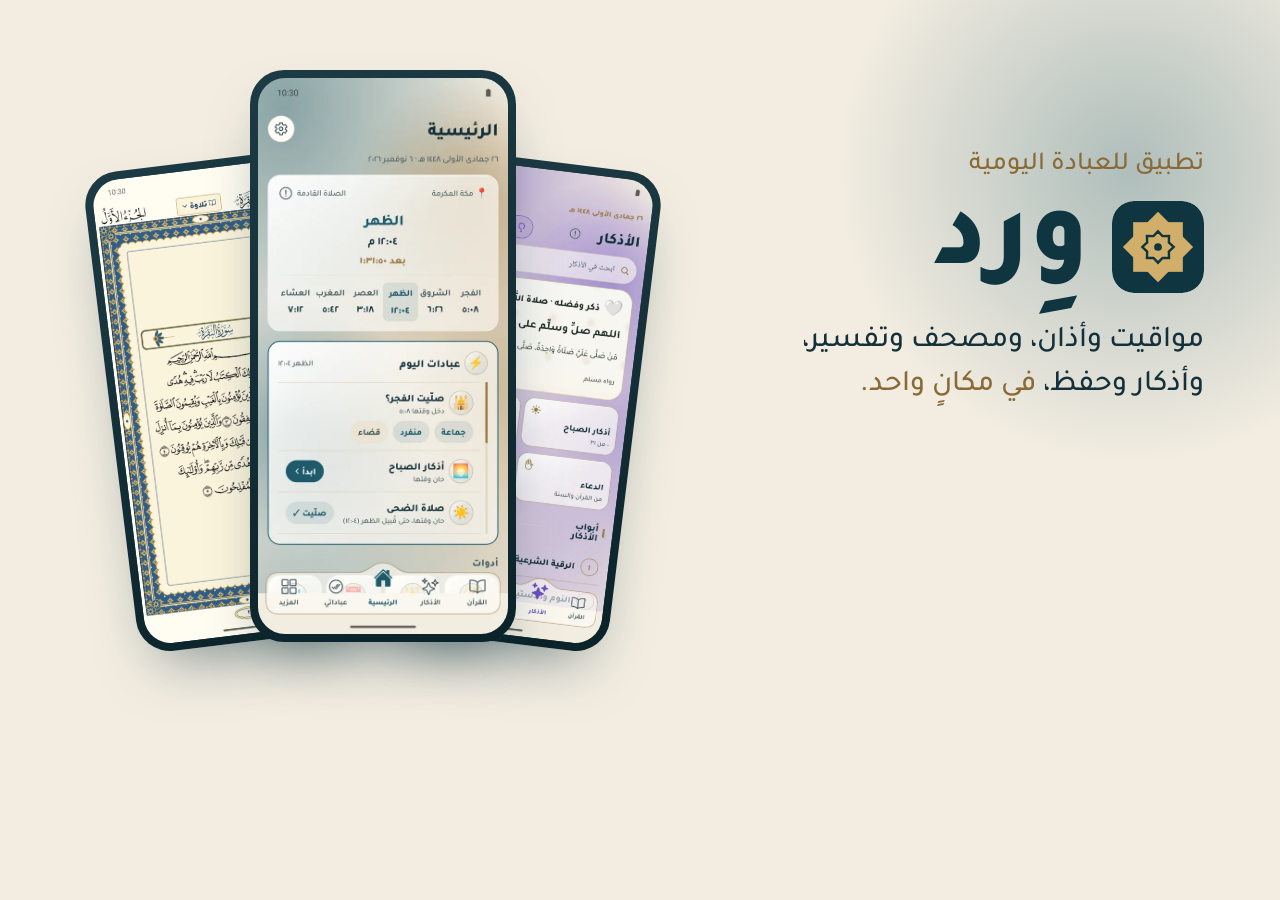
<file: tools/og.html>
<!doctype html>
<html lang="ar" dir="rtl">
<head>
<meta charset="utf-8">
<!-- صورة المشاركة 1200×630: لقطات حقيقية من التطبيق ونصّ عربي. تُصوَّر بـ tools/build-og.py ولا تُنشر هذه الصفحة. -->
<style>
@font-face { font-family: 'Tajawal'; font-weight: 800; src: url('../docs/assets/fonts/tajawal-800.woff'); }
@font-face { font-family: 'Tajawal'; font-weight: 500; src: url('../docs/assets/fonts/tajawal-500.woff'); }
html, body { margin: 0; }
body { width: 1200px; height: 630px; overflow: hidden; font-family: 'Tajawal'; background: #F3EDE1; position: relative; }
.glow { position: absolute; inset: -240px -260px auto auto; width: 820px; height: 820px; border-radius: 50%; background: radial-gradient(closest-side, rgba(31, 90, 107, 0.32), transparent 72%); }
.text { position: absolute; right: 76px; top: 150px; width: 520px; }
.eyebrow { color: #8A6A36; font-weight: 500; font-size: 26px; }
h1 { margin: 10px 0 18px; font-weight: 800; font-size: 112px; line-height: 1; color: #0F3540; display: flex; align-items: center; gap: 22px; }
h1 img { width: 92px; height: 92px; border-radius: 22px; }
p { margin: 0; font-weight: 500; font-size: 30px; line-height: 1.45; color: #14303A; }
p em { font-style: normal; color: #8A6A36; }
.phones { position: absolute; left: 10px; top: 40px; width: 560px; height: 600px; }
.phone { position: absolute; border-radius: 34px; padding: 8px; background: linear-gradient(160deg, #1d3b45, #0b2229); box-shadow: 0 30px 60px -24px rgba(15, 53, 64, 0.55); }
.phone img { display: block; border-radius: 27px; width: 100%; }
.a { width: 210px; left: 20px; top: 120px; transform: rotate(-7deg); }
.b { width: 250px; left: 160px; top: 30px; z-index: 2; }
.c { width: 210px; left: 320px; top: 120px; transform: rotate(7deg); }
</style>
</head>
<body>
<div class="glow"></div>
<div class="phones">
  <div class="phone a"><img src="../docs/assets/img/mushaf-540.webp" alt=""></div>
  <div class="phone b"><img src="../docs/assets/img/home-540.webp" alt=""></div>
  <div class="phone c"><img src="../docs/assets/img/athkar-540.webp" alt=""></div>
</div>
<div class="text">
  <div class="eyebrow">تطبيق للعبادة اليومية</div>
  <h1><img src="../docs/assets/img/mark.svg" alt="">وِرد</h1>
  <p>مواقيت وأذان، ومصحف وتفسير،<br>وأذكار وحفظ، <em>في مكانٍ واحد.</em></p>
</div>
</body>
</html>
</file>
<file: assets/css/site.css>
/* وِرد — صفحة العرض. ألوان الهوية من src/lib/theme.ts في التطبيق. */
@font-face { font-family: 'Tajawal'; font-weight: 400; font-display: swap; src: url('../fonts/tajawal-400.woff') format('woff'); }
@font-face { font-family: 'Tajawal'; font-weight: 500; font-display: swap; src: url('../fonts/tajawal-500.woff') format('woff'); }
@font-face { font-family: 'Tajawal'; font-weight: 700; font-display: swap; src: url('../fonts/tajawal-700.woff') format('woff'); }
@font-face { font-family: 'Tajawal'; font-weight: 800; font-display: swap; src: url('../fonts/tajawal-800.woff') format('woff'); }

:root {
  --bg: #F3EDE1;
  --paper: #FBF8F2;
  --surface: #FFFDF8;
  --ink: #14303A;
  --ink-dim: #4A5659;
  --teal: #1F5A6B;
  --teal-deep: #0F3540;
  --teal-soft: #DCE9EC;
  --gold: #7A5C2C;
  --gold-soft: #EADFC8;
  --line: rgba(20, 48, 58, 0.12);
  --night: #0C1A20;
  --night-ink: #ECE6D8;
  --night-dim: #A9B9BD;
  --radius: 28px;
  --wrap: 1180px;
  --pad: clamp(16px, 4vw, 40px);
  --shadow: 0 30px 60px -28px rgba(15, 53, 64, 0.45), 0 8px 20px -12px rgba(15, 53, 64, 0.25);
}

* { box-sizing: border-box; }
html { scroll-behavior: smooth; scroll-padding-top: 76px; -webkit-text-size-adjust: 100%; }
@media (prefers-reduced-motion: reduce) { html { scroll-behavior: auto; } }
body {
  margin: 0;
  font-family: 'Tajawal', 'Segoe UI', Tahoma, sans-serif;
  color: var(--ink);
  background: var(--bg);
  line-height: 1.75;
  font-size: 17px;
  overflow-x: clip;
}
img { display: block; max-width: 100%; height: auto; }
a { color: var(--teal); text-underline-offset: 4px; }
:focus-visible { outline: 3px solid var(--gold); outline-offset: 3px; border-radius: 6px; }
.wrap { width: min(var(--wrap), 100% - 2 * var(--pad)); margin-inline: auto; }
.skip { position: absolute; inset-inline-start: 12px; top: -60px; background: var(--teal); color: #fff; padding: 10px 16px; border-radius: 10px; z-index: 50; }
.skip:focus { top: 12px; }
.sr-only { position: absolute; width: 1px; height: 1px; overflow: hidden; clip: rect(0 0 0 0); white-space: nowrap; }

/* شريط التنقّل */
.top {
  position: sticky; top: 0; z-index: 30;
  background: color-mix(in srgb, var(--bg) 82%, transparent);
  backdrop-filter: saturate(1.4) blur(14px);
  -webkit-backdrop-filter: saturate(1.4) blur(14px);
  border-bottom: 1px solid var(--line);
}
.top .wrap { display: flex; align-items: center; gap: 18px; height: 60px; }
.brand { display: inline-flex; align-items: center; gap: 10px; font-weight: 800; font-size: 24px; color: var(--teal-deep); text-decoration: none; letter-spacing: 0; white-space: nowrap; }
.brand { padding-inline-end: 10px; }
.brand img { width: 32px; height: 32px; border-radius: 9px; }
.brand small { font-weight: 500; font-size: 13px; color: var(--ink-dim); margin-inline-start: 8px; }
.chapters { display: flex; gap: 4px; overflow-x: auto; scrollbar-width: none; margin-inline-start: auto; }
.chapters::-webkit-scrollbar { display: none; }
.chapters a { flex: none; text-decoration: none; color: var(--ink-dim); font-size: 14.5px; font-weight: 500; padding: 7px 12px; border-radius: 999px; }
.chapters a:hover, .chapters a[aria-current='true'] { color: var(--teal-deep); background: var(--gold-soft); }

/* الافتتاح */
.hero { position: relative; padding: clamp(40px, 8vw, 96px) 0 clamp(40px, 7vw, 90px); overflow: hidden; }
/* نقش النجمة الثمانية: زخرفة الهوية، خافتة جدًا علشان ما تنافسش المحتوى */
.pattern-bg { background-image: url("data:image/svg+xml,%3Csvg xmlns='http://www.w3.org/2000/svg' width='72' height='72' viewBox='0 0 100 100'%3E%3Cg fill='none' stroke='%231F5A6B' stroke-opacity='.045' stroke-width='2'%3E%3Crect x='27' y='27' width='46' height='46'/%3E%3Crect x='27' y='27' width='46' height='46' transform='rotate(45 50 50)'/%3E%3C/g%3E%3C/svg%3E"); }
.hero.pattern-bg { background-color: var(--bg); }
.hero::before {
  content: ''; position: absolute; inset: -20% -30% auto auto; width: 75vw; height: 75vw; max-width: 900px; max-height: 900px;
  background: radial-gradient(closest-side, rgba(31, 90, 107, 0.28), transparent 70%);
  pointer-events: none;
}
.hero .wrap { position: relative; display: grid; grid-template-columns: 1.1fr 0.9fr; gap: clamp(24px, 5vw, 64px); align-items: center; }
.eyebrow { display: inline-flex; align-items: center; gap: 10px; color: var(--gold); font-weight: 700; font-size: 15px; letter-spacing: 0; }
.eyebrow img { width: 22px; height: 22px; border-radius: 6px; }
.hero h1 { font-size: clamp(42px, 7.2vw, 88px); line-height: 1.12; font-weight: 800; margin: 14px 0 18px; color: var(--teal-deep); }
.hero h1 em { font-style: normal; color: var(--gold); }
.lead { font-size: clamp(18px, 2.1vw, 22px); color: var(--ink-dim); max-width: 36em; margin: 0; }
.facts { display: flex; flex-wrap: wrap; gap: 10px; margin: 28px 0 0; padding: 0; list-style: none; }
.facts li { background: var(--surface); border: 1px solid var(--line); padding: 8px 14px; border-radius: 999px; font-size: 15px; font-weight: 500; }
.status-note { margin-top: 22px; font-size: 14.5px; color: var(--ink-dim); }
.status-note strong { color: var(--ink); }

/* إطار الهاتف: اللقطة كما هي بحوافّ مستديرة وحدّ رفيع */
.phone {
  position: relative; border-radius: 44px; padding: 10px; background: linear-gradient(160deg, #1d3b45, #0b2229);
  box-shadow: var(--shadow); width: 100%; max-width: 360px; margin-inline: auto;
}
.phone img { border-radius: 34px; width: 100%; aspect-ratio: 9 / 20; object-fit: cover; background: var(--paper); }
.phone.sm { max-width: 260px; border-radius: 36px; padding: 8px; }
.phone.sm img { border-radius: 28px; }
.hero .phones { position: relative; display: grid; justify-items: center; }
.hero .phones .back { position: absolute; width: 62%; inset-inline-start: -4%; top: 12%; transform: rotate(-6deg); opacity: 0.96; }
.hero .phones .front { position: relative; width: 78%; transform: translateX(-6%); }

/* الفصول */
.chapter { padding: clamp(56px, 8vw, 112px) 0; position: relative; }
.chapter + .chapter::before {
  content: ''; position: absolute; top: -9px; left: 50%; width: 18px; height: 18px; transform: translateX(-50%);
  background: url("data:image/svg+xml,%3Csvg xmlns='http://www.w3.org/2000/svg' viewBox='0 0 100 100'%3E%3Cg fill='%23B8975A'%3E%3Crect x='20' y='20' width='60' height='60'/%3E%3Crect x='20' y='20' width='60' height='60' transform='rotate(45 50 50)'/%3E%3C/g%3E%3C/svg%3E") center / contain no-repeat;
}
.chapter + .chapter { border-top: 1px solid var(--line); }
.night + .chapter::before, .chapter + .night::before { display: none; }
.chapter.alt { background: var(--paper); }
.kicker { display: flex; align-items: center; gap: 12px; color: var(--gold); font-weight: 700; font-size: 15px; margin: 0 0 12px; }
/* رقم الفصل داخل نجمة الهوية الصغيرة */
.kicker .num {
  display: inline-grid; place-items: center; width: 34px; height: 34px; flex: none;
  color: var(--teal-deep); font-weight: 800; font-size: 15px;
  background: url("data:image/svg+xml,%3Csvg xmlns='http://www.w3.org/2000/svg' viewBox='0 0 100 100'%3E%3Cg fill='%23E9D9B7'%3E%3Crect x='15' y='15' width='70' height='70'/%3E%3Crect x='15' y='15' width='70' height='70' transform='rotate(45 50 50)'/%3E%3C/g%3E%3C/svg%3E") center / contain no-repeat;
}
.night .kicker .num { color: var(--night); }
.chapter h2 { font-size: clamp(34px, 5.4vw, 64px); line-height: 1.15; margin: 0 0 18px; font-weight: 800; color: var(--teal-deep); max-width: 15em; }
.chapter h2 .quote-src { display: block; font-size: 15px; font-weight: 500; color: var(--ink-dim); margin-top: 10px; }
.chapter .intro { font-size: clamp(18px, 2vw, 21px); color: var(--ink-dim); max-width: 38em; margin: 0 0 clamp(32px, 5vw, 56px); }

.split { display: grid; grid-template-columns: repeat(2, minmax(0, 1fr)); gap: clamp(28px, 6vw, 80px); align-items: center; }
.split + .split { margin-top: clamp(56px, 8vw, 110px); }
.split.flip > :first-child { order: 2; }
.point h3 { font-size: clamp(24px, 2.8vw, 32px); margin: 0 0 10px; line-height: 1.3; color: var(--teal-deep); }
.point p { margin: 0 0 12px; color: var(--ink-dim); }
.point ul { margin: 6px 0 0; padding-inline-start: 1.1em; color: var(--ink-dim); }
.point li { margin: 4px 0; }
.point li::marker { color: var(--gold); }
.note { font-size: 14.5px; color: var(--ink-dim); border-inline-start: 3px solid var(--gold-soft); padding-inline-start: 12px; margin-top: 14px; }

/* صفّ لقطات صغيرة */
.gallery { display: grid; grid-template-columns: repeat(auto-fit, minmax(170px, 1fr)); gap: clamp(14px, 2.4vw, 28px); margin-top: clamp(32px, 5vw, 56px); }
.gallery figure { margin: 0; }
.gallery figcaption { text-align: center; font-size: 15px; font-weight: 500; margin-top: 12px; color: var(--ink-dim); }

/* تفصيلة مكبّرة من لقطة حقيقية */
.zoom { margin: 0; border-radius: 22px; overflow: hidden; box-shadow: var(--shadow); background: var(--surface); border: 1px solid var(--line); }
.zoom figcaption { font-size: 14px; color: var(--ink-dim); padding: 10px 16px 14px; background: var(--surface); border-top: 1px solid var(--line); }

/* فصل القرآن: هاتف ثابت تتبدّل لقطته مع الخطوات على الشاشات الكبيرة */
.scrolly { display: grid; grid-template-columns: minmax(0, 1fr) minmax(0, 1fr); gap: clamp(28px, 6vw, 80px); }
.scrolly .stage { position: sticky; top: 96px; align-self: start; height: max-content; }
.scrolly .stage .phone { position: relative; }
.scrolly .stage img { transition: opacity 0.5s ease; }
.scrolly .stage img + img { position: absolute; inset: 10px; width: calc(100% - 20px); opacity: 0; }
.scrolly .stage img.on { opacity: 1; }
.scrolly .steps { display: grid; gap: 0; }
.scrolly .step { min-height: 72vh; display: flex; flex-direction: column; justify-content: center; padding-block: 24px; }
.scrolly .step .inline-shot { display: none; }
.scrolly.compact .step { min-height: 56vh; }

/* الوضع الليلي */
.night { background: var(--night); color: var(--night-ink); }
.night .kicker { color: #D4BF94; }
.night h2 { color: #F4EFE4; }
.night .intro, .night .gallery figcaption { color: var(--night-dim); }
.night .phone { background: linear-gradient(160deg, #2a4650, #13262e); }

/* كل المميزات */
.index { display: grid; grid-template-columns: 240px minmax(0, 1fr); gap: clamp(24px, 4vw, 56px); align-items: start; }
.index nav { position: sticky; top: 84px; }
.index nav ol { list-style: none; margin: 0; padding: 0; display: grid; gap: 2px; }
.index nav a { display: block; text-decoration: none; color: var(--ink-dim); padding: 8px 12px; border-radius: 12px; font-weight: 500; }
.index nav a:hover { background: var(--gold-soft); color: var(--teal-deep); }
.group { margin-bottom: 40px; }
.group h3 { font-size: 24px; margin: 0 0 14px; color: var(--teal-deep); }
.feature { background: var(--surface); border: 1px solid var(--line); border-radius: 18px; margin-bottom: 10px; }
.feature summary { cursor: pointer; list-style: none; display: flex; align-items: center; gap: 12px; padding: 14px 18px; font-weight: 700; font-size: 17.5px; }
.feature summary::-webkit-details-marker { display: none; }
.feature summary::after { content: '+'; margin-inline-start: auto; font-weight: 500; font-size: 22px; color: var(--gold); transition: transform 0.2s; }
.feature[open] summary::after { transform: rotate(45deg); }
.feature summary .sum { font-weight: 400; color: var(--ink-dim); font-size: 15px; }
.feature .body { padding: 0 18px 18px; display: grid; grid-template-columns: minmax(0, 1fr) auto; gap: 18px; }
.feature dl { margin: 0; display: grid; grid-template-columns: max-content minmax(0, 1fr); gap: 6px 14px; font-size: 15.5px; }
.feature dt { color: var(--gold); font-weight: 700; }
.feature dd { margin: 0; color: var(--ink-dim); }
.feature .thumb { width: 120px; }
.feature .thumb img { border-radius: 14px; border: 1px solid var(--line); }
.badge { display: inline-block; font-size: 12.5px; font-weight: 700; padding: 3px 10px; border-radius: 999px; white-space: nowrap; }
.badge.seen { background: #DDEBDD; color: #23522A; }
.badge.code { background: var(--teal-soft); color: var(--teal-deep); }
.badge.device { background: #F3E3C7; color: #6E4B12; }
.legend { display: flex; flex-wrap: wrap; gap: 10px 18px; margin: 0 0 28px; font-size: 14.5px; color: var(--ink-dim); align-items: center; }

/* الختام */
footer { background-color: var(--teal-deep); color: #D7E3E5; padding: 64px 0 40px;
  background-image: url("data:image/svg+xml,%3Csvg xmlns='http://www.w3.org/2000/svg' width='72' height='72' viewBox='0 0 100 100'%3E%3Cg fill='none' stroke='%23D2AE6B' stroke-opacity='.10' stroke-width='2'%3E%3Crect x='27' y='27' width='46' height='46'/%3E%3Crect x='27' y='27' width='46' height='46' transform='rotate(45 50 50)'/%3E%3C/g%3E%3C/svg%3E"); }
footer .foot-brand { display: flex; align-items: center; gap: 14px; font-size: 40px; }
footer .foot-brand img { width: 44px; height: 44px; border-radius: 12px; }
footer .tagline { color: #E9D9B7; font-size: 20px; font-weight: 700; margin-bottom: 14px; }
footer a { color: #fff; }
footer .cols { display: grid; grid-template-columns: 1.4fr 1fr; gap: 32px; }
footer h2 { color: #fff; font-size: 30px; margin: 0 0 8px; }
footer p { margin: 0 0 10px; }
footer small { display: block; margin-top: 30px; color: #A9C0C4; font-size: 13.5px; }

/* الظهور أثناء التمرير: النص ظاهر دائمًا من غير JavaScript، والحركة تُضاف فقط لو مسموحة */
.js .reveal { opacity: 0; transform: translateY(26px); transition: opacity 0.8s ease, transform 0.8s cubic-bezier(0.2, 0.7, 0.2, 1); }
.js .reveal.in { opacity: 1; transform: none; }
@media (prefers-reduced-motion: reduce) {
  .js .reveal { opacity: 1; transform: none; transition: none; }
  .scrolly .stage img { transition: none; }
}

/* الشاشات المتوسطة والصغيرة */
@media (max-width: 900px) {
  /* التلاشي على طرف شريط الفصول بيقول إن فيه روابط أكتر بالتمرير */
  .chapters { mask-image: linear-gradient(to left, #000 85%, transparent); -webkit-mask-image: linear-gradient(to left, #000 85%, transparent); }
  /* فاصل واضح بين اسم التطبيق وروابط الفصول */
  .chapters { margin-inline-start: 10px; padding-inline-start: 10px; border-inline-start: 1px solid var(--line); }
  .hero .wrap { grid-template-columns: 1fr; }
  .hero .phones { max-width: 420px; margin-inline: auto; }
  .split, .scrolly { grid-template-columns: 1fr; }
  .split.flip > :first-child { order: 0; }
  .split .phone { max-width: 300px; }
  .scrolly .stage { display: none; }
  .scrolly .step { min-height: 0; padding-block: 0 48px; }
  .scrolly .step .inline-shot { display: block; margin-top: 22px; }
  .index { grid-template-columns: 1fr; }
  .index nav { position: static; }
  .index nav ol { display: flex; flex-wrap: wrap; gap: 6px; }
  .index nav a { background: var(--surface); border: 1px solid var(--line); padding: 6px 12px; border-radius: 999px; font-size: 14.5px; }
  footer .cols { grid-template-columns: 1fr; }
}
@media (max-width: 560px) {
  body { font-size: 16.5px; }
  .brand small { display: none; }
  .feature .body { grid-template-columns: 1fr; }
  .feature .thumb { width: 140px; }
  .feature dl { grid-template-columns: 1fr; gap: 2px; }
  .feature dt { margin-top: 8px; }
  .gallery { grid-template-columns: repeat(2, minmax(0, 1fr)); }
}

/* ===== أزرار الدعوة ===== */
.cta-row { display: flex; flex-wrap: wrap; gap: 12px; margin-top: 28px; }
.btn { display: inline-flex; align-items: center; justify-content: center; min-height: 52px; padding: 0 26px; border-radius: 999px; font-weight: 700; font-size: 17px; text-decoration: none; transition: transform 0.15s ease, box-shadow 0.15s ease, background-color 0.15s ease; }
.btn.primary { background: var(--teal-deep); color: #fff; box-shadow: 0 10px 24px -12px rgba(15, 53, 64, 0.7); }
.btn.primary:hover { background: var(--teal); transform: translateY(-1px); }
.btn.ghost { background: var(--surface); color: var(--teal-deep); border: 1px solid var(--line); }
.btn.ghost:hover { border-color: var(--teal); }
.btn.gold { background: #D2AE6B; color: var(--teal-deep); }
.btn.gold:hover { background: #E2C487; transform: translateY(-1px); }
@media (prefers-reduced-motion: reduce) { .btn { transition: none; } .btn:hover { transform: none; } }
.hero .facts { margin-top: 26px; }

/* ===== شريط الدعوة الختامي ===== */
.cta-band { background-color: var(--teal-deep); color: #D7E3E5; text-align: center; padding: clamp(56px, 8vw, 96px) 0;
  background-image: url("data:image/svg+xml,%3Csvg xmlns='http://www.w3.org/2000/svg' width='72' height='72' viewBox='0 0 100 100'%3E%3Cg fill='none' stroke='%23D2AE6B' stroke-opacity='.10' stroke-width='2'%3E%3Crect x='27' y='27' width='46' height='46'/%3E%3Crect x='27' y='27' width='46' height='46' transform='rotate(45 50 50)'/%3E%3C/g%3E%3C/svg%3E"); }
.cta-band img { margin: 0 auto 18px; border-radius: 16px; }
.cta-band h2 { color: #fff; font-size: clamp(32px, 5vw, 54px); margin: 0 0 10px; }
.cta-band p { margin: 0 auto 26px; max-width: 32em; font-size: 19px; color: #C9D8DB; }

/* ===== الأسئلة الشائعة ===== */
.narrow { max-width: 820px; }
.faq details { border-bottom: 1px solid var(--line); }
.faq summary { cursor: pointer; list-style: none; padding: 20px 0; font-size: 19px; font-weight: 700; color: var(--teal-deep); display: flex; gap: 16px; align-items: center; }
.faq summary::-webkit-details-marker { display: none; }
.faq summary::after { content: '+'; margin-inline-start: auto; color: var(--gold); font-size: 24px; font-weight: 500; transition: transform 0.2s; }
.faq details[open] summary::after { transform: rotate(45deg); }
.faq p { margin: 0 0 22px; color: var(--ink-dim); }

/* ===== حالة النسخة التجريبية ===== */
.status-grid { display: grid; grid-template-columns: repeat(3, minmax(0, 1fr)); gap: 18px; }
.status-col { background: var(--surface); border: 1px solid var(--line); border-radius: 20px; padding: 20px 22px; }
.status-col h3 { margin: 0 0 12px; font-size: 18px; color: var(--teal-deep); display: flex; align-items: center; gap: 10px; }
.status-col ul { margin: 0; padding: 0; list-style: none; display: grid; gap: 6px; font-size: 15.5px; }
.status-col a { color: var(--ink); text-decoration: none; }
.status-col a:hover { color: var(--teal); text-decoration: underline; }
.status-col .why { color: var(--ink-dim); font-size: 14px; }

/* ملخّص الميزة تحت عنوانها في الفهرس */
.feature summary { flex-wrap: wrap; }
.feature summary .sum { flex: 1 1 260px; }

/* ===== تكبير الصور ===== */
.zoomable { cursor: zoom-in; }
.lightbox { border: 0; padding: 0; background: transparent; max-width: min(92vw, 520px); max-height: 94vh; overflow: visible; }
.lightbox::backdrop { background: rgba(8, 20, 25, 0.86); }
.lightbox img { display: block; max-height: 84vh; width: auto; max-width: 100%; margin: 0 auto; border-radius: 22px; box-shadow: 0 30px 80px rgba(0, 0, 0, 0.5); }
.lightbox .lb-caption { color: #E6EEF0; text-align: center; font-size: 15px; margin: 12px 0 0; }
.lightbox .lb-close { position: absolute; top: -14px; inset-inline-start: -14px; width: 44px; height: 44px; border-radius: 50%; border: 0; background: #fff; color: var(--teal-deep); font-size: 26px; line-height: 1; cursor: pointer; box-shadow: 0 6px 18px rgba(0, 0, 0, 0.3); }
.lightbox.wide { max-width: min(94vw, 1100px); }

@media (max-width: 900px) { .status-grid { grid-template-columns: 1fr; } }
@media (max-width: 560px) { .cta-row .btn { flex: 1 1 100%; } }

/* أرقام الفصل */
.counts { list-style: none; padding: 0; margin: clamp(24px, 4vw, 40px) 0 0; display: grid; grid-template-columns: repeat(auto-fit, minmax(130px, 1fr)); gap: 12px; }
.counts li { background: var(--surface); border: 1px solid var(--line); border-radius: 18px; padding: 16px 18px; display: flex; flex-direction: column; gap: 2px; }
.counts b { font-size: clamp(28px, 4vw, 38px); font-weight: 800; color: var(--teal-deep); line-height: 1.1; }
.counts span { font-size: 15px; color: var(--ink-dim); }

/* فوائد المتابعة الثلاث */
.benefits { display: grid; grid-template-columns: repeat(3, minmax(0, 1fr)); gap: clamp(20px, 3vw, 40px); margin-top: clamp(32px, 5vw, 56px); }
.benefits figure { margin: 0; }
.benefits figcaption { margin-top: 18px; }
.benefits h3 { margin: 0 0 6px; color: var(--teal-deep); font-size: 22px; }
.benefits p { margin: 0; color: var(--ink-dim); }
@media (max-width: 820px) { .benefits { grid-template-columns: 1fr; max-width: 300px; margin-inline: auto; } }
.more-link { margin-top: clamp(24px, 4vw, 40px); text-align: center; font-weight: 700; }
.more-link a { color: var(--teal); }

/* الوضع الليلي: كل الكلام أبيض */
.night .scrolly .step h3, .night .scrolly .step p, .night .scrolly .step li, .night .scrolly .step strong { color: #fff; }
.night .scrolly .step .note { color: #E3EBED; }

/* المشاركة */
.share-hadith { margin: 34px auto 6px; max-width: 28em; font-size: clamp(22px, 3.4vw, 30px); line-height: 1.8; color: #fff; }
.share-hadith .quote-src { display: block; margin-top: 4px; font-size: 15px; color: #C9D8DB; }
.share-row { display: flex; flex-wrap: wrap; gap: 10px; justify-content: center; margin-top: 8px; }
.btn.ghost-light { background: transparent; color: #fff; border: 1px solid rgba(255, 255, 255, 0.45); cursor: pointer; font: inherit; }
.btn.ghost-light:hover { background: rgba(255, 255, 255, 0.12); border-color: #fff; }

/* مشاركة أعلى الصفحة */
.share-top { margin-top: 22px; }
.share-label { display: block; font-size: 14px; color: var(--ink-dim, #5b6b70); margin-bottom: 8px; }
.share-top .share-row { justify-content: flex-start; margin-top: 0; }
.share-top .btn { padding: 8px 16px; font-size: 15px; cursor: pointer; font-family: inherit; }
</file>
